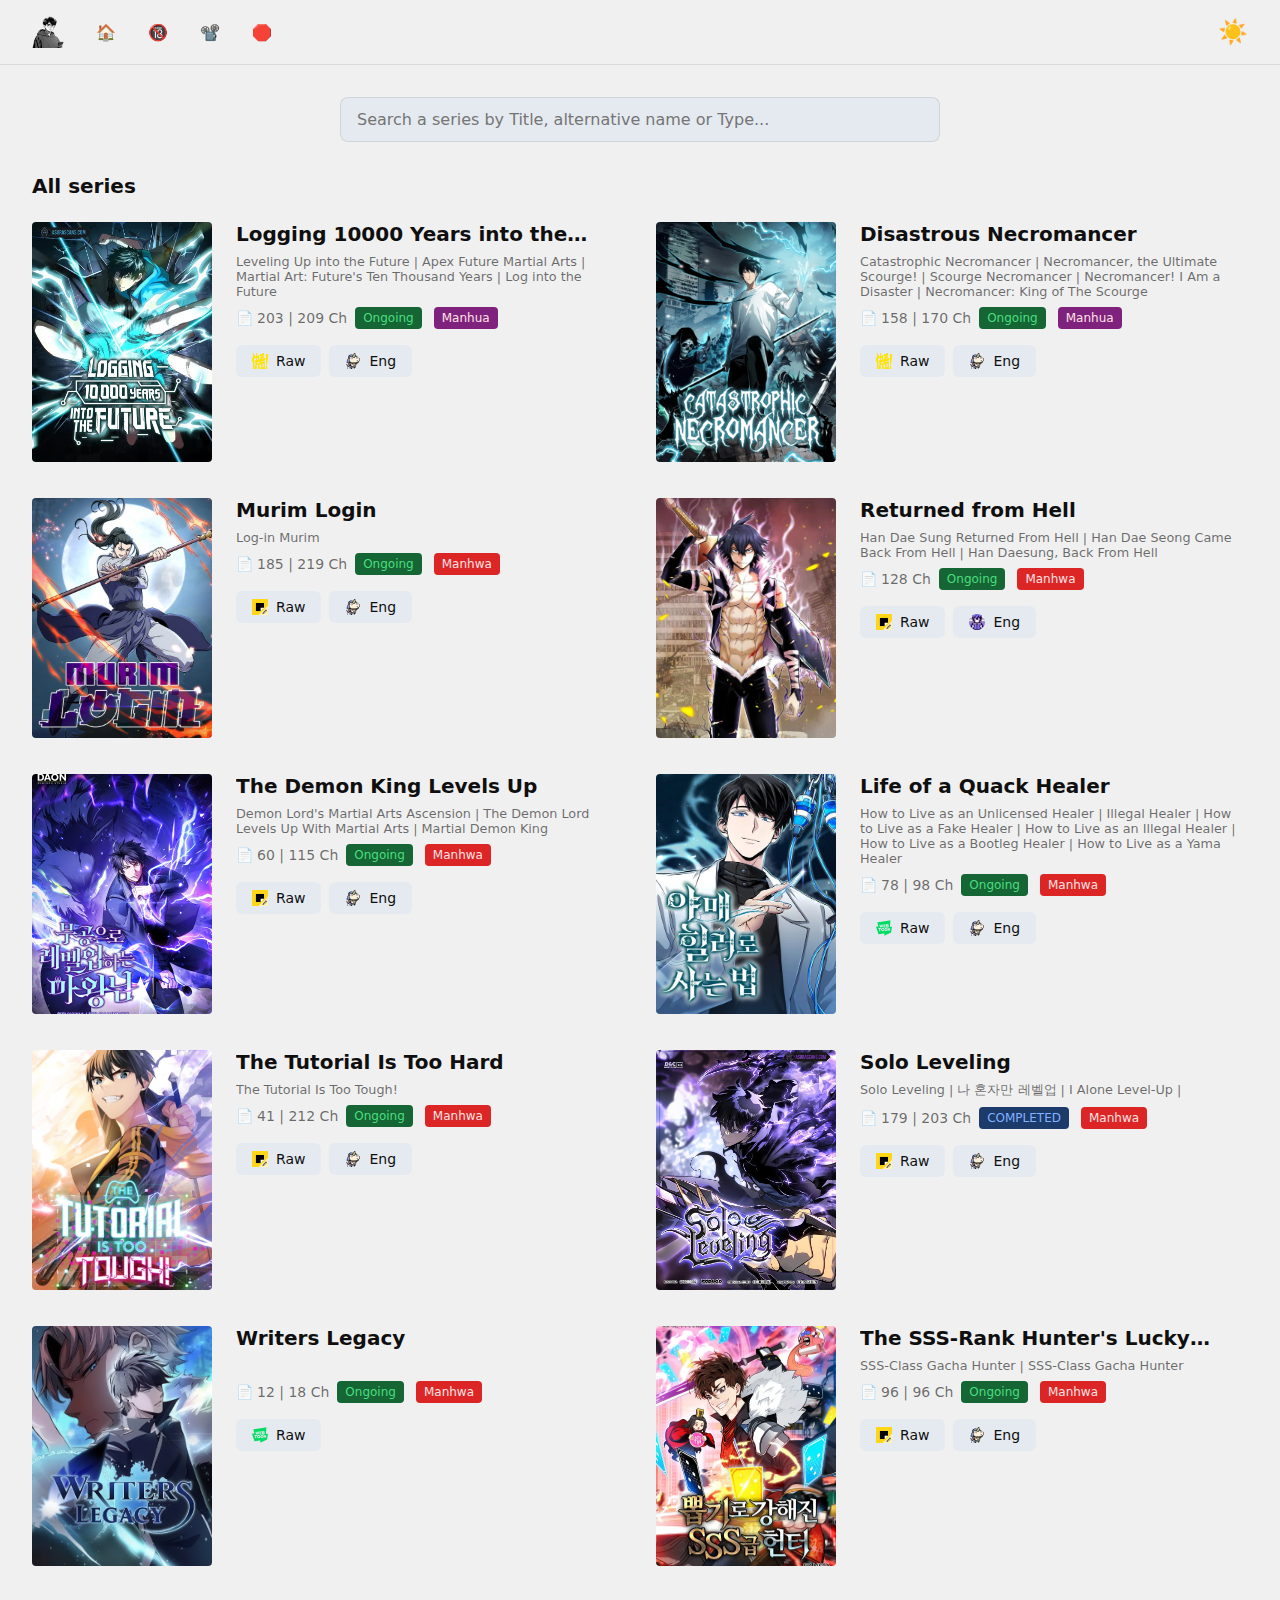
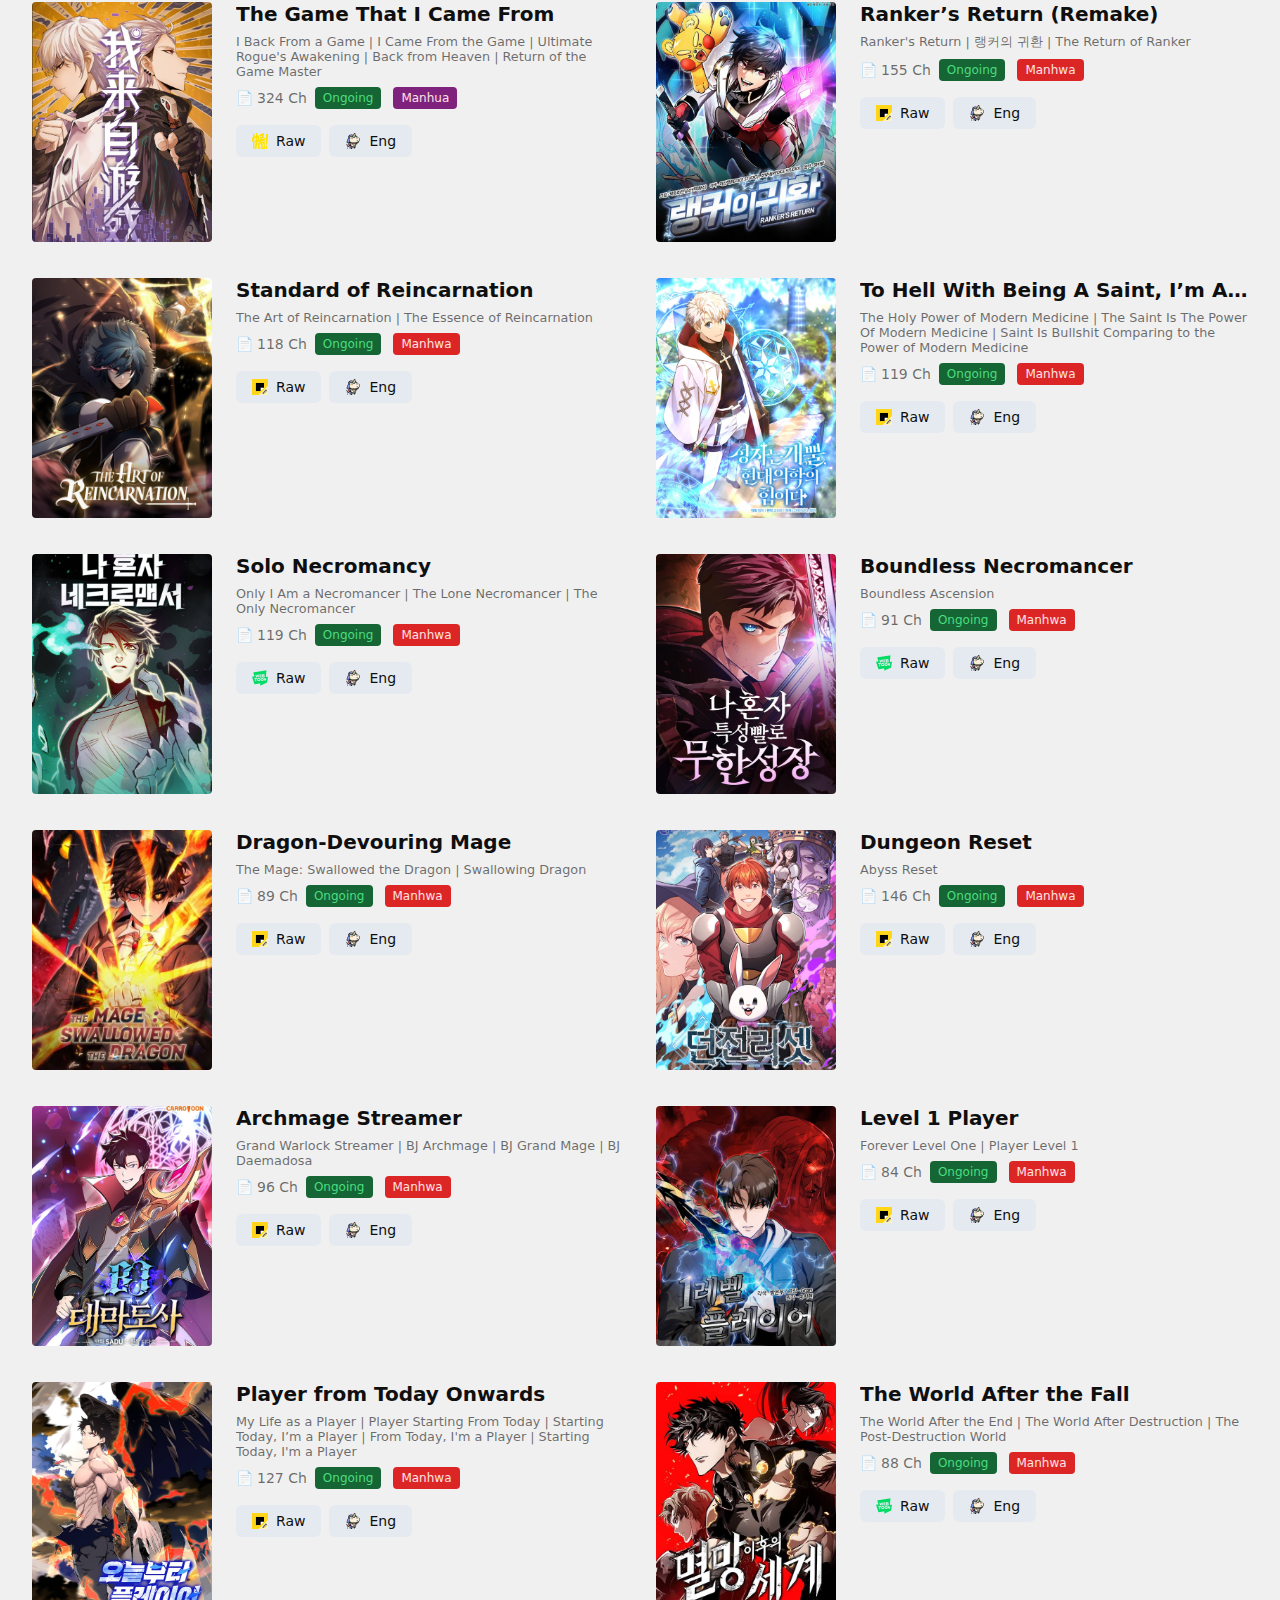
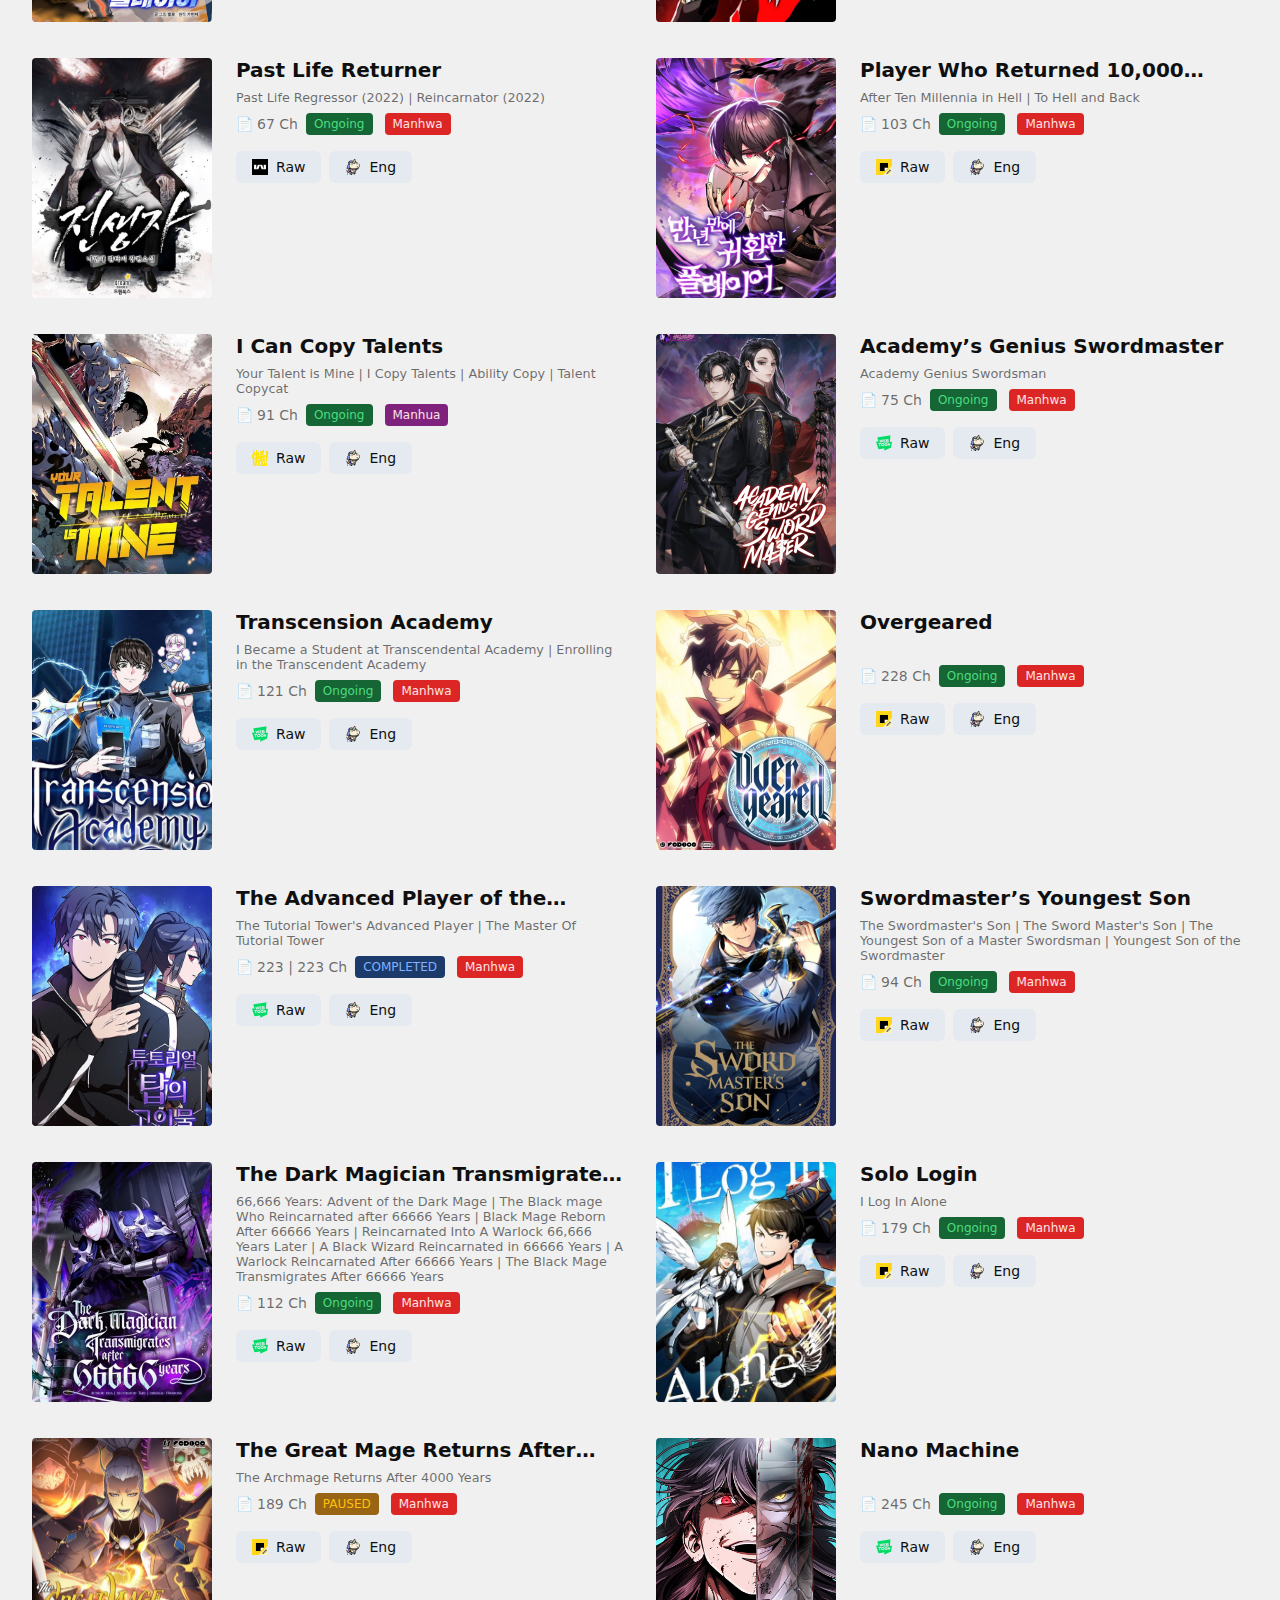
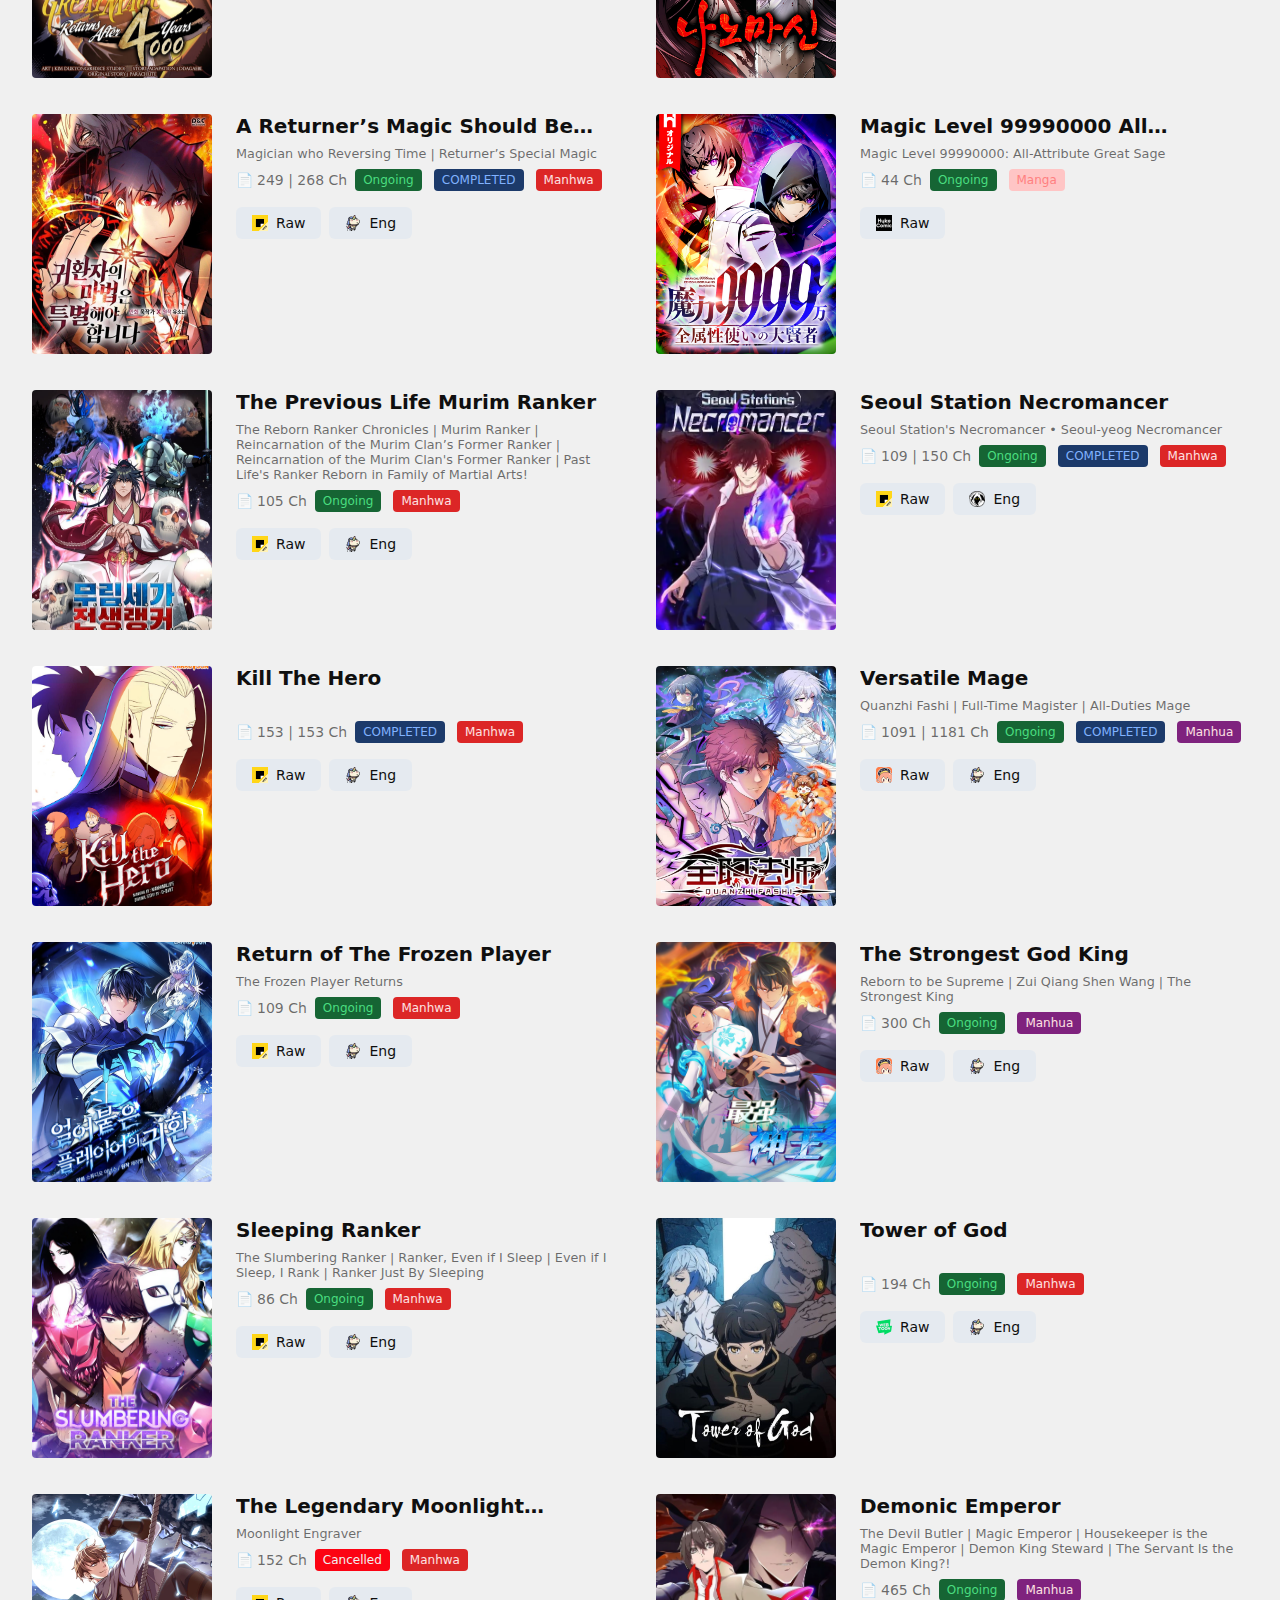
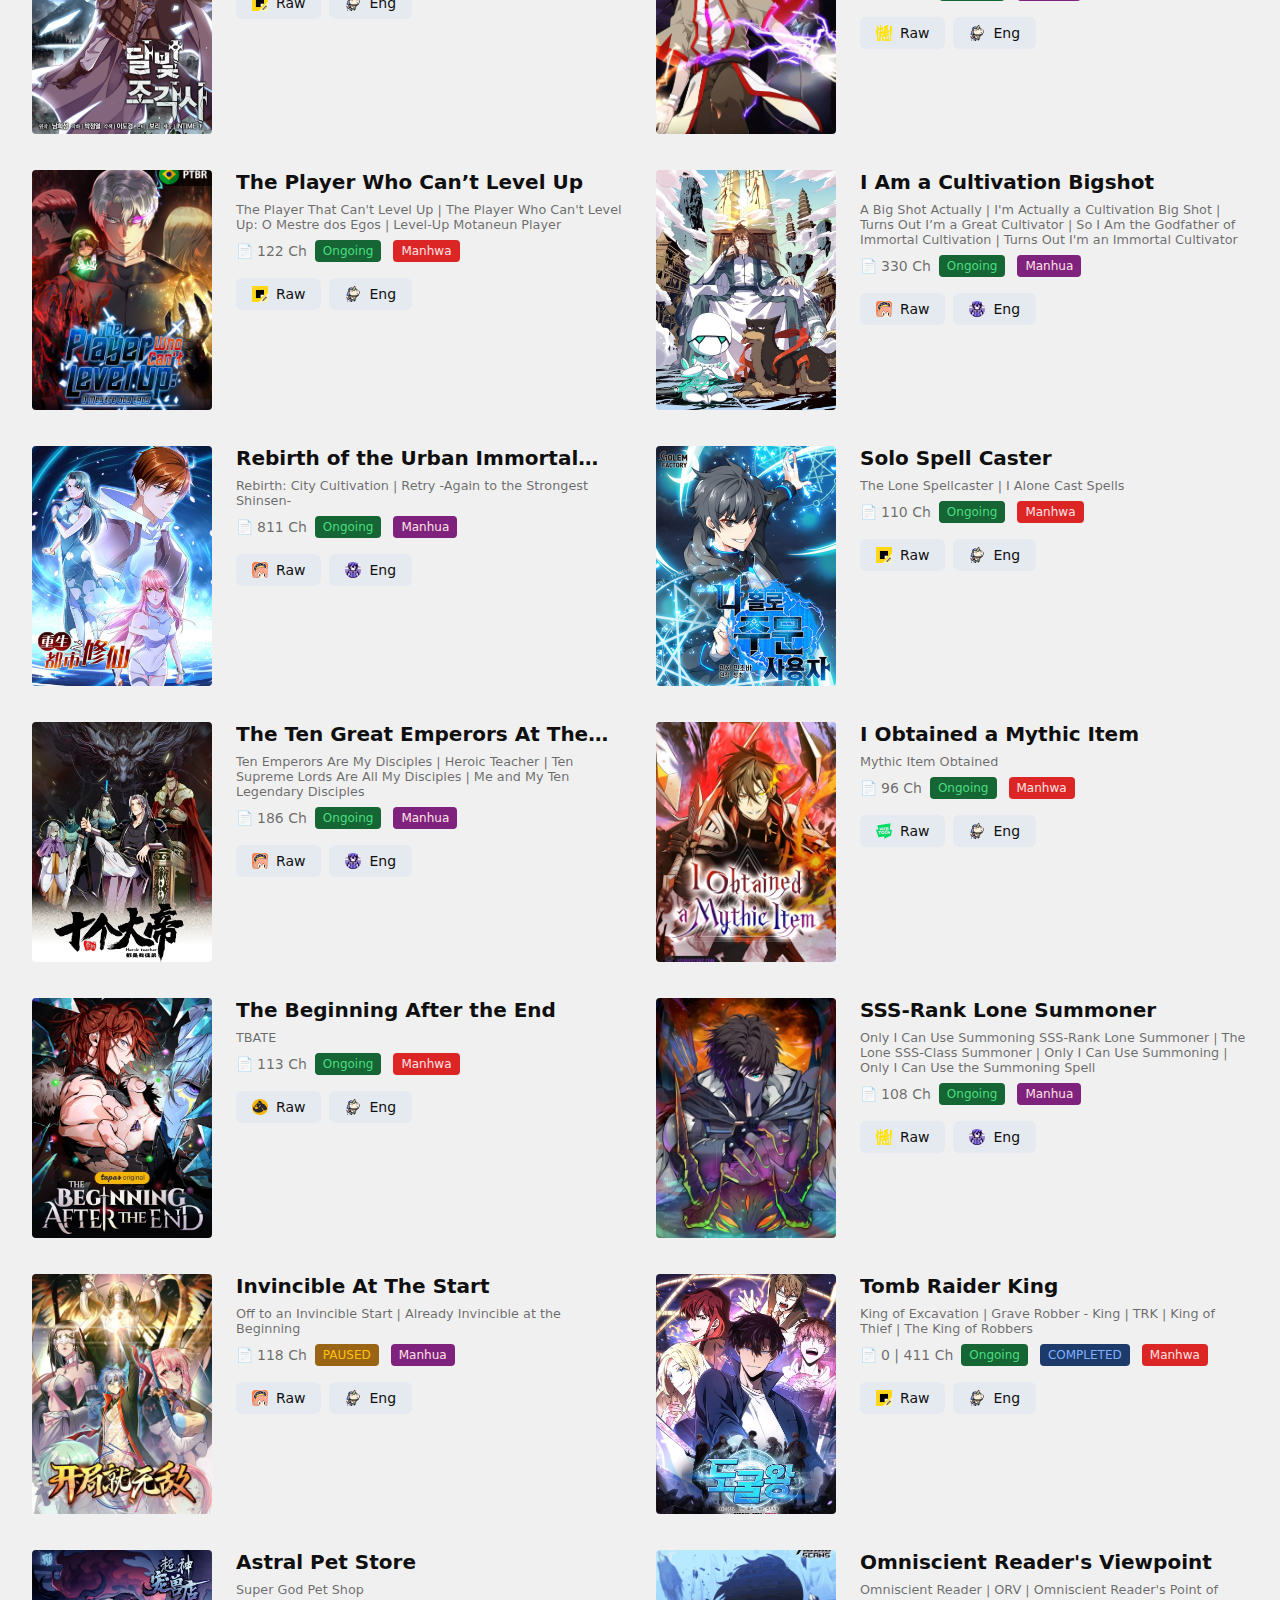
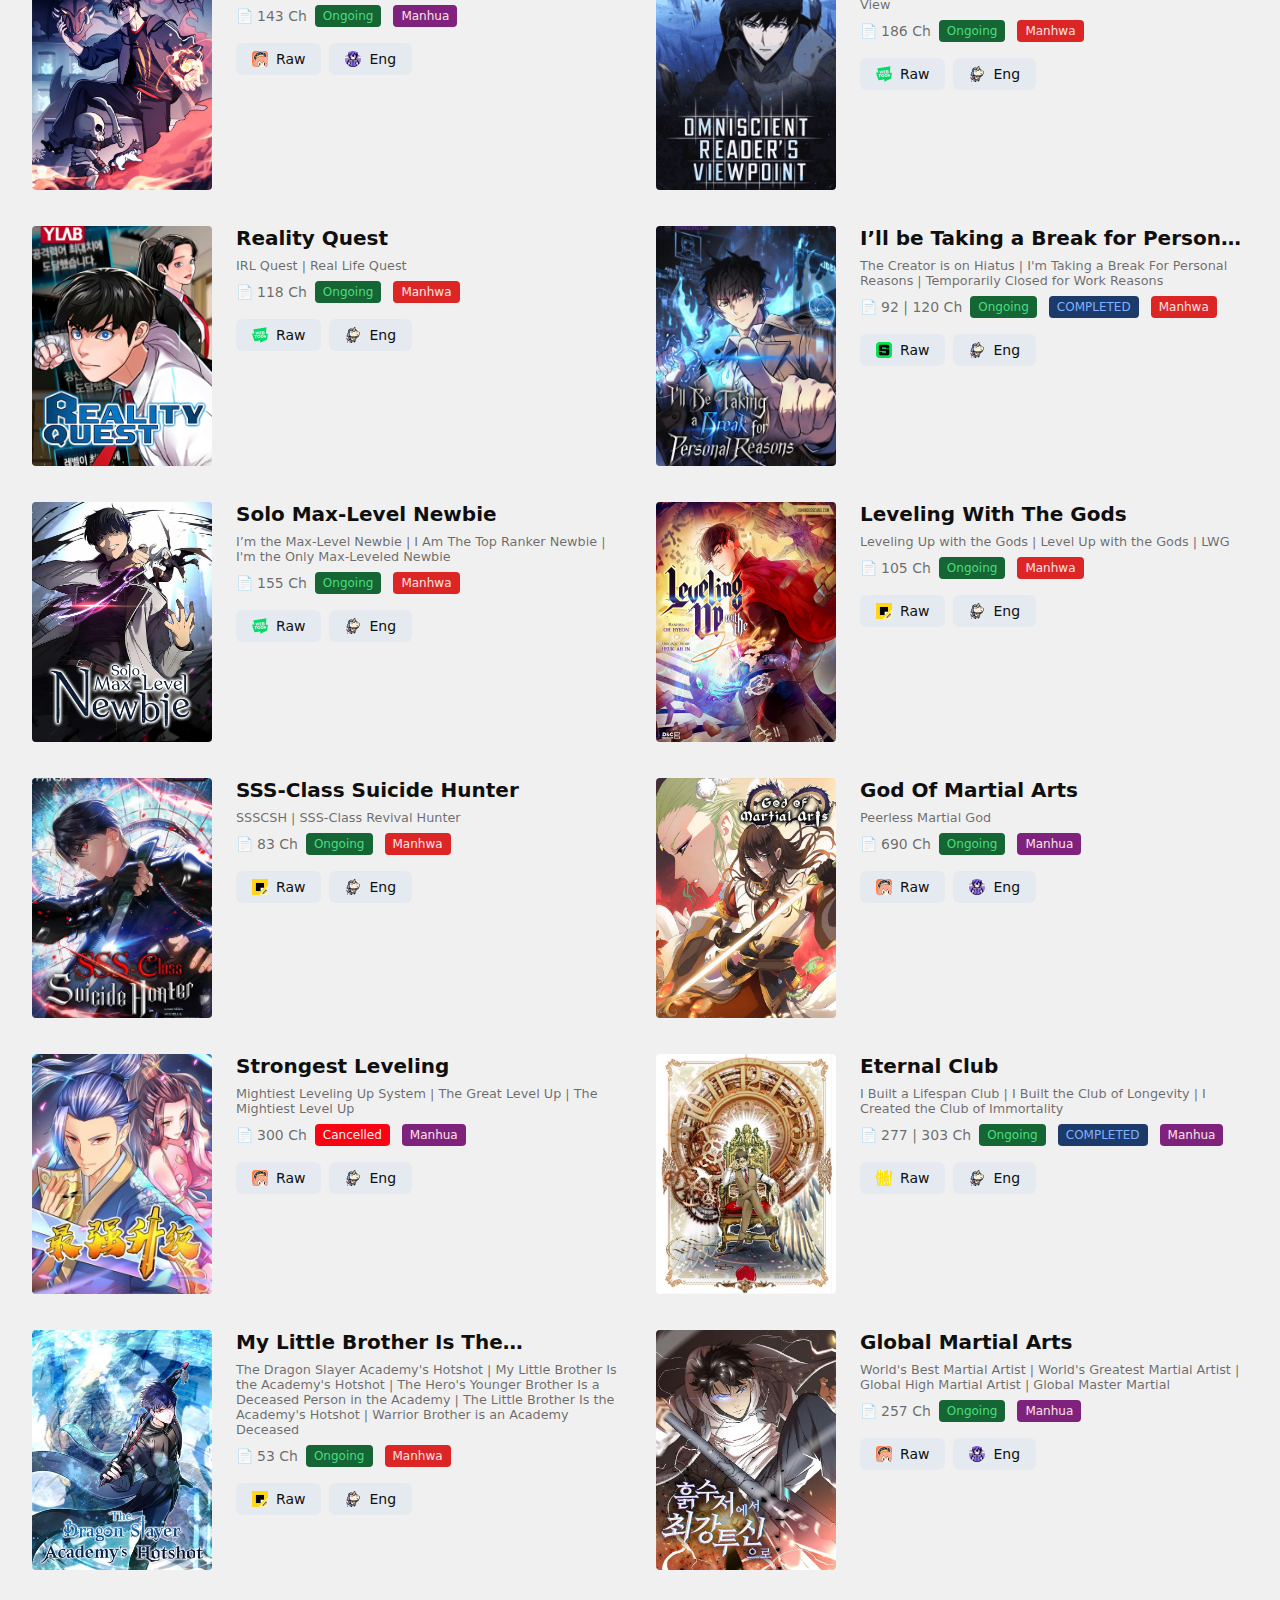
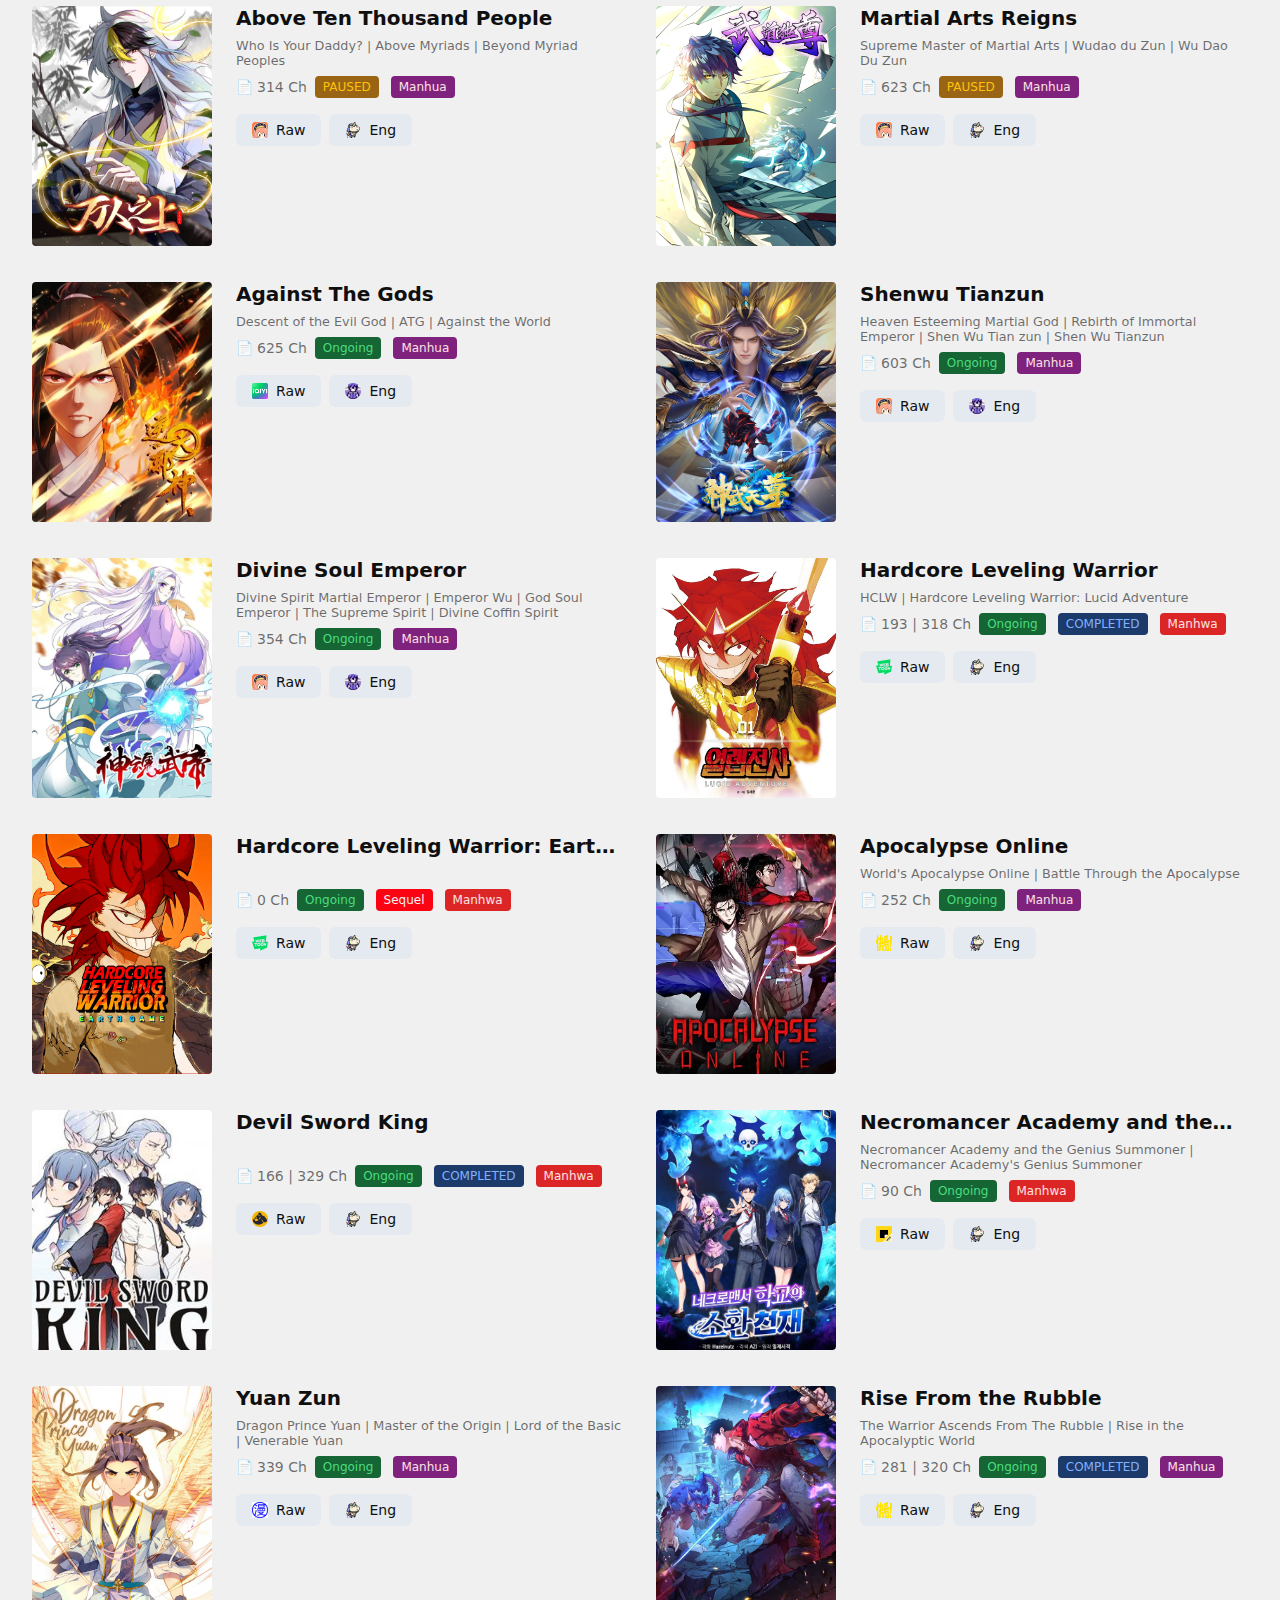
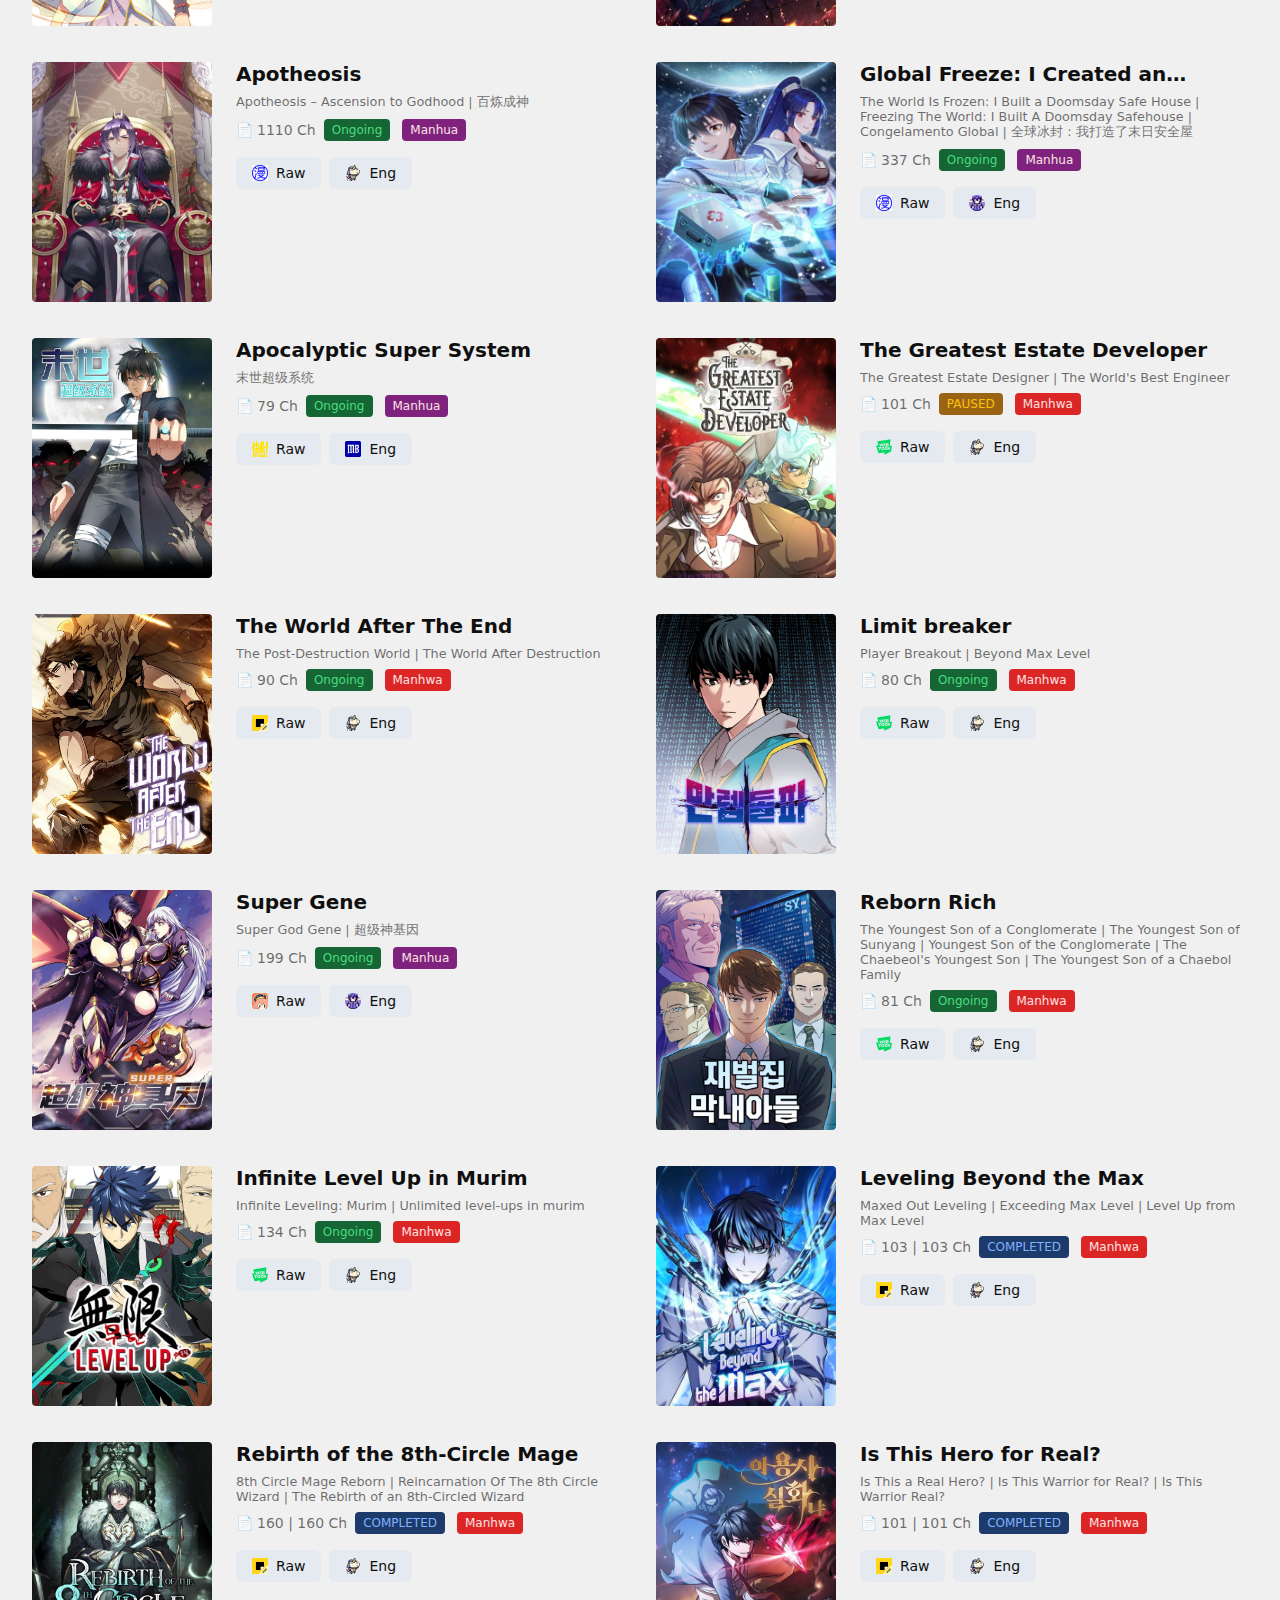
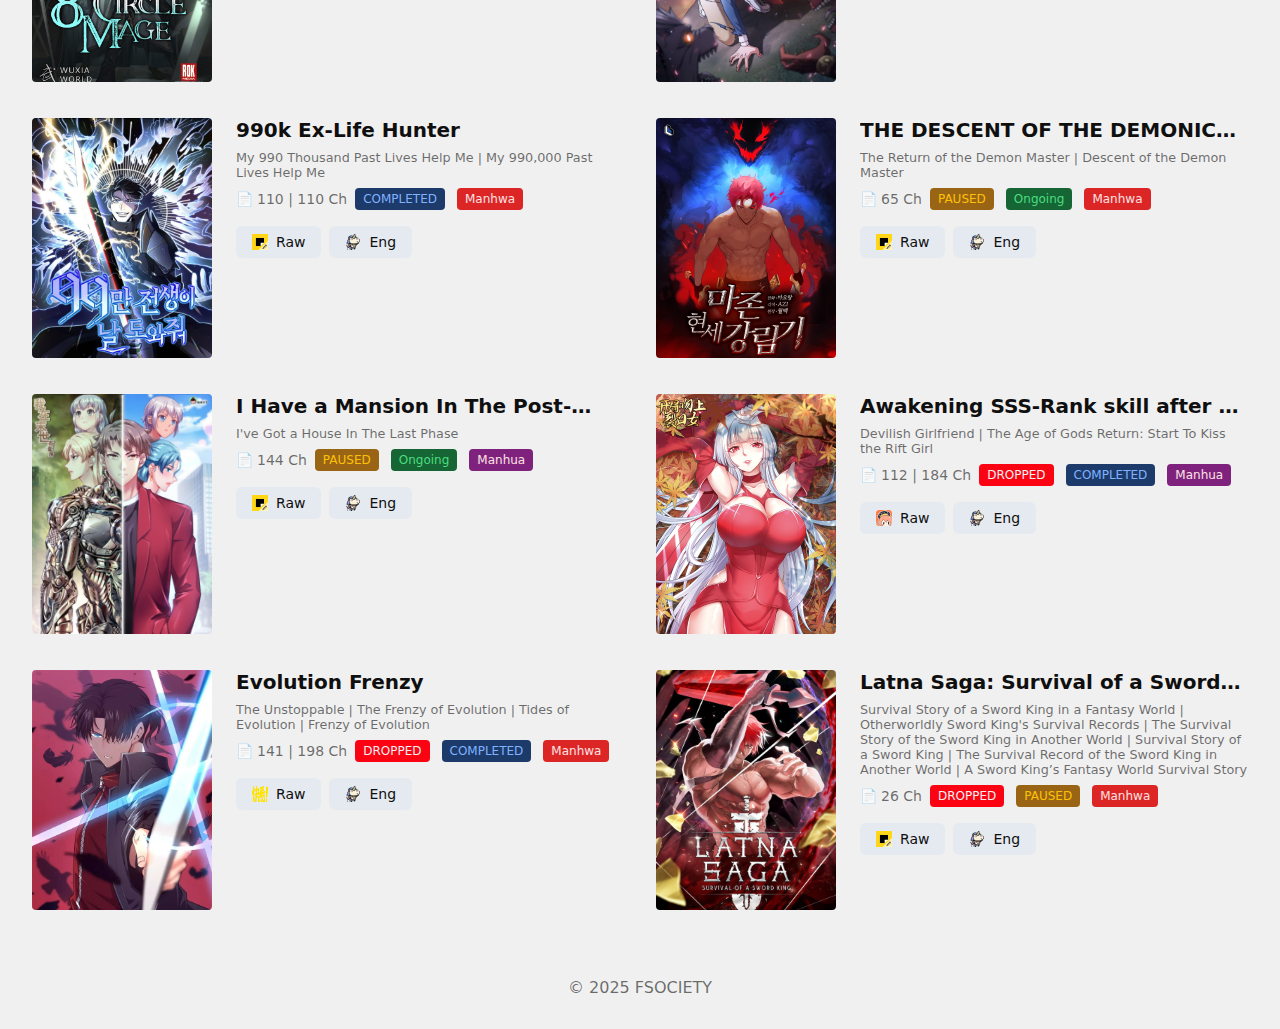
<file: index.html>
<!DOCTYPE html>
<html lang="en" data-theme="dark">
<head>
    <meta charset="UTF-8">
    <meta name="viewport" content="width=device-width, initial-scale=1.0">
    <title>DDoS</title>
    <style>
        * {
            margin: 0;
            padding: 0;
            box-sizing: border-box;
            font-family: system-ui, -apple-system, sans-serif;
        }

        :root {
            --bg-primary: rgb(13, 13, 13);
            --bg-secondary: rgba(30, 41, 59, 0.5);
            --bg-hover: rgba(51, 65, 85, 0.5);
            --text-primary: white;
            --text-secondary: rgba(255, 255, 255, 0.6);
            --border-color: rgba(255, 255, 255, 0.1);
        }

        html[data-theme="light"] {
            --bg-primary: rgb(240, 240, 240);
            --bg-secondary: rgba(226, 232, 240, 0.8);
            --bg-hover: rgba(203, 213, 225, 0.8);
            --text-primary: rgb(15, 15, 15);
            --text-secondary: rgba(15, 15, 15, 0.6);
            --border-color: rgba(15, 15, 15, 0.1);
        }

        body {
            background-color: var(--bg-primary);
            color: var(--text-primary);
            min-height: 100vh;
            transition: all 0.3s ease;
        }

        header {
            background-color: var(--bg-primary);
            padding: 0.75rem 1rem;
            border-bottom: 1px solid var(--border-color);
        }

        nav {
            max-width: 1400px;
            margin: 0 auto;
            display: flex;
            justify-content: space-between;
            align-items: center;
        }

        .nav-left {
            display: flex;
            align-items: center;
            gap: 2rem;
        }

        .nav-right {
            display: flex;
            align-items: center;
            gap: 1rem;
        }

        nav a {
            color: var(--text-primary);
            text-decoration: none;
            font-size: 0.9rem;
        }

        main {
            max-width: 1400px;
            margin: 0 auto;
            padding: 1.5rem 1rem;
        }

        h1 {
            font-size: 1.25rem;
            margin-bottom: 1.5rem;
            font-weight: 600;
        }

        .comics-container {
            display: flex;
            flex-direction: column;
            gap: 1.5rem;
        }

        .comic-card {
            display: flex;
            gap: 1rem;
        }

        .comic-cover {
            width: 120px;
            height: 160px;
            object-fit: cover;
            border-radius: 4px;
        }

        .comic-info {
            flex: 1;
            display: flex;
            flex-direction: column;
            gap: 0.5rem;
        }

        .comic-title {
            font-size: 1rem;
            font-weight: 600;
            color: var(--text-primary);
            display: -webkit-box;
            -webkit-line-clamp: 1;
            -webkit-box-orient: vertical;
            overflow: hidden;
        }

        .comic-original-title {
            color: var(--text-secondary);
            font-size: 0.8rem;
        }

        .comic-meta {
            display: flex;
            align-items: center;
            flex-wrap: wrap;
            gap: 0.5rem;
        }

        .chapters {
            color: var(--text-secondary);
            font-size: 0.875rem;
            display: flex;
            align-items: center;
            gap: 0.25rem;
        }

        .chapters::before {
            content: "📄";
            font-size: 0.875rem;
        }

        .status {
            padding: 0.25rem 0.5rem;
            border-radius: 4px;
            font-size: 0.75rem;
            font-weight: 500;
            margin-right: 0.25rem;
        }

        /* Status Colors - These remain the same in both light/dark mode */
        .status-Ongoing {
            background-color: rgb(22, 101, 52);
            color: rgb(74, 222, 128);
        }

        .status-paused {
            background-color: rgb(153, 101, 21);
            color: rgb(255, 193, 7);
        }

        .status-completed {
            background-color: rgb(28, 58, 106);
            color: rgb(129, 178, 255);
        }
        .status-Cancelled {
            background-color: rgb(252, 3, 19);
            color: rgb(242, 240, 240);
        }
        .status-dropped {
            background-color: rgb(252, 3, 19);
            color: rgb(242, 240, 240);
        }
        .status-Prequel {
            background-color: rgb(252, 3, 19);
            color: rgb(242, 240, 240);
        }
        .status-Sequel {
            background-color: rgb(252, 3, 19);
            color: rgb(242, 240, 240);
        }
        /* Tag button color */
        .status-Manhwa {
            background-color: rgb(220, 38, 38);
            color: rgb(254, 226, 226);
        }
        .status-manhua {
            background-color: rgb(127, 34, 126);
            color: rgb(254, 226, 226);
        }
        .status-Manga {
            background-color: rgb(255, 197, 197);
            color: rgb(255, 128, 128);
        }
        .comic-actions {
            display: flex;
            gap: 0.5rem;
            margin-top: 0.5rem;
        }

        /* Button Styles */
        .action-button {
            background-color: var(--bg-secondary);
            border: none;
            padding: 0.5rem 1rem;
            border-radius: 6px;
            cursor: pointer;
            display: flex;
            align-items: center;
            gap: 0.5rem;
            text-decoration: none;
            transition: background-color 0.2s;
        }

        .action-button:hover {
            background-color: var(--bg-hover);
        }

        .button-logo {
            width: 16px;
            height: 16px;
        }

        .button-text {
            color: var(--text-primary);
            font-size: 0.875rem;
            font-weight: 500;
        }

        footer {
            text-align: center;
            padding: 2rem;
            color: var(--text-secondary);
        }

        /* Search Bar Styles */
        .search-container {
            margin-bottom: 1.5rem;
            width: 100%;
        }

        .search-bar {
            width: 100%;
            padding: 0.75rem 1rem;
            border-radius: 8px;
            border: 1px solid var(--border-color);
            background-color: var(--bg-secondary);
            color: var(--text-primary);
            font-size: 1rem;
            transition: all 0.2s;
        }

        .search-bar:focus {
            outline: none;
            border-color: var(--text-secondary);
            box-shadow: 0 0 0 2px rgba(255, 255, 255, 0.1);
        }

        .no-results {
            text-align: center;
            padding: 2rem;
            color: var(--text-secondary);
            font-size: 1.1rem;
        }

        .logo {
            width: 32px;
            height: 32px;
        }

        /* Theme Toggle Button */
        .theme-toggle {
            background: none;
            border: none;
            cursor: pointer;
            font-size: 1.5rem;
            color: var(--text-primary);
            display: flex;
            align-items: center;
            justify-content: center;
        }

        /* Hamburger Menu Styles */
        .hamburger-menu {
            display: none;
            flex-direction: column;
            justify-content: space-between;
            width: 24px;
            height: 18px;
            cursor: pointer;
            background: none;
            border: none;
        }

        .hamburger-menu span {
            display: block;
            height: 2px;
            width: 100%;
            background-color: var(--text-primary);
            transition: all 0.3s ease;
        }
        
        /* Mobile nav styles */
        .mobile-nav {
            position: fixed;
            top: 0;
            left: 0;
            width: 100%;
            height: 100%;
            background-color: var(--bg-primary);
            z-index: 1000;
            transform: translateX(-100%);
            transition: transform 0.3s ease;
            display: flex;
            flex-direction: column;
            padding: 2rem;
        }

        .mobile-nav.active {
            transform: translateX(0);
        }

        .mobile-nav-header {
            display: flex;
            justify-content: space-between;
            align-items: center;
            margin-bottom: 2rem;
        }

        .close-menu {
            background: none;
            border: none;
            font-size: 1.5rem;
            color: var(--text-primary);
            cursor: pointer;
        }

        .mobile-nav-links {
            display: flex;
            flex-direction: column;
            gap: 1.5rem;
        }

        .mobile-nav-links a {
            font-size: 1.2rem;
            display: flex;
            align-items: center;
            gap: 1rem;
            color: var(--text-primary); /* This adds the text color */
            text-decoration: none; /* This removes the underline */
        }

        /* Responsive Styles */
        @media (max-width: 767px) {
            .nav-left a {
                display: none;
            }
            
            .hamburger-menu {
                display: flex;
                margin-right: 1rem;
            }
        }

        @media (min-width: 768px) {
            .comics-container {
                display: grid;
                grid-template-columns: repeat(2, 1fr);
                gap: 2rem;
            }

            .comic-card {
                gap: 1.5rem;
            }

            .comic-cover {
                width: 180px;
                height: 240px;
            }

            .comic-title {
                font-size: 1.25rem;
            }

            header {
                padding: 1rem 2rem;
            }

            main {
                padding: 2rem;
            }

            nav a {
                font-size: 1rem;
            }

            .search-container {
                max-width: 600px;
                margin: 0 auto 2rem auto;
            }
            
            .mobile-nav {
                display: none;
            }
        }
    </style>
</head>
<body>
    <header>
        <nav>
            <div class="nav-left">
                <button class="hamburger-menu" id="hamburgerMenu" aria-label="Open navigation menu">
                    <span></span>
                    <span></span>
                    <span></span>
                </button>
                <img src="img/icons/logo.png" alt="Logo" class="logo">
                <a href="#">🏠</a>
                <a href="#">🔞</a>
                <a href="#">📽️</a>
                <a href="#">🛑</a>
            </div>
            <div class="nav-right">
                <button id="themeToggle" class="theme-toggle" aria-label="Toggle theme">
                    <span id="themeIcon">🌙</span>
                </button>
            </div>
        </nav>
    </header>

    <!-- Mobile Navigation Menu -->
    <div class="mobile-nav" id="mobileNav">
        <div class="mobile-nav-header">
            <img src="img/icons/logo.png" alt="Logo" class="logo">
            <button class="close-menu" id="closeMenu" aria-label="Close navigation menu">✖</button>
        </div>
        <div class="mobile-nav-links">
            <a href="#">🏠 Home</a>
            <a href="#">🔞 NSFW</a>
            <a href="#">📽️ Movies</a>
            <a href="#">🛑 Blocked</a>
        </div>
    </div>

    <main>
        <div class="search-container">
            <input type="text" id="searchBar" class="search-bar" placeholder="Search a series by Title, alternative name or Type..." aria-label="Search comics">
        </div>
        <h1>All series</h1>
        <div class="comics-container" id="comicsContainer">
            <!-- Comics will be inserted here by JavaScript -->
        </div>
    </main>

    <footer>
        <p>© 2025 FSOCIETY</p>
    </footer>

    <script>
        // Theme toggle functionality
        const htmlElement = document.documentElement;
        const themeToggle = document.getElementById('themeToggle');
        const themeIcon = document.getElementById('themeIcon');

        // Check for saved theme preference or use device preference
        const savedTheme = localStorage.getItem('theme');
        if (savedTheme) {
            htmlElement.setAttribute('data-theme', savedTheme);
            updateThemeIcon(savedTheme);
        } else {
            // Use device preference if available
            const prefersDarkMode = window.matchMedia('(prefers-color-scheme: dark)').matches;
            const initialTheme = prefersDarkMode ? 'dark' : 'light';
            htmlElement.setAttribute('data-theme', initialTheme);
            updateThemeIcon(initialTheme);
        }

        // Toggle theme function
        function toggleTheme() {
            const currentTheme = htmlElement.getAttribute('data-theme');
            const newTheme = currentTheme === 'dark' ? 'light' : 'dark';
            
            htmlElement.setAttribute('data-theme', newTheme);
            localStorage.setItem('theme', newTheme);
            updateThemeIcon(newTheme);
        }

        // Update theme icon based on current theme
        function updateThemeIcon(theme) {
            themeIcon.textContent = theme === 'dark' ? '🌙' : '☀️';
        }

        themeToggle.addEventListener('click', toggleTheme);

        // Mobile menu functionality
        const hamburgerMenu = document.getElementById('hamburgerMenu');
        const mobileNav = document.getElementById('mobileNav');
        const closeMenu = document.getElementById('closeMenu');

        hamburgerMenu.addEventListener('click', () => {
            mobileNav.classList.add('active');
            document.body.style.overflow = 'hidden'; // Prevent scrolling when menu is open
        });

        closeMenu.addEventListener('click', () => {
            mobileNav.classList.remove('active');
            document.body.style.overflow = 'auto'; // Restore scrolling
        });

    // Comics data
    const comics = [
      {
        title: "Logging 10000 Years into the Future",
        originalTitle: "Leveling Up into the Future | Apex Future Martial Arts | Martial Art: Future's Ten Thousand Years | Log into the Future",
        chapters: 203,
        origChapter: 209, // Orginal chapter Available
        statuses: ["Ongoing", "Manhua"],// Replace with [ Ongoing, PAUSED, COMPLETED, Cancelled, DROPPED | Manhwa, Manhua, Manga ]
        image: "img/cover/Logging-10000-Years-into-the-Future.webp", // Replace with your image URL
        RawLink: "https://www.kuaikanmanhua.com/web/topic/17161/", // Replace with your RAW URL
        EngLink: "https://comick.io/comic/apex-future-martial-arts", // Replace with your ENG URL
        rawIcon: "img/icons/kuaikan.png", // Replace with your RAW icon image
        engIcon: "img/icons/comick.webp" // Replace with your ENG icon image
      },
      {
        title: "Disastrous Necromancer",
        originalTitle: "Catastrophic Necromancer | Necromancer, the Ultimate Scourge! | Scourge Necromancer | Necromancer! I Am a Disaster | Necromancer: King of The Scourge",
        chapters: 158,
        origChapter: 170,
        statuses: ["Ongoing", "Manhua"],
        image: "img/cover/Disastrous_Necromancer.png",
        RawLink: "https://www.kuaikanmanhua.com/web/topic/18819/",
        EngLink: "https://comick.io/comic/catastrophic-necromancer",
        rawIcon: "img/icons/kuaikan.png",
        engIcon: "img/icons/comick.webp"
      },
      {
        title: "Murim Login",
        originalTitle: "Log-in Murim",
        chapters: 185,
        origChapter: 219,
        statuses: ["Ongoing", "Manhwa"],
        image: "img/cover/Murim_Login.webp",
        RawLink: "https://page.kakao.com/content/54872059",
        EngLink: "https://comick.io/comic/01-murim-login",
        rawIcon: "img/icons/kakao.png",
        engIcon: "img/icons/comick.webp"
      },
      {
        title: "Returned from Hell",
        originalTitle: "Han Dae Sung Returned From Hell | Han Dae Seong Came Back From Hell | Han Daesung, Back From Hell",
        chapters: 128,
        statuses: ["Ongoing", "Manhwa"],
        image: "img/cover/Returned_from_Hell.jpg",
        RawLink: "https://page.kakao.com/content/61269335",
        EngLink: "https://snowmtl.ru/comics/returned-from-hell",
        rawIcon: "img/icons/kakao.png",
        engIcon: "img/icons/snowmachine.png"
      },
      {
        title: "The Demon King Levels Up",
        originalTitle: "Demon Lord's Martial Arts Ascension | The Demon Lord Levels Up With Martial Arts | Martial Demon King",
        chapters: 60,
        origChapter: 115,
        statuses: ["Ongoing", "Manhwa"],
        image: "img/cover/The_Demon_King_Levels_Up.jpg",
        RawLink: "https://page.kakao.com/content/60477730",
        EngLink: "https://comick.io/comic/01-demon-lord-s-martial-arts-ascension",
        rawIcon: "img/icons/kakao.png",
        engIcon: "img/icons/comick.webp"
      },
      {
        title: "Life of a Quack Healer",
        originalTitle: "How to Live as an Unlicensed Healer | Illegal Healer | How to Live as a Fake Healer | How to Live as an Illegal Healer | How to Live as a Bootleg Healer | How to Live as a Yama Healer",
        chapters: 78,
        origChapter: 98, // Orginal chapter Available
        statuses: ["Ongoing", "Manhwa"],
        image: "img/cover/Life_of_a_Quack_Healer.jpg",
        RawLink: "https://comic.naver.com/webtoon/list?titleId=808757&utm_source=comick",
        EngLink: "https://comick.io/comic/02-how-to-live-as-an-unlicensed-healer",
        rawIcon: "img/icons/webtoon.png",
        engIcon: "img/icons/comick.webp"
      },
      {
        title: "The Tutorial Is Too Hard ",
        originalTitle: "The Tutorial Is Too Tough!",
        chapters: 41,
        origChapter: 212,
        statuses: ["Ongoing", "Manhwa"],
        image: "img/cover/The_Tutorial_Is_Too_Tough.webp",
        RawLink: "https://page.kakao.com/content/56443245",
        EngLink: "https://comick.io/comic/01-the-tutorial-is-too-hard",
        rawIcon: "img/icons/kakao.png",
        engIcon: "img/icons/comick.webp"
      },
      {
        title: "Solo Leveling",
        originalTitle: "Solo Leveling | 나 혼자만 레벨업 | I Alone Level-Up | ",
        chapters: 179,
        origChapter: 203,
        statuses: ["COMPLETED", "Manhwa"],
        image: "img/cover/Solo_Leveling.jpg",
        RawLink: "https://page.kakao.com/content/50866481?utm_source=comick",
        EngLink: "https://example.com/favorites",
        rawIcon: "img/icons/kakao.png",
        engIcon: "img/icons/comick.webp"
      },
      {
        title: "Writers Legacy",
        originalTitle: "‎ ",
        chapters: 12,
        origChapter: 18,
        statuses: ["Ongoing", "Manhwa"],
        image: "img/cover/Writers_Legacy.jpg",
        RawLink: "https://www.webtoons.com/en/action/writers-legacy/list?title_no=7255",
        EngLink: "",
        rawIcon: "img/icons/webtoon.png",
        engIcon: "img/icons/comick.webp"
      },
      {
        title: "The SSS-Rank Hunter's Lucky Draw",
        originalTitle: "SSS-Class Gacha Hunter | SSS-Class Gacha Hunter",
        chapters: 96,
        origChapter: 96,
        statuses: ["Ongoing", "Manhwa"],
        image: "img/cover/sss-class-gacha-hunter.webp",
        RawLink: "https://page.kakao.com/content/57925268",
        EngLink: "https://comick.io/comic/00-sss-class-gacha-hunter",
        rawIcon: "img/icons/kakao.png",
        engIcon: "img/icons/comick.webp"
      },
      {
        title: "The Game That I Came From",
        originalTitle: "I Back From a Game | I Came From the Game | Ultimate Rogue's Awakening | Back from Heaven | Return of the Game Master ",
        chapters: 324,
        statuses: ["Ongoing", "Manhua"],
        image: "img/cover/The_Game_That_I_Came_From.jpg",
        RawLink: "https://www.kuaikanmanhua.com/web/topic/10235/",
        EngLink: "https://comick.io/comic/00-the-game-that-i-came-from",
        rawIcon: "img/icons/kuaikan.png",
        engIcon: "img/icons/comick.webp"
      },
      {
        title: "Ranker’s Return (Remake)",
        originalTitle: "Ranker's Return | 랭커의 귀환 | The Return of Ranker",
        chapters: 155,
        statuses: ["Ongoing", "Manhwa"],
        image: "img/cover/Ranker_Return.jpg",
        RawLink: "https://page.kakao.com/content/57552517",
        EngLink: "https://comick.io/comic/01-ranker-s-return-2021",
        rawIcon: "img/icons/kakao.png",
        engIcon: "img/icons/comick.webp"
      },
      {
        title: "Standard of Reincarnation",
        originalTitle: "The Art of Reincarnation | The Essence of Reincarnation",
        chapters: 118,
        statuses: ["Ongoing", "Manhwa"],
        image: "img/cover/Standard_of_Reincarnation.jpg",
        RawLink: "https://page.kakao.com/content/59770428",
        EngLink: "https://comick.io/comic/01-standard-of-reincarnation",
        rawIcon: "img/icons/kakao.png",
        engIcon: "img/icons/comick.webp"
      },
      {
        title: "To Hell With Being A Saint, I’m A Doctor",
        originalTitle: "The Holy Power of Modern Medicine | The Saint Is The Power Of Modern Medicine | Saint Is Bullshit Comparing to the Power of Modern Medicine",
        chapters: 119,
        statuses: ["Ongoing", "Manhwa"],
        image: "img/cover/The_Holy_Power_of_Modern_Medicine.jpg",
        RawLink: "https://page.kakao.com/content/59422125",
        EngLink: "https://comick.io/comic/00-to-hell-with-being-a-saint-i-m-a-doctor",
        rawIcon: "img/icons/kakao.png",
        engIcon: "img/icons/comick.webp"
      },
      {
        title: "Solo Necromancy",
        originalTitle: "Only I Am a Necromancer | The Lone Necromancer | The Only Necromancer",
        chapters: 119,
        statuses: ["Ongoing", "Manhwa"],
        image: "img/cover/Solo_Necromancy.jpg",
        RawLink: "https://comic.naver.com/webtoon/list?titleId=780170",
        EngLink: "https://comick.io/comic/00-the-lone-necromancer",
        rawIcon: "img/icons/webtoon.png",
        engIcon: "img/icons/comick.webp"
      },
      {
        title: "Boundless Necromancer",
        originalTitle: "Boundless Ascension",
        chapters: 91,
        statuses: ["Ongoing", "Manhwa"],
        image: "img/cover/Boundless_Necromancer.jpg",
        RawLink: "https://comic.naver.com/webtoon/list?titleId=803909",
        EngLink: "https://comick.io/comic/00-boundless-necromancer",
        rawIcon: "img/icons/webtoon.png",
        engIcon: "img/icons/comick.webp"
      },
      {
        title: "Dragon-Devouring Mage",
        originalTitle: "The Mage: Swallowed the Dragon | Swallowing Dragon",
        chapters: 89,
        statuses: ["Ongoing", "Manhwa"],
        image: "img/cover/Swallowing_Dragon.jpg",
        RawLink: "https://page.kakao.com/content/62396267",
        EngLink: "https://comick.io/comic/00-dragon-devouring-mage",
        rawIcon: "img/icons/kakao.png",
        engIcon: "img/icons/comick.webp"
      },
      {
        title: "Dungeon Reset",
        originalTitle: "Abyss Reset",
        chapters: 146,
        statuses: ["Ongoing", "Manhwa"],
        image: "img/cover/Dungeon_Reset.jpg",
        RawLink: "https://page.kakao.com/content/54471153",
        EngLink: "https://comick.io/comic/00-dungeon-reset",
        rawIcon: "img/icons/kakao.png",
        engIcon: "img/icons/comick.webp"
      },
      {
        title: "Archmage Streamer",
        originalTitle: "Grand Warlock Streamer | BJ Archmage | BJ Grand Mage | BJ Daemadosa",
        chapters: 96,
        statuses: ["Ongoing", "Manhwa"],
        image: "img/cover/Archmage_Streamer.jpg",
        RawLink: "https://page.kakao.com/content/57781183",
        EngLink: "https://comick.io/comic/02-bj-archmage",
        rawIcon: "img/icons/kakao.png",
        engIcon: "img/icons/comick.webp"
      },
      {
        title: "Level 1 Player",
        originalTitle: "Forever Level One | Player Level 1",
        chapters: 84,
        statuses: ["Ongoing", "Manhwa"],
        image: "img/cover/Level_1_Player.jpg",
        RawLink: "https://page.kakao.com/content/58502656",
        EngLink: "https://comick.io/comic/01-level-1-player",
        rawIcon: "img/icons/kakao.png",
        engIcon: "img/icons/comick.webp"
      },
      {
        title: "Player from Today Onwards",
        originalTitle: "My Life as a Player | Player Starting From Today | Starting Today, I’m a Player | From Today, I'm a Player | Starting Today, I'm a Player",
        chapters: 127,
        statuses: ["Ongoing", "Manhwa"],
        image: "img/cover/Player_from_Today_Onwards.jpg",
        RawLink: "https://page.kakao.com/content/57708549",
        EngLink: "https://comick.io/comic/00-player-from-today-onwards",
        rawIcon: "img/icons/kakao.png",
        engIcon: "img/icons/comick.webp"
      },
      {
        title: "The World After the Fall",
        originalTitle: "The World After the End | The World After Destruction | The Post-Destruction World",
        chapters: 88,
        statuses: ["Ongoing", "Manhwa"],
        image: "img/cover/The_World_After_the_Fall.jpg",
        RawLink: "https://comic.naver.com/webtoon/list?titleId=789979",
        EngLink: "https://comick.io/comic/02-the-world-after-the-fall",
        rawIcon: "img/icons/webtoon.png",
        engIcon: "img/icons/comick.webp"
      },
      {
        title: "Past Life Returner",
        originalTitle: "Past Life Regressor (2022) | Reincarnator (2022)",
        chapters: 67,
        statuses: ["Ongoing", "Manhwa"],
        image: "img/cover/Past_Life_Returner.jpg",
        RawLink: "https://webtoon.kakao.com/content/%EC%A0%84%EC%83%9D%EC%9E%90/3130?tab=episode",
        EngLink: "https://comick.io/comic/00-past-life-regressor",
        rawIcon: "img/icons/webtoon_kakao.png",
        engIcon: "img/icons/comick.webp"
      },
      {
        title: "Player Who Returned 10,000 Years Later",
        originalTitle: "After Ten Millennia in Hell | To Hell and Back",
        chapters: 103,
        statuses: ["Ongoing", "Manhwa"],
        image: "img/cover/After_Ten_Millennia_in_Hell.jpg",
        RawLink: "https://page.kakao.com/content/59883324",
        EngLink: "https://comick.io/comic/00-player-who-returned-10-000-years-later",
        rawIcon: "img/icons/kakao.png",
        engIcon: "img/icons/comick.webp"
      },
      {
        title: "I Can Copy Talents",
        originalTitle: " Your Talent is Mine | I Copy Talents | Ability Copy | Talent Copycat",
        chapters: 91,
        statuses: ["Ongoing", "Manhua"],
        image: "img/cover/I_Can_Copy_Talents.jpg",
        RawLink: "https://www.kuaikanmanhua.com/web/topic/11086/",
        EngLink: "https://comick.io/comic/your-talent-is-mine",
        rawIcon: "img/icons/kuaikan.png",
        engIcon: "img/icons/comick.webp"
      },
      {
        title: "Academy’s Genius Swordmaster",
        originalTitle: "Academy Genius Swordsman",
        chapters: 75,
        statuses: ["Ongoing", "Manhwa"],
        image: "img/cover/Academy_Genius_Swordmaster.png",
        RawLink: "https://comic.naver.com/webtoon/list?titleId=813564",
        EngLink: "https://comick.io/comic/00-academy-genius-swordsman",
        rawIcon: "img/icons/webtoon.png",
        engIcon: "img/icons/comick.webp"
      },
      {
        title: "Transcension Academy",
        originalTitle: "I Became a Student at Transcendental Academy | Enrolling in the Transcendent Academy",
        chapters: 121,
        statuses: ["Ongoing", "Manhwa"],
        image: "img/cover/Transcension_Academy.jpg",
        RawLink: "https://comic.naver.com/webtoon/list?titleId=797222",
        EngLink: "https://comick.io/comic/02-transcension-academy",
        rawIcon: "img/icons/webtoon.png",
        engIcon: "img/icons/comick.webp"
      },
      {
        title: "Overgeared",
        originalTitle: "‎ ",
        chapters: 228,
        statuses: ["Ongoing", "Manhwa"],
        image: "img/cover/Overgeared.jpg",
        RawLink: "https://page.kakao.com/content/54727849",
        EngLink: "https://comick.io/comic/00-overgeared-team-argo",
        rawIcon: "img/icons/kakao.png",
        engIcon: "img/icons/comick.webp"
      },
      {
        title: "The Advanced Player of the Tutorial Tower",
        originalTitle: "The Tutorial Tower's Advanced Player | The Master Of Tutorial Tower",
        chapters: 223,
        origChapter: 223,
        statuses: ["COMPLETED", "Manhwa"],
        image: "img/cover/The_Advanced_Player_of_the_Tutorial_Tower.png",
        RawLink: "https://comic.naver.com/webtoon/list?titleId=738694",
        EngLink: "https://comick.io/comic/01-the-tutorial-tower-s-advanced-player",
        rawIcon: "img/icons/webtoon.png",
        engIcon: "img/icons/comick.webp"
      },
      {
        title: "Swordmaster’s Youngest Son",
        originalTitle: "The Swordmaster's Son | The Sword Master's Son | The Youngest Son of a Master Swordsman | Youngest Son of the Swordmaster",
        chapters: 94,
        statuses: ["Ongoing", "Manhwa"],
        image: "img/cover/Swordmaster_Youngest_Son.jpg",
        RawLink: "https://page.kakao.com/content/59264548",
        EngLink: "https://comick.io/comic/02-swordmaster-s-youngest-son",
        rawIcon: "img/icons/kakao.png",
        engIcon: "img/icons/comick.webp"
      },
      {
        title: "The Dark Magician Transmigrates After 66666 Years",
        originalTitle: "66,666 Years: Advent of the Dark Mage | The Black mage Who Reincarnated after 66666 Years | Black Mage Reborn After 66666 Years | Reincarnated Into A Warlock 66,666 Years Later | A Black Wizard Reincarnated in 66666 Years | A Warlock Reincarnated After 66666 Years | The Black Mage Transmigrates After 66666 Years",
        chapters: 112,
        statuses: ["Ongoing", "Manhwa"],
        image: "img/cover/the-dark-magician-transmigrates-after-66666-years.webp",
        RawLink: "https://comic.naver.com/webtoon/list?titleId=775141",
        EngLink: "https://comick.io/comic/04-the-dark-magician-transmigrates-after-66666-years",
        rawIcon: "img/icons/webtoon.png",
        engIcon: "img/icons/comick.webp"
      },
      {
        title: "Solo Login",
        originalTitle: "I Log In Alone",
        chapters: 179,
        statuses: ["Ongoing", "Manhwa"],
        image: "img/cover/I_Log_In_Alone.jpg",
        RawLink: "https://page.kakao.com/content/54269969",
        EngLink: "https://comick.io/comic/00-solo-login",
        rawIcon: "img/icons/kakao.png",
        engIcon: "img/icons/comick.webp"
      },
      {
        title: "The Great Mage Returns After 4000 Years",
        originalTitle: "The Archmage Returns After 4000 Years",
        chapters: 189,
        statuses: ["PAUSED", "Manhwa"],
        image: "img/cover/The_Great_Mage_Returns_After_4000_Years.jpg",
        RawLink: "https://page.kakao.com/content/54884637",
        EngLink: "https://comick.io/comic/02-the-great-mage-returns-after-4000-years",
        rawIcon: "img/icons/kakao.png",
        engIcon: "img/icons/comick.webp"
      },
      {
        title: "Nano Machine",
        originalTitle: "‎ ",
        chapters: 245,
        statuses: ["Ongoing", "Manhwa"],
        image: "img/cover/Nano_Machine.jpg",
        RawLink: "https://comic.naver.com/webtoon/list?titleId=747271",
        EngLink: "https://comick.io/comic/03-nano-machine",
        rawIcon: "img/icons/webtoon.png",
        engIcon: "img/icons/comick.webp"
      },
      {
        title: "A Returner’s Magic Should Be Special",
        originalTitle: "Magician who Reversing Time | Returner’s Special Magic",
        chapters: 249,
        origChapter: 268,
        statuses: ["Ongoing","COMPLETED", "Manhwa"],
        image: "img/cover/A-Returners-Magic-Should-Be-Special.jpg",
        RawLink: "https://page.kakao.com/content/51185123",
        EngLink: "https://comick.io/comic/01-a-returner-s-magic-should-be-special",
        rawIcon: "img/icons/kakao.png",
        engIcon: "img/icons/comick.webp"
      },
      {
        title: "Magic Level 99990000 All Attribute Great Sage",
        originalTitle: "Magic Level 99990000: All-Attribute Great Sage",
        chapters: 44,
        statuses: ["Ongoing", "Manga"],
        image: "img/cover/Magic_Level_99990000_All-Attribute_Great_Sage.jpg",
        RawLink: "https://hykecomic.com/titles/%e9%ad%94%e5%8a%9b9999%e4%b8%87%e3%80%80%e5%85%a8%e5%b1%9e%e6%80%a7%e4%bd%bf%e3%81%84%e3%81%ae%e5%a4%a7%e8%b3%a2%e8%80%85/",
        EngLink: "",
        rawIcon: "img/icons/hukecomic.png",
        engIcon: "img/icons/comick.webp"
      },
      {
        title: "The Previous Life Murim Ranker",
        originalTitle: "The Reborn Ranker Chronicles | Murim Ranker | Reincarnation of the Murim Clan’s Former Ranker | Reincarnation of the Murim Clan's Former Ranker | Past Life's Ranker Reborn in Family of Martial Arts!",
        chapters: 105,
        statuses: ["Ongoing", "Manhwa"],
        image: "img/cover/The_Previous_Life_Murim_Ranker.jpg",
        RawLink: "https://page.kakao.com/content/58108830",
        EngLink: "https://comick.io/comic/00-reincarnation-of-the-murim-clan-s-former-ranker",
        rawIcon: "img/icons/kakao.png",
        engIcon: "img/icons/comick.webp"
      },
      {
        title: "Seoul Station Necromancer",
        originalTitle: "Seoul Station's Necromancer • Seoul-yeog Necromancer ",
        chapters: 109,
        origChapter: 150,
        statuses: ["Ongoing","COMPLETED", "Manhwa"],
        image: "img/cover/Seoul-Station-Necromancer.webp",
        RawLink: "https://page.kakao.com/content/58031028",
        EngLink: "https://reaperscans.com/series/seoul-station-necromancer",
        rawIcon: "img/icons/kakao.png",
        engIcon: "img/icons/reaperscans.png"
      },
      {
        title: "Kill The Hero",
        originalTitle: "‎ ",
        chapters: 153,
        origChapter: 153,
        statuses: ["COMPLETED", "Manhwa"],
        image: "img/cover/Kill_the_Hero.jpg",
        RawLink: "https://page.kakao.com/content/54527564",
        EngLink: "https://comick.io/comic/00-kill-the-hero",
        rawIcon: "img/icons/kakao.png",
        engIcon: "img/icons/comick.webp"
      },
      {
        title: "Versatile Mage",
        originalTitle: "Quanzhi Fashi | Full-Time Magister | All-Duties Mage",
        chapters: 1091,
        origChapter: 1181,
        statuses: ["Ongoing","COMPLETED", "Manhua"],
        image: "img/cover/Versatile_Mage.jpg",
        RawLink: "https://ac.qq.com/Comic/ComicInfo/id/629503",
        EngLink: "https://comick.io/comic/00-versatile-mage",
        rawIcon: "img/icons/acqq.png",
        engIcon: "img/icons/comick.webp"
      },
      {
        title: "Return of The Frozen Player",
        originalTitle: "The Frozen Player Returns",
        chapters: 109,
        statuses: ["Ongoing", "Manhwa"],
        image: "img/cover/Return_of_The_Frozen_Player.jpg",
        RawLink: "https://page.kakao.com/content/56413106",
        EngLink: "https://comick.io/comic/02-return-of-the-frozen-player",
        rawIcon: "img/icons/kakao.png",
        engIcon: "img/icons/comick.webp"
      },
      {
        title: "The Strongest God King",
        originalTitle: "Reborn to be Supreme | Zui Qiang Shen Wang | The Strongest King",
        chapters: 300,
        statuses: ["Ongoing", "Manhua"],
        image: "img/cover/The_Strongest_God_King.jpg",
        RawLink: "https://ac.qq.com/Comic/comicInfo/id/642896",
        EngLink: "https://comick.io/comic/the-strongest-god-king",
        rawIcon: "img/icons/acqq.png",
        engIcon: "img/icons/comick.webp"
      },
      {
        title: "Sleeping Ranker",
        originalTitle: "The Slumbering Ranker | Ranker, Even if I Sleep | Even if I Sleep, I Rank  | Ranker Just By Sleeping",
        chapters: 86,
        statuses: ["Ongoing", "Manhwa"],
        image: "img/cover/Sleeping_Ranker.jpg",
        RawLink: "https://page.kakao.com/content/58909608",
        EngLink: "https://comick.io/comic/00-sleeping-ranker",
        rawIcon: "img/icons/kakao.png",
        engIcon: "img/icons/comick.webp"
      },
      {
        title: "Tower of God",
        originalTitle: "‎ ",
        chapters: 194,
        statuses: ["Ongoing", "Manhwa"],
        image: "img/cover/tower-of-god.jpg",
        RawLink: "https://comic.naver.com/webtoon/list?titleId=183559",
        EngLink: "https://comick.io/comic/02-tower-of-god",
        rawIcon: "img/icons/webtoon.png",
        engIcon: "img/icons/comick.webp"
      },
      {
        title: "The Legendary Moonlight Sculptor",
        originalTitle: "Moonlight Engraver",
        chapters: 152,
        statuses: ["Cancelled", "Manhwa"],
        image: "img/cover/The_Legendary_Moonlight_Sculptor.webp",
        RawLink: "https://page.kakao.com/content/47196143",
        EngLink: "https://comick.io/comic/00-the-legendary-moonlight-sculptor",
        rawIcon: "img/icons/kakao.png",
        engIcon: "img/icons/comick.webp"
      },
      {
        title: "Demonic Emperor",
        originalTitle: "The Devil Butler | Magic Emperor | Housekeeper is the Magic Emperor | Demon King Steward  | The Servant Is the Demon King?!",
        chapters: 465,
        statuses: ["Ongoing", "Manhua"],
        image: "img/cover/Demonic_Emperor.webp",
        RawLink: "https://www.kuaikanmanhua.com/web/topic/3615/",
        EngLink: "https://comick.io/comic/01-demonic-emperor",
        rawIcon: "img/icons/kuaikan.png",
        engIcon: "img/icons/comick.webp"
      },
      {
        title: "The Player Who Can’t Level Up",
        originalTitle: "The Player That Can't Level Up | The Player Who Can't Level Up: O Mestre dos Egos | Level-Up Motaneun Player",
        chapters: 122,
        statuses: ["Ongoing", "Manhwa"],
        image: "img/cover/The_Player_Who_Cant_Level_Up.png",
        RawLink: "https://page.kakao.com/content/56611441",
        EngLink: "https://comick.io/comic/01-the-player-that-can-t-level-up",
        rawIcon: "img/icons/kakao.png",
        engIcon: "img/icons/comick.webp"
      },
      {
        title: "I Am a Cultivation Bigshot",
        originalTitle: "A Big Shot Actually | I'm Actually a Cultivation Big Shot | Turns Out I’m a Great Cultivator | So I Am the Godfather of Immortal Cultivation | Turns Out I'm an Immortal Cultivator",
        chapters: 330,
        statuses: ["Ongoing", "Manhua"],
        image: "img/cover/I_Am_a_Cultivation_Bigshot.jpg",
        RawLink: "https://ac.qq.com/Comic/comicInfo/id/650283",
        EngLink: "https://snowmtl.ru/comics/a-big-shot-actually",
        rawIcon: "img/icons/acqq.png",
        engIcon: "img/icons/snowmachine.png"
      },
      {
        title: "Rebirth of the Urban Immortal Cultivator",
        originalTitle: "Rebirth: City Cultivation | Retry -Again to the Strongest Shinsen-",
        chapters: 811,
        statuses: ["Ongoing", "Manhua"],
        image: "img/cover/Rebirth_of_the_Urban_Immortal_Cultivator.jpg",
        RawLink: "https://ac.qq.com/Comic/comicInfo/id/632719",
        EngLink: "https://snowmtl.ru/comics/rebirth-of-the-urban-immortal-cultivator",
        rawIcon: "img/icons/acqq.png",
        engIcon: "img/icons/snowmachine.png"
      },
      {
        title: "Solo Spell Caster",
        originalTitle: "The Lone Spellcaster | I Alone Cast Spells",
        chapters: 110,
        statuses: ["Ongoing", "Manhwa"],
        image: "img/cover/Solo_Spell_Caster.jpg",
        RawLink: "https://page.kakao.com/content/55950133",
        EngLink: "https://comick.io/comic/01-solo-spell-caster",
        rawIcon: "img/icons/kakao.png",
        engIcon: "img/icons/comick.webp"
      },
      {
        title: "The Ten Great Emperors At The Beginning Are All My Apprentices",
        originalTitle: "Ten Emperors Are My Disciples | Heroic Teacher | Ten Supreme Lords Are All My Disciples | Me and My Ten Legendary Disciples",
        chapters: 186,
        statuses: ["Ongoing", "Manhua"],
        image: "img/cover/The_Ten_Great_Emperors_Are_All_My_Disciples.jpg",
        RawLink: "https://ac.qq.com/Comic/comicInfo/id/653844",
        EngLink: "https://snowmtl.ru/comics/the-ten-great-emperors-are-all-my-disciples",
        rawIcon: "img/icons/acqq.png",
        engIcon: "img/icons/snowmachine.png"
      },
      {
        title: "I Obtained a Mythic Item",
        originalTitle: "Mythic Item Obtained",
        chapters: 96,
        statuses: ["Ongoing", "Manhwa"],
        image: "img/cover/i-obtained-a-mythic-item.jpg",
        RawLink: "https://comic.naver.com/webtoon/list?titleId=795297",
        EngLink: "https://comick.io/comic/00-i-obtained-a-mythic-item",
        rawIcon: "img/icons/webtoon.png",
        engIcon: "img/icons/comick.webp"
      },
      {
        title: "The Beginning After the End",
        originalTitle: "TBATE",
        chapters: 113,
        statuses: ["Ongoing", "Manhwa"],
        image: "img/cover/the-beginning-after-the-end.jpg",
        RawLink: "https://tapas.io/series/tbate-comic/info",
        EngLink: "https://comick.io/comic/00-the-beginning-after-the-end-1",
        rawIcon: "img/icons/tapas.png",
        engIcon: "img/icons/comick.webp"
      },
      {
        title: "SSS-Rank Lone Summoner",
        originalTitle: "Only I Can Use Summoning SSS-Rank Lone Summoner | The Lone SSS-Class Summoner | Only I Can Use Summoning | Only I Can Use the Summoning Spell",
        chapters: 108,
        statuses: ["Ongoing", "Manhua"],
        image: "img/cover/sss-rank-lone-summoner.jpg",
        RawLink: "https://www.kuaikanmanhua.com/web/topic/16521/",
        EngLink: "https://snowmtl.ru/comics/sss-rank-lone-summoner",
        rawIcon: "img/icons/kuaikan.png",
        engIcon: "img/icons/snowmachine.png"
      },
      {
        title: "Invincible At The Start",
        originalTitle: "Off to an Invincible Start | Already Invincible at the Beginning",
        chapters: 118,
        statuses: ["PAUSED", "Manhua"],
        image: "img/cover/Invincible_at_the_Start.jpg",
        RawLink: "https://ac.qq.com/Comic/comicInfo/id/651207",
        EngLink: "https://comick.io/comic/invincible-at-the-start",
        rawIcon: "img/icons/acqq.png",
        engIcon: "img/icons/comick.webp"
      },
      {
        title: "Tomb Raider King",
        originalTitle: "King of Excavation | Grave Robber - King | TRK | King of Thief | The King of Robbers",
        chapters: 0, // Forgot 300+
        origChapter: 411,
        statuses: ["Ongoing", "COMPLETED", "Manhwa"],
        image: "img/cover/king-of-excavation.jpg",
        RawLink: "https://page.kakao.com/content/53190884",
        EngLink: "https://comick.io/comic/01-tomb-raider-king",
        rawIcon: "img/icons/kakao.png",
        engIcon: "img/icons/comick.webp"
      },
      {
        title: "Astral Pet Store",
        originalTitle: "Super God Pet Shop",
        chapters: 143,
        statuses: ["Ongoing", "Manhua"],
        image: "img/cover/Astral_Pet_Store.jpg",
        RawLink: "https://ac.qq.com/Comic/ComicInfo/id/652762",
        EngLink: "https://snowmtl.ru/comics/astral-pet-store",
        rawIcon: "img/icons/acqq.png",
        engIcon: "img/icons/snowmachine.png"
      },
      {
        title: "Omniscient Reader's Viewpoint",
        originalTitle: "Omniscient Reader | ORV | Omniscient Reader's Point of View",
        chapters: 186,
        statuses: ["Ongoing", "Manhwa"],
        image: "img/cover/Omniscient_Readers_Viewpoint.gif",
        RawLink: "https://comic.naver.com/webtoon/list?titleId=747269",
        EngLink: "https://comick.io/comic/03-omniscient-reader-s-viewpoint",
        rawIcon: "img/icons/webtoon.png",
        engIcon: "img/icons/comick.webp"
      },
      {
        title: "Reality Quest",
        originalTitle: "IRL Quest | Real Life Quest",
        chapters: 118,
        statuses: ["Ongoing", "Manhwa"],
        image: "img/cover/Reality_Quest.jpg",
        RawLink: "https://comic.naver.com/webtoon/list?titleId=783888",
        EngLink: "https://comick.io/comic/01-reality-quest",
        rawIcon: "img/icons/webtoon.png",
        engIcon: "img/icons/comick.webp"
      },
      {
        title: "I’ll be Taking a Break for Personal Reasons",
        originalTitle: "The Creator is on Hiatus | I'm Taking a Break For Personal Reasons | Temporarily Closed for Work Reasons",
        chapters: 92,
        origChapter: 120,
        statuses: ["Ongoing", "COMPLETED", "Manhwa"],
        image: "img/cover/ill-be-taking-a-break-for-personal-reasons.jpg",
        RawLink: "https://series.naver.com/comic/detail.series?productNo=8984957",
        EngLink: "https://comick.io/comic/01-the-creator-is-on-hiatus",
        rawIcon: "img/icons/naver.png",
        engIcon: "img/icons/comick.webp"
      },
      {
        title: "Solo Max-Level Newbie",
        originalTitle: "I’m the Max-Level Newbie | I Am The Top Ranker Newbie | I'm the Only Max-Leveled Newbie",
        chapters: 155,
        statuses: ["Ongoing", "Manhwa"],
        image: "img/cover/Solo Max-Level Newbie.jpg",
        RawLink: "https://comic.naver.com/webtoon/list?titleId=773797",
        EngLink: "https://comick.io/comic/00-solo-max-level-newbie",
        rawIcon: "img/icons/webtoon.png",
        engIcon: "img/icons/comick.webp"
      },
      {
        title: "Leveling With The Gods",
        originalTitle: "Leveling Up with the Gods | Level Up with the Gods | LWG",
        chapters: 105,
        statuses: ["Ongoing", "Manhwa"],
        image: "img/cover/level-up-with-all-gods.jpg",
        RawLink: "https://page.kakao.com/content/57311327",
        EngLink: "https://comick.io/comic/00-leveling-up-with-the-gods",
        rawIcon: "img/icons/kakao.png",
        engIcon: "img/icons/comick.webp"
      },
      {
        title: "SSS-Class Suicide Hunter",
        originalTitle: "SSSCSH | SSS-Class Revival Hunter",
        chapters: 83,
        statuses: ["Ongoing", "Manhwa"],
        image: "img/cover/sss-class-suicide-hunter.jpg",
        RawLink: "https://page.kakao.com/content/56243215",
        EngLink: "https://comick.io/comic/02-sss-class-suicide-hunter",
        rawIcon: "img/icons/kakao.png",
        engIcon: "img/icons/comick.webp"
      },
      {
        title: "God Of Martial Arts",
        originalTitle: "Peerless Martial God",
        chapters: 690,
        statuses: ["Ongoing", "Manhua"],
        image: "img/cover/God_of_Martial_Arts.jpeg",
        RawLink: "https://ac.qq.com/Comic/comicInfo/id/548731",
        EngLink: "https://snowmtl.ru/comics/god-of-martial-arts",
        rawIcon: "img/icons/acqq.png",
        engIcon: "img/icons/snowmachine.png"
      },
      {
        title: "Strongest Leveling",
        originalTitle: "Mightiest Leveling Up System | The Great Level Up | The Mightiest Level Up",
        chapters: 300,
        statuses: ["Cancelled", "Manhua"],
        image: "img/cover/Strongest_Leveling.jpg",
        RawLink: "https://ac.qq.com/Comic/comicInfo/id/640946",
        EngLink: "https://comick.io/comic/00-the-great-level-up",
        rawIcon: "img/icons/acqq.png",
        engIcon: "img/icons/comick.webp"
      },
      {
        title: "Eternal Club",
        originalTitle: "I Built a Lifespan Club | I Built the Club of Longevity | I Created the Club of Immortality",
        chapters: 277,
        origChapter: 303,
        statuses: ["Ongoing", "COMPLETED", "Manhua"],
        image: "img/cover/eternal-club.jpg",
        RawLink: "https://www.kuaikanmanhua.com/web/topic/10817/",
        EngLink: "https://comick.io/comic/00-i-built-a-lifespan-club",
        rawIcon: "img/icons/kuaikan.png",
        engIcon: "img/icons/comick.webp"
      },
      {
        title: "My Little Brother Is The Academy’s Hotshot",
        originalTitle: "The Dragon Slayer Academy's Hotshot | My Little Brother Is the Academy's Hotshot | The Hero's Younger Brother Is a Deceased Person in the Academy | The Little Brother Is the Academy's Hotshot | Warrior Brother is an Academy Deceased",
        chapters: 53,
        statuses: ["Ongoing", "Manhwa"],
        image: "img/cover/the-dragon-slayer-academys-hotshot.jpg",
        RawLink: "https://page.kakao.com/content/61293729",
        EngLink: "https://comick.io/comic/the-hero-s-younger-brother-is-a-deceased-person-in-the-academy",
        rawIcon: "img/icons/kakao.png",
        engIcon: "img/icons/comick.webp"
      },
      {
        title: "Global Martial Arts",
        originalTitle: "World's Best Martial Artist |  World's Greatest Martial Artist | Global High Martial Artist | Global Master Martial",
        chapters: 257,
        statuses: ["Ongoing", "Manhua"],
        image: "img/cover/global-martial-arts.jpeg",
        RawLink: "https://ac.qq.com/Comic/comicInfo/id/646782",
        EngLink: "https://snowmtl.ru/comics/global-martial-artist",
        rawIcon: "img/icons/acqq.png",
        engIcon: "img/icons/snowmachine.png"
      },
      {
        title: "Above Ten Thousand People",
        originalTitle: "Who Is Your Daddy? | Above Myriads | Beyond Myriad Peoples",
        chapters: 314,
        statuses: ["PAUSED", "Manhua"],
        image: "img/cover/Above_Ten_Thousand_People.jpg",
        RawLink: "https://ac.qq.com/Comic/comicInfo/id/650239",
        EngLink: "https://comick.io/comic/00-beyond-myriad-peoples",
        rawIcon: "img/icons/acqq.png",
        engIcon: "img/icons/comick.webp"
      },
      {
        title: "Martial Arts Reigns",
        originalTitle: "Supreme Master of Martial Arts | Wudao du Zun | Wu Dao Du Zun",
        chapters: 623,
        statuses: ["PAUSED", "Manhua"],
        image: "img/cover/Martial_Arts_Reigns.jpg",
        RawLink: "https://ac.qq.com/Comic/comicInfo/id/639586",
        EngLink: "https://comick.io/comic/00-martial-arts-reigns",
        rawIcon: "img/icons/acqq.png",
        engIcon: "img/icons/comick.webp"
      },
      {
        title: "Against The Gods",
        originalTitle: "Descent of the Evil God | ATG | Against the World",
        chapters: 625,
        statuses: ["Ongoing", "Manhua"],
        image: "img/cover/Against_the_Gods.jpg",
        RawLink: "https://www.iqiyi.com/manhua/detail_18yzrmcpad.html",
        EngLink: "https://snowmtl.ru/comics/against-the-gods",
        rawIcon: "img/icons/iqiyi.png",
        engIcon: "img/icons/snowmachine.png"
      },
      {
        title: "Shenwu Tianzun",
        originalTitle: "Heaven Esteeming Martial God | Rebirth of Immortal Emperor | Shen Wu Tian zun | Shen Wu Tianzun",
        chapters: 603,
        statuses: ["Ongoing", "Manhua"],
        image: "img/cover/Shenwu_Tianzun.png",
        RawLink: "https://ac.qq.com/Comic/comicInfo/id/643952",
        EngLink: "https://snowmtl.ru/comics/shenwu-tianzun",
        rawIcon: "img/icons/acqq.png",
        engIcon: "img/icons/snowmachine.png"
      },
      {
        title: "Divine Soul Emperor",
        originalTitle: "Divine Spirit Martial Emperor | Emperor Wu | God Soul Emperor | The Supreme Spirit | Divine Coffin Spirit",
        chapters: 354,
        statuses: ["Ongoing", "Manhua"],
        image: "img/cover/Divine_Soul_Emperor.jpg",
        RawLink: "https://ac.qq.com/Comic/comicInfo/id/648063",
        EngLink: "https://snowmtl.ru/comics/divine-spirit-martial-emperor",
        rawIcon: "img/icons/acqq.png",
        engIcon: "img/icons/snowmachine.png"
      },
      {
        title: "Hardcore Leveling Warrior",
        originalTitle: "HCLW | Hardcore Leveling Warrior: Lucid Adventure",
        chapters: 193,
        origChapter: 318,
        statuses: ["Ongoing", "COMPLETED", "Manhwa"],
        image: "img/cover/hardcore-levelling-warrior.jpg",
        RawLink: "https://comic.naver.com/webtoon/list?titleId=670152",
        EngLink: "https://comick.io/comic/00-hardcore-leveling-warrior",
        rawIcon: "img/icons/webtoon.png",
        engIcon: "img/icons/comick.webp"
      },
      {
        title: "Hardcore Leveling Warrior: Earth Game",
        originalTitle: "‎ ",
        chapters: 0,
        statuses: ["Ongoing", "Sequel", "Manhwa"],
        image: "img/cover/hardcore-levelling-warrior.png",
        RawLink: "https://comic.naver.com/webtoon/list?titleId=817032",
        EngLink: "https://comick.io/comic/hardcore-leveling-warrior-earth-game",
        rawIcon: "img/icons/webtoon.png",
        engIcon: "img/icons/comick.webp"
      },
      {
        title: "Apocalypse Online",
        originalTitle: "World's Apocalypse Online | Battle Through the Apocalypse",
        chapters: 252,
        statuses: ["Ongoing", "Manhua"],
        image: "img/cover/apocalypse-online.webp",
        RawLink: "https://www.kuaikanmanhua.com/web/topic/8583/",
        EngLink: "https://comick.io/comic/00-world-s-apocalypse-online",
        rawIcon: "img/icons/kuaikan.png",
        engIcon: "img/icons/comick.webp"
      },
      {
        title: "Devil Sword King",
        originalTitle: "‎ ",
        chapters: 166,
        origChapter: 329,
        statuses: ["Ongoing", "COMPLETED", "Manhwa"],
        image: "img/cover/Devil-Sword-King.jpg",
        RawLink: "https://page.kakao.com/content/48206197",
        EngLink: "https://comick.io/comic/00-devil-sword-king-jyl2mxo1",
        rawIcon: "img/icons/tapas.png",
        engIcon: "img/icons/comick.webp"
      },
      {
        title: "Necromancer Academy and the Genius Summoner",
        originalTitle: "Necromancer Academy and the Genius Summoner | Necromancer Academy's Genius Summoner",
        chapters: 90,
        statuses: ["Ongoing", "Manhwa"],
        image: "img/cover/necromancer-academy-and-the-genius-summoner.jpg",
        RawLink: "https://page.kakao.com/content/62727430",
        EngLink: "https://comick.io/comic/necromancer-academy-and-the-genius-summoner",
        rawIcon: "img/icons/kakao.png",
        engIcon: "img/icons/comick.webp"
      },
      {
        title: "Yuan Zun",
        originalTitle: "Dragon Prince Yuan | Master of the Origin | Lord of the Basic | Venerable Yuan",
        chapters: 339,
        statuses: ["Ongoing", "Manhua"],
        image: "img/cover/Yuan_Zun.jpg",
        RawLink: "https://www.colamanga.com/manga-kp086237/",
        EngLink: "https://comick.io/comic/00-dragon-prince-yuan",
        rawIcon: "img/icons/colamanga.png",
        engIcon: "img/icons/comick.webp"
      },
      {
        title: "Rise From the Rubble",
        originalTitle: "The Warrior Ascends From The Rubble | Rise in the Apocalyptic World",
        chapters: 281,
        origChapter: 320,
        statuses: ["Ongoing", "COMPLETED", "Manhua"],
        image: "img/cover/Rise_From_the_Rubble.jpg",
        RawLink: "https://www.kuaikanmanhua.com/web/topic/10385/",
        EngLink: "https://comick.io/comic/rise-from-the-rubble",
        rawIcon: "img/icons/kuaikan.png",
        engIcon: "img/icons/comick.webp"
      },
      {
        title: "Apotheosis",
        originalTitle: "Apotheosis – Ascension to Godhood | 百炼成神",
        chapters: 1110,
        statuses: ["Ongoing", "Manhua"],
        image: "img/cover/Apotheosis.jpg",
        RawLink: "https://www.colamanga.com/manga-zf645571/1/1124.html",
        EngLink: "https://comick.io/comic/00-apotheosis---ascension-to-godhood/XVXyWFsC-chapter-1118-en",
        rawIcon: "img/icons/colamanga.png",
        engIcon: "img/icons/comick.webp"
      },
      {
        title: "Global Freeze: I Created an Apocalypse Shelter",
        originalTitle: "The World Is Frozen: I Built a Doomsday Safe House | Freezing The World: I Built A Doomsday Safehouse | Congelamento Global | 全球冰封：我打造了末日安全屋",
        chapters: 337,
        statuses: ["Ongoing", "Manhua"],
        image: "img/cover/global-freeze-i-created-an-apocalypse-shelter.webp",
        RawLink: "https://www.colamanga.com/manga-hy703661/",
        EngLink: "https://snowmtl.ru/comics/global-freeze-i-created-an-apocalypse-shelter",
        rawIcon: "img/icons/colamanga.png",
        engIcon: "img/icons/snowmachine.png"
      },
      {
        title: "Apocalyptic Super System",
        originalTitle: "末世超级系统",
        chapters: 79,
        statuses: ["Ongoing", "Manhua"],
        image: "img/cover/Apocalyptic_Super_System.png",
        RawLink: "https://www.kuaikanmanhua.com/web/topic/4401/", //https://www.colamanga.com/manga-fa35421/ 
        EngLink: "https://mangabuddy.com/apocalyptic-super-system", //https://snowmtl.ru/comics/apocalyptic-super-system //
        rawIcon: "img/icons/kuaikan.png", //https://comick.io/comic/00-apocalyptic-super-system
        engIcon: "img/icons/mangabuddy.png"
      },
      {
        title: "The Greatest Estate Developer",
        originalTitle: "The Greatest Estate Designer | The World's Best Engineer",
        chapters: 101,
        statuses: ["PAUSED", "Manhwa"],
        image: "img/cover/the-greatest-estate-developer.jpg",
        RawLink: "https://comic.naver.com/webtoon/list?titleId=777767",
        EngLink: "https://comick.io/comic/04-the-greatest-estate-developer",
        rawIcon: "img/icons/webtoon.png",
        engIcon: "img/icons/comick.webp"
      },
      {
        title: "The World After The End",
        originalTitle: "The Post-Destruction World | The World After Destruction",
        chapters: 90,
        statuses: ["Ongoing", "Manhwa"],
        image: "img/cover/The_World_After_The_End.jpg",
        RawLink: "https://comic.naver.com/webtoon/list?titleId=789979",
        EngLink: "https://comick.io/comic/02-the-world-after-the-fall",
        rawIcon: "img/icons/kakao.png",
        engIcon: "img/icons/comick.webp"
      },
      {
        title: "Limit breaker",
        originalTitle: "Player Breakout | Beyond Max Level",
        chapters: 80,
        statuses: ["Ongoing", "Manhwa"],
        image: "img/cover/Limit_Breaker.jpg",
        RawLink: "https://comic.naver.com/webtoon/list?titleId=759940",
        EngLink: "https://comick.io/comic/01-limit-breaker",
        rawIcon: "img/icons/webtoon.png",
        engIcon: "img/icons/comick.webp"
      },
      {
        title: "Super Gene",
        originalTitle: "Super God Gene | 超级神基因",
        chapters: 199,
        statuses: ["Ongoing", "Manhua"],
        image: "img/cover/Super_Gene.jpg",
        RawLink: "https://ac.qq.com/Comic/comicInfo/id/651640", // https://www.colamanga.com/manga-ak671466/
        EngLink: "https://snowmtl.ru/comics/super-gene", // https://comick.io/comic/super-gene
        rawIcon: "img/icons/acqq.png",
        engIcon: "img/icons/snowmachine.png"
      },
      {
        title: "Reborn Rich",
        originalTitle: " The Youngest Son of a Conglomerate | The Youngest Son of Sunyang | Youngest Son of the Conglomerate | The Chaebeol's Youngest Son | The Youngest Son of a Chaebol Family",
        chapters: 81,
        statuses: ["Ongoing", "Manhwa"],
        image: "img/cover/Reborn_Rich.jpg",
        RawLink: "https://comic.naver.com/webtoon/list?titleId=800770",
        EngLink: "https://comick.io/comic/02-the-chaebeol-s-youngest-son",
        rawIcon: "img/icons/webtoon.png",
        engIcon: "img/icons/comick.webp"
      },
      {
        title: "Infinite Level Up in Murim",
        originalTitle: "Infinite Leveling: Murim | Unlimited level-ups in murim",
        chapters: 134,
        statuses: ["Ongoing", "Manhwa"],
        image: "img/cover/infinite_level_up_in_murim.jpg",
        RawLink: "https://comic.naver.com/webtoon/list?titleId=816676",
        EngLink: "https://comick.io/comic/01-infinite-level-up-in-murim",
        rawIcon: "img/icons/webtoon.png",
        engIcon: "img/icons/comick.webp"
      },
      {
        title: "Leveling Beyond the Max",
        originalTitle: "Maxed Out Leveling | Exceeding Max Level | Level Up from Max Level",
        chapters: 103,
        origChapter: 103,
        statuses: ["COMPLETED", "Manhwa"],
        image: "img/cover/Leveling_Beyond_the_Max.jpg",
        RawLink: "https://page.kakao.com/content/58239966",
        EngLink: "https://comick.io/comic/00-maxed-out-leveling", // https://snowmtl.ru/comics/leveling-beyond-the-max
        rawIcon: "img/icons/kakao.png",
        engIcon: "img/icons/comick.webp"
      },
      {
        title: "Rebirth of the 8th-Circle Mage",
        originalTitle: "8th Circle Mage Reborn | Reincarnation Of The 8th Circle Wizard | The Rebirth of an 8th-Circled Wizard",
        chapters: 160,
        origChapter: 160,
        statuses: ["COMPLETED", "Manhwa"],
        image: "img/cover/Rebirth-of-the-thCircle-Mage.jpg",
        RawLink: "https://page.kakao.com/content/54957639",
        EngLink: "https://comick.io/comic/00-the-rebirth-of-an-8th-circled-wizard",
        rawIcon: "img/icons/kakao.png",
        engIcon: "img/icons/comick.webp"
      },
      {
        title: "Is This Hero for Real?",
        originalTitle: "Is This a Real Hero? | Is This Warrior for Real? | Is This Warrior Real?",
        chapters: 101,
        origChapter: 101,
        statuses: ["COMPLETED", "Manhwa"],
        image: "img/cover/Is_This_Hero_for_Real.jpg",
        RawLink: "https://page.kakao.com/content/58800646",
        EngLink: "https://comick.io/comic/03-is-this-hero-for-real",
        rawIcon: "img/icons/kakao.png",
        engIcon: "img/icons/comick.webp"
      },
      {
        title: "990k Ex-Life Hunter",
        originalTitle: "My 990 Thousand Past Lives Help Me | My 990,000 Past Lives Help Me",
        chapters: 110,
        origChapter: 110,
        statuses: ["COMPLETED", "Manhwa"],
        image: "img/cover/990k_Ex-Life_Hunter.jpg",
        RawLink: "https://page.kakao.com/content/57066277",
        EngLink: "https://comick.io/comic/00-990k-ex-life-hunter",
        rawIcon: "img/icons/kakao.png",
        engIcon: "img/icons/comick.webp"
      },
      {
        title: "THE DESCENT OF THE DEMONIC MASTER",
        originalTitle: "The Return of the Demon Master | Descent of the Demon Master",
        chapters: 65,
        statuses: ["PAUSED", "Ongoing", "Manhwa"],
        image: "img/cover/Descent_of_the_Demon_Master.png",
        RawLink: "https://page.kakao.com/content/53874927",
        EngLink: "https://comick.io/comic/01-descent-of-the-demon-master",
        rawIcon: "img/icons/kakao.png",
        engIcon: "img/icons/comick.webp"
      },
      {
        title: "I Have a Mansion In The Post-Apocalyptic World",
        originalTitle: "I've Got a House In The Last Phase",
        chapters: 144,
        statuses: ["PAUSED","Ongoing", "Manhua"],
        image: "img/cover/I_Have_a_Mansion_In_The_Post-Apocalyptic_World.png",
        RawLink: "https://ac.qq.com/Comic/comicInfo/id/632458",
        EngLink: "https://comick.io/comic/00-i-have-a-mansion-in-the-post-apocalyptic-world",
        rawIcon: "img/icons/kakao.png",
        engIcon: "img/icons/comick.webp"
      },
      {
        title: "Awakening SSS-Rank skill after a Kiss",
        originalTitle: "Devilish Girlfriend | The Age of Gods Return: Start To Kiss the Rift Girl",
        chapters: 112,
        origChapter: 184,
        statuses: ["DROPPED", "COMPLETED", "Manhua"],
        image: "img/cover/Devilish_Girlfriend.png",
        RawLink: "https://ac.qq.com/Comic/comicInfo/id/651598",
        EngLink: "https://comick.io/comic/devilish-girlfriend",
        rawIcon: "img/icons/acqq.png",
        engIcon: "img/icons/comick.webp"
      },
      {
        title: "Evolution Frenzy",
        originalTitle: "The Unstoppable | The Frenzy of Evolution | Tides of Evolution | Frenzy of Evolution",
        chapters: 141,
        origChapter: 198,
        statuses: ["DROPPED","COMPLETED", "Manhwa"],
        image: "img/cover/Evolution_Frenzy.jpg",
        RawLink: "https://www.kuaikanmanhua.com/web/topic/12951/",
        EngLink: "https://comick.io/comic/frenzy-of-evolution",
        rawIcon: "img/icons/kuaikan.png",
        engIcon: "img/icons/comick.webp"
      },
      {
        title: "Latna Saga: Survival of a Sword King",
        originalTitle: "Survival Story of a Sword King in a Fantasy World | Otherworldly Sword King's Survival Records | The Survival Story of the Sword King in Another World | Survival Story of a Sword King | The Survival Record of the Sword King in Another World | A Sword King’s Fantasy World Survival Story",
        chapters: 26,
        statuses: ["DROPPED","PAUSED", "Manhwa"],
        image: "img/cover/Latna_Saga.jpg",
        RawLink: "https://page.kakao.com/content/54204320",
        EngLink: "https://comick.io/comic/01-survival-story-of-a-sword-king-in-a-fantasy-world",
        rawIcon: "img/icons/kakao.png",
        engIcon: "img/icons/comick.webp"
      }
    ];

        function createComicCard(comic) {
            // Create status elements for each status in the array
            let statusElements = '';
            
            if (Array.isArray(comic.statuses)) {
                statusElements = comic.statuses.map(status => {
                    let statusClass = '';
                    switch (status) {
                        case "Ongoing": statusClass = "status-Ongoing"; break;
                        case "PAUSED": statusClass = "status-paused"; break;
                        case "COMPLETED": statusClass = "status-completed"; break;
                        case "Cancelled": statusClass = "status-Cancelled"; break;
                        case "DROPPED": statusClass = "status-dropped"; break;
                        case "Sequel": statusClass = "status-Sequel"; break;
                        case "Prequel": statusClass = "status-Prequel"; break;
                        case "Manhwa": statusClass = "status-Manhwa"; break;
                        case "Manhua": statusClass = "status-manhua"; break;
                        case "Manga": statusClass = "status-Manga"; break;
                        default: statusClass = "";
                    }
                    
                    return `<span class="status ${statusClass}">${status}</span>`;
                }).join('');
            } else if (comic.status) {
                // For backward compatibility with existing data
                let statusClass = '';
                switch (comic.status) {
                    case "Ongoing": statusClass = "status-Ongoing"; break;
                    case "PAUSED": statusClass = "status-paused"; break;
                    case "COMPLETED": statusClass = "status-completed"; break;
                    case "Cancelled": statusClass = "status-Cancelled"; break;
                    case "DROPPED": statusClass = "status-dropped"; break;
                    case "Sequel": statusClass = "status-Sequel"; break;
                    case "Prequel": statusClass = "status-Prequel"; break;
                    default: statusClass = "";
                }
                
                statusElements = `<span class="status ${statusClass}">${comic.status}</span>`;
            }

            // Check if links exist before creating action buttons
            let actionButtons = '';
            if (comic.RawLink && comic.rawIcon) {
                actionButtons += `
                    <a href="${comic.RawLink}" class="action-button" target="_blank">
                        <img src="${comic.rawIcon}" alt="Raw" class="button-logo">
                        <span class="button-text">Raw</span>
                    </a>
                `;
            }
            
            if (comic.EngLink && comic.engIcon) {
                actionButtons += `
                    <a href="${comic.EngLink}" class="action-button" target="_blank">
                        <img src="${comic.engIcon}" alt="Eng" class="button-logo">
                        <span class="button-text">Eng</span>
                    </a>
                `;
            }

            return `
                <div class="comic-card">
                    <picture>
                        <source media="(min-width: 768px)" srcset="${comic.image}">
                        <img src="${comic.image}" alt="${comic.title}" class="comic-cover">
                    </picture>
                    <div class="comic-info">
                        <h2 class="comic-title">${comic.title}</h2>
                        <p class="comic-original-title">${comic.originalTitle}</p>
                        <div class="comic-meta">
                            <span class="chapters">${comic.chapters}${comic.origChapter ? ` | ${comic.origChapter}` : ''} Ch</span>
                            ${statusElements}
                        </div>
                        <div class="comic-actions">
                            ${actionButtons}
                        </div>
                    </div>
                </div>
            `;
        }

        // Search functionality
        const searchBar = document.getElementById('searchBar');
        const comicsContainer = document.getElementById('comicsContainer');

        function filterComics(searchTerm) {
            searchTerm = searchTerm.toLowerCase().trim();
            
            const filteredComics = comics.filter(comic => {
                const titleMatch = comic.title.toLowerCase().includes(searchTerm);
                const originalTitleMatch = comic.originalTitle.toLowerCase().includes(searchTerm);
                
                // Check statuses array if it exists
                let statusMatch = false;
                if (Array.isArray(comic.statuses)) {
                    statusMatch = comic.statuses.some(status => 
                        status.toLowerCase().includes(searchTerm)
                    );
                } else if (comic.status) {
                    // For backward compatibility
                    statusMatch = comic.status.toLowerCase().includes(searchTerm);
                }
                
                return titleMatch || originalTitleMatch || statusMatch;
            });
            
            if (filteredComics.length === 0) {
                comicsContainer.innerHTML = '<div class="no-results">No comics found matching your search.</div>';
            } else {
                comicsContainer.innerHTML = filteredComics.map(createComicCard).join('');
            }
        }

        // Event listener for search input
        searchBar.addEventListener('input', (e) => {
            const searchTerm = e.target.value;
            if (searchTerm === '') {
                displayAllComics();
            } else {
                filterComics(searchTerm);
            }
        });

        // Display all comics when page loads
        function displayAllComics() {
            comicsContainer.innerHTML = comics.map(createComicCard).join('');
        }

        // Display all comics when page loads
        displayAllComics();
    </script>
</body>
</html>
</file>
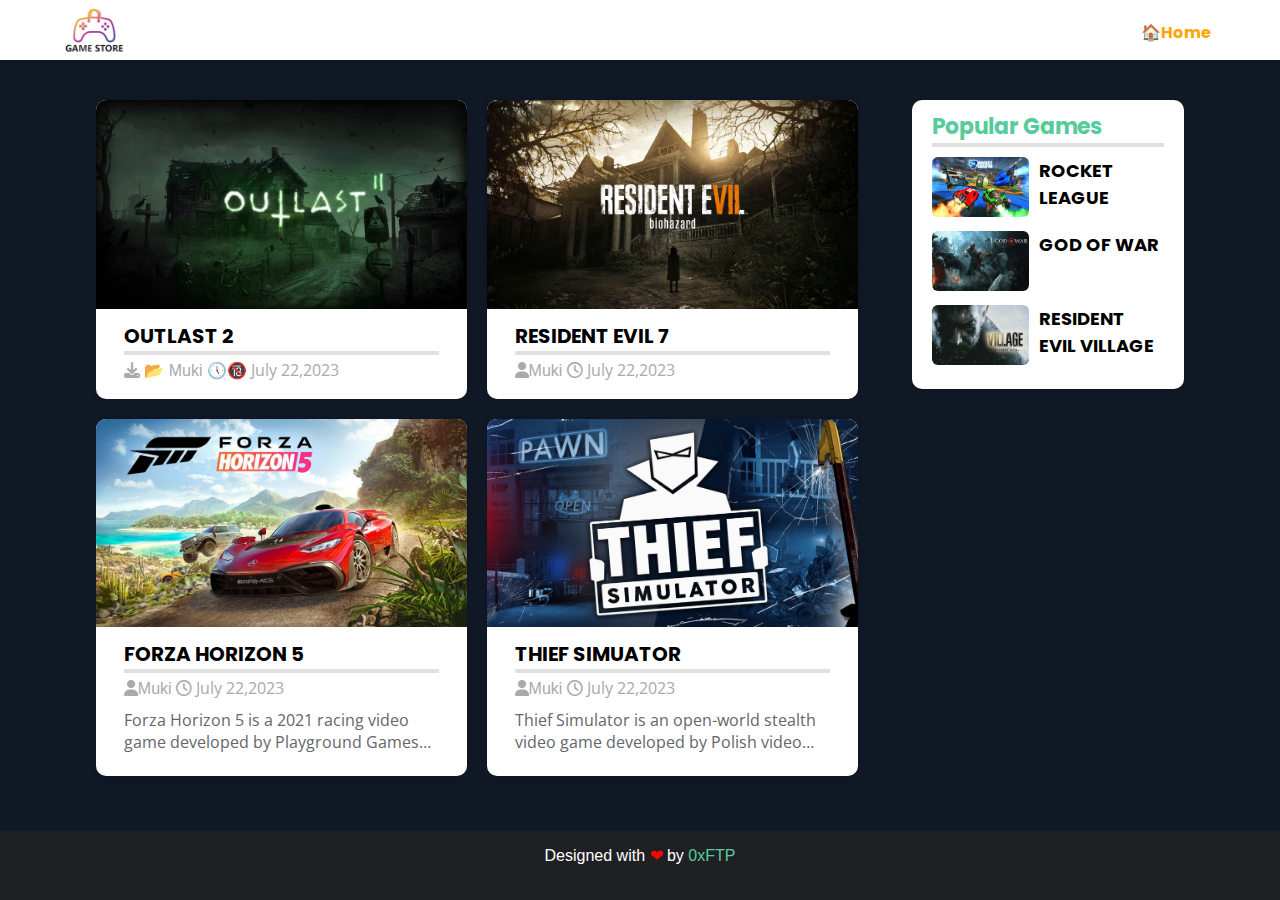
<file: RENPYS/index.html>
<!doctype html>
<html lang="en">

<head>
    <meta charset="utf-8">
    <title>(●'◡'●)</title>
    <meta name="viewport" content="width=device-width, initial-scale=1">
    <link rel="icon" type="image/x-icon" href="img/logo.ico">
    <!-- GOOGLE FONTS CSS -->
    <link rel="stylesheet" href="https://fonts.googleapis.com/css?family=Open+Sans&display=swap">
    <link rel="stylesheet" href="https://fonts.googleapis.com/css?family=Poppins&display=swap">

    <!-- FONT AWESOME CSS -->
    <link rel="stylesheet" href="https://cdnjs.cloudflare.com/ajax/libs/font-awesome/6.5.1/css/all.min.css">

    <style>
        * {
            scroll-behavior: smooth;
            margin: 0;
            padding: 0;
            font: 16px sans-serif;
            list-style: none;
            text-decoration: none;
            transition: 0.2s ease;
            -webkit-tap-highlight-color: transparent;
        }

        body {
            min-height: 100vh;
            background-color: #111927;
            display: flex;
            flex-direction: column;
        }

        body::-webkit-scrollbar {
            display: none;
        }

        /* HEADER STYLES */
        header {
            position: relative;
            width: 100%;
            height: 60px;
            background-color: #fff;
            box-shadow: 0 1px 10px 0 rgba(0, 0, 0, 0.3);
            z-index: 1;
        }

        header .container {
            width: 90%;
            margin: auto;
            display: flex;
            flex-wrap: wrap;
            align-items: center;
            justify-content: space-between;
        }

        header .logoArea img {
            width: 60px;
        }

        header .logoArea img:hover {
            opacity: 80%;
        }

        header .logoArea .siteName {
            display: none;
        }

        header .logoArea .siteName h1 {
            font-size: 28px;
            color: black;
            font-weight: bold;
            line-height: 60px;
        }

        header .logoArea .siteName h1 .highlight {
            color: #ffa500;
            font-size: 28px;
            font-weight: bold;
        }

        header .navBar ul li {
            display: inline-block;
            margin: 0 5px;
        }

        header .navBar ul li a {
            color: black;
            font-size: 16px;
            font-family: "Poppins", sans-serif;
            font-weight: bold;
            cursor: pointer;
        }

        header .navBar ul li a.active {
            color: #ffa500;
        }

        header .navBar ul li a:hover {
            color: #57cb9b;
        }

        header .menuArea {
            display: none;
        }

        header .menuArea .menuBtn {
            position: relative;
            width: 35px;
            height: 35px;
            cursor: pointer;
        }

        header .menuArea .menuBtn span {
            background-color: black;
            width: 100%;
            height: 5px;
            border-radius: 5px;
            display: block;
            position: absolute;
            top: 50%;
            left: 50%;
            transform: translate(-50%, -50%);
        }

        header .menuArea .menuBtn .line-1 {
            transform: translate(-50%, -13px);
        }

        header .menuArea .menuBtn .line-3 {
            transform: translate(-50%, 8px);
        }

        header .menuArea .menuBtn.openmenu .line-1 {
            transform: translate(-50%, -50%) rotate(-45deg);
        }

        header .menuArea .menuBtn.openmenu .line-3 {
            transform: translate(-50%, -50%) rotate(45deg);
        }

        header .menuArea .menuBtn.openmenu .line-2 {
            width: 0;
        }

        /* MAIN CONTENT STYLES */
        main {
            width: 100%;
            max-width: 1920px;
            height: auto;
            margin: auto;
            margin-top: 40px;
        }

        main .main-container {
            width: 85%;
            margin: auto;
            display: grid;
            grid-template-columns: 70% 25%;
            column-gap: 5%;
        }

        /* SECTION STYLES */
        section .article-area {
            display: grid;
            grid-template-columns: repeat(2, 1fr);
            column-gap: 20px;
            row-gap: 20px;
        }

        section .buttonArea {
            width: 100%;
            display: flex;
            justify-content: center;
            margin: 20px 0;
        }

        /* ARTICLE STYLES */
        article {
            background-color: #fff;
            box-shadow: 0 0 8px rgba(0, 0, 0, 0.2);
            border-radius: 10px;
        }

        article .article-container {
            width: 85%;
            margin: auto;
            padding: 8px 0;
        }

        article img {
            width: 100%;
            border-radius: 10px 10px 0 0;
        }

        article img:hover {
            opacity: 85%;
        }

        article h1 {
            color: black;
        }

        article hr {
            border: 2px solid #e0e0e0;
            margin-bottom: 4px;
        }

        article h1 a {
            color: #000;
            font-size: 20px;
            font-family: "Poppins", sans-serif;
            font-weight: bold;
        }

        article h1 a:hover {
            color: #57cb9b;
        }

        article h2 {
            margin-bottom: 10px;
            color: #aaaaaa;
            font-size: 16px;
            font-family: "Open Sans", sans-serif;
        }

        article h2 a {
            color: #aaaaaa;
        }

        article h2 a:hover {
            color: #57cb9b;
        }

        article p {
            font-size: 16px;
            color: #65656a;
            margin-bottom: 15px;
            font-family: "Open Sans", sans-serif;
            display: -webkit-box;
            overflow: hidden;
            -webkit-line-clamp: 2;
            -webkit-box-orient: vertical;
        }

        /* ASIDE STYLES */
        aside .box {
            margin-bottom: 20px;
            background-color: #fff;
            box-shadow: 0px 0px 8px rgba(0, 0, 0, 0.2);
            border-radius: 10px;
        }

        aside .box .container {
            width: 85%;
            margin: auto;
            padding: 10px 0;
        }

        aside .box h1 {
            color: #57cb9b;
            font-size: 22px;
            font-weight: bold;
            font-family: "Poppins", sans-serif;
        }

        aside hr {
            border: 2px solid #e0e0e0;
            margin-bottom: 10px;
        }

        aside .popularPost .post {
            display: grid;
            grid-template-columns: 1fr 1.3fr;
            column-gap: 10px;
            margin-bottom: 10px;
        }

        aside .popularPost .post img {
            width: 100%;
            height: 60px;
            border-radius: 6px;
        }

        aside .popularPost .post img:hover {
            opacity: 80%;
        }

        aside .popularPost .post h2 {
            color: black;
            font-size: 18px;
            font-family: "Poppins", sans-serif;
            font-weight: bold;
        }

        aside .popularPost .post h2:hover {
            color: #57cb9b;
        }

        /* FOOTER STYLES */
        footer {
            width: 100%;
            height: auto;
            background-color: #1f2024;
            margin-top: auto;
        }

        footer .textArea {
            display: flex;
            justify-content: center;
            text-align: center;
            padding: 10px 0 30px;
        }

        footer .textArea h1 {
            color: #fff;
            margin: 5px 15px;
        }

        footer .textArea .red {
            color: #ff0000;
        }

        footer .textArea .colored {
            color: #57cb9b;
        }

        /* RESPONSIVE STYLES */
        @media screen and (max-width: 1120px) {
            main .main-container {
                width: 95%;
            }

            header .menuArea {
                display: block;
            }

            header .logoArea .image {
                display: none;
            }

            header .logoArea .siteName {
                display: block;
                width: 220px;
            }

            header .navBar {
                width: 100%;
                background-color: #1f2024;
                max-height: 0px;
                overflow: hidden;
                visibility: hidden;
                transition: all 0.5s ease;
            }

            header .navBar.open {
                visibility: visible;
            }

            header .navBar ul {
                padding: 0 30px;
            }

            header .navBar ul li {
                display: block;
                margin: 15px 0;
            }

            header .navBar ul li a {
                color: #fff;
            }
        }

        @media screen and (max-width: 768px) {
            main .main-container {
                grid-template-columns: 100%;
            }

            aside .popularPost .post {
                grid-template-columns: 1fr 3.5fr;
            }

            aside .popularPost .post h2 {
                font-size: 18px;
            }
        }

        @media screen and (max-width: 620px) {
            section .article-area {
                grid-template-columns: 1fr;
            }
        }
    </style>
</head>

<body>
    <header>
        <div class="container">
            <div class="logoArea">
                <a class="image"><img src="./img/logo2.png"></a>
                <a class="siteName">
                    <h1><span class="highlight">^_^</span> ^_~</h1>
                </a>
            </div>
            <div class="menuArea">
                <div class="menuBtn">
                    <span class="line-1"></span>
                    <span class="line-2"></span>
                    <span class="line-3"></span>
                </div>
            </div>
            <div class="navBar">
                <ul>
                    <li><a href="index.html" class="active">🏠Home</a></li>
                </ul>
            </div>
        </div>
    </header>

    <main id="main">
        <div class="main-container">
            <section>
                <div class="article-area">
                    <article>
                        <a href="#"><img src="./img/p9.jpg" alt=""></a>
                        <div class="article-container">
                            <h1><a href="https://google.com" target="_blank">OUTLAST 2 </a></h1>
                            <hr>
                            <h2><i class="fas fa-download"></i><a href="https://google.com" target="_blank"> 📂 Muki </a>🕔🔞 July 22,2023</h2>
                        </div>
                    </article>
                    <article>
                        <a href="#"><img src="./img/p10.jpg" alt=""></a>
                        <div class="article-container">
                            <h1><a href="#">RESIDENT EVIL 7</a></h1>
                            <hr>
                            <h2><i class="fas fa-user"></i><a href="">Muki </a><i class="far fa-clock"></i> July 22,2023</h2>
                        </div>
                    </article>
                    <article>
                        <a href="#"><img src="./img/p11.jpg" alt=""></a>
                        <div class="article-container">
                            <h1><a href="#">FORZA HORIZON 5</a></h1>
                            <hr>
                            <h2><i class="fas fa-user"></i><a href="">Muki </a><i class="far fa-clock"></i> July
                                22,2023</h2>
                            <p>Forza Horizon 5 is a 2021 racing video game developed by Playground Games and published
                                by Xbox Game Studios.</p>
                        </div>
                    </article>
                    <article>
                        <a href="#"><img src="./img/p12.jpg" alt=""></a>
                        <div class="article-container">
                            <h1><a href="#">THIEF SIMUATOR</a></h1>
                            <hr>
                            <h2><i class="fas fa-user"></i><a href="">Muki </a><i class="far fa-clock"></i> July
                                22,2023</h2>
                            <p>Thief Simulator is an open-world stealth video game developed by Polish video game
                                development [1][2][3]</p>
                        </div>
                    </article>
                </div>
                <div class="buttonArea">
                </div>
            </section>

            <aside>
                <div class="box popularPost">
                    <div class="container">
                        <h1>Popular Games</h1>
                        <hr>
                        <div class="post">
                            <a href="#"><img src="./img/p6.jpg"></a>
                            <a href="#">
                                <h2>ROCKET LEAGUE</h2>
                            </a>
                        </div>
                        <div class="post">
                            <a href="#"><img src="./img/p7.jpg"></a>
                            <a href="#">
                                <h2>GOD OF WAR</h2>
                            </a>
                        </div>
                        <div class="post">
                            <a href="#"><img src="./img/p8.jpg"></a>
                            <a href="#">
                                <h2>RESIDENT EVIL VILLAGE</h2>
                            </a>
                        </div>
                    </div>
                </div>
            </aside>
        </div>
    </main>

    <footer>
        <div class="container">
            <div class="textArea">
                <h1>Designed with<span class="red"> ❤</span> by
                    <a><span class="colored">0xFTP</span></a>
                </h1>
            </div>
        </div>
    </footer>

    <script>
        const menuBtn = document.querySelector(".menuBtn");
        const navBar = document.querySelector(".navBar");
        menuBtn.addEventListener("click", navToggle);
        function navToggle() {
            menuBtn.classList.toggle("openmenu");
            navBar.classList.toggle("open");
            if (navBar.classList.contains("open")) {
                navBar.style.maxHeight = navBar.scrollHeight + "px";
            } else {
                navBar.removeAttribute("style");
            }
        }
    </script>
</body>

</html>
</file>
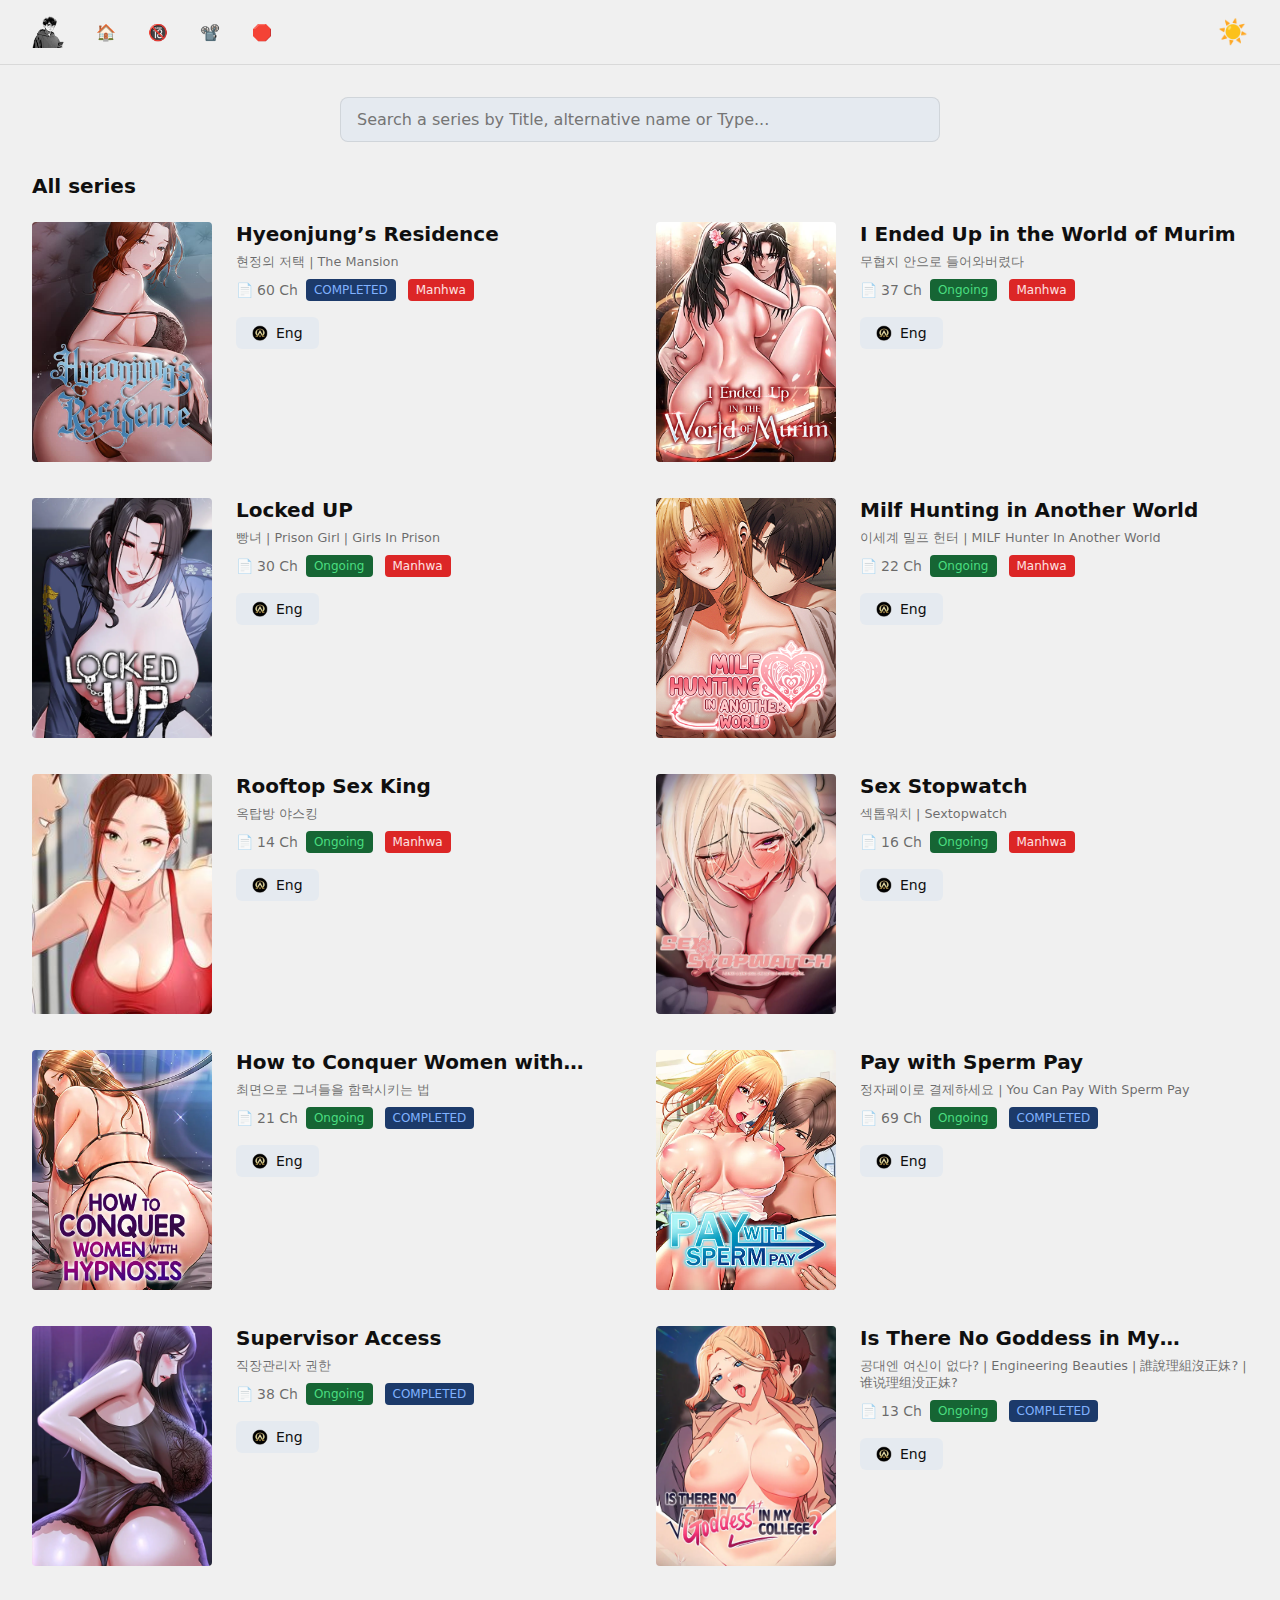
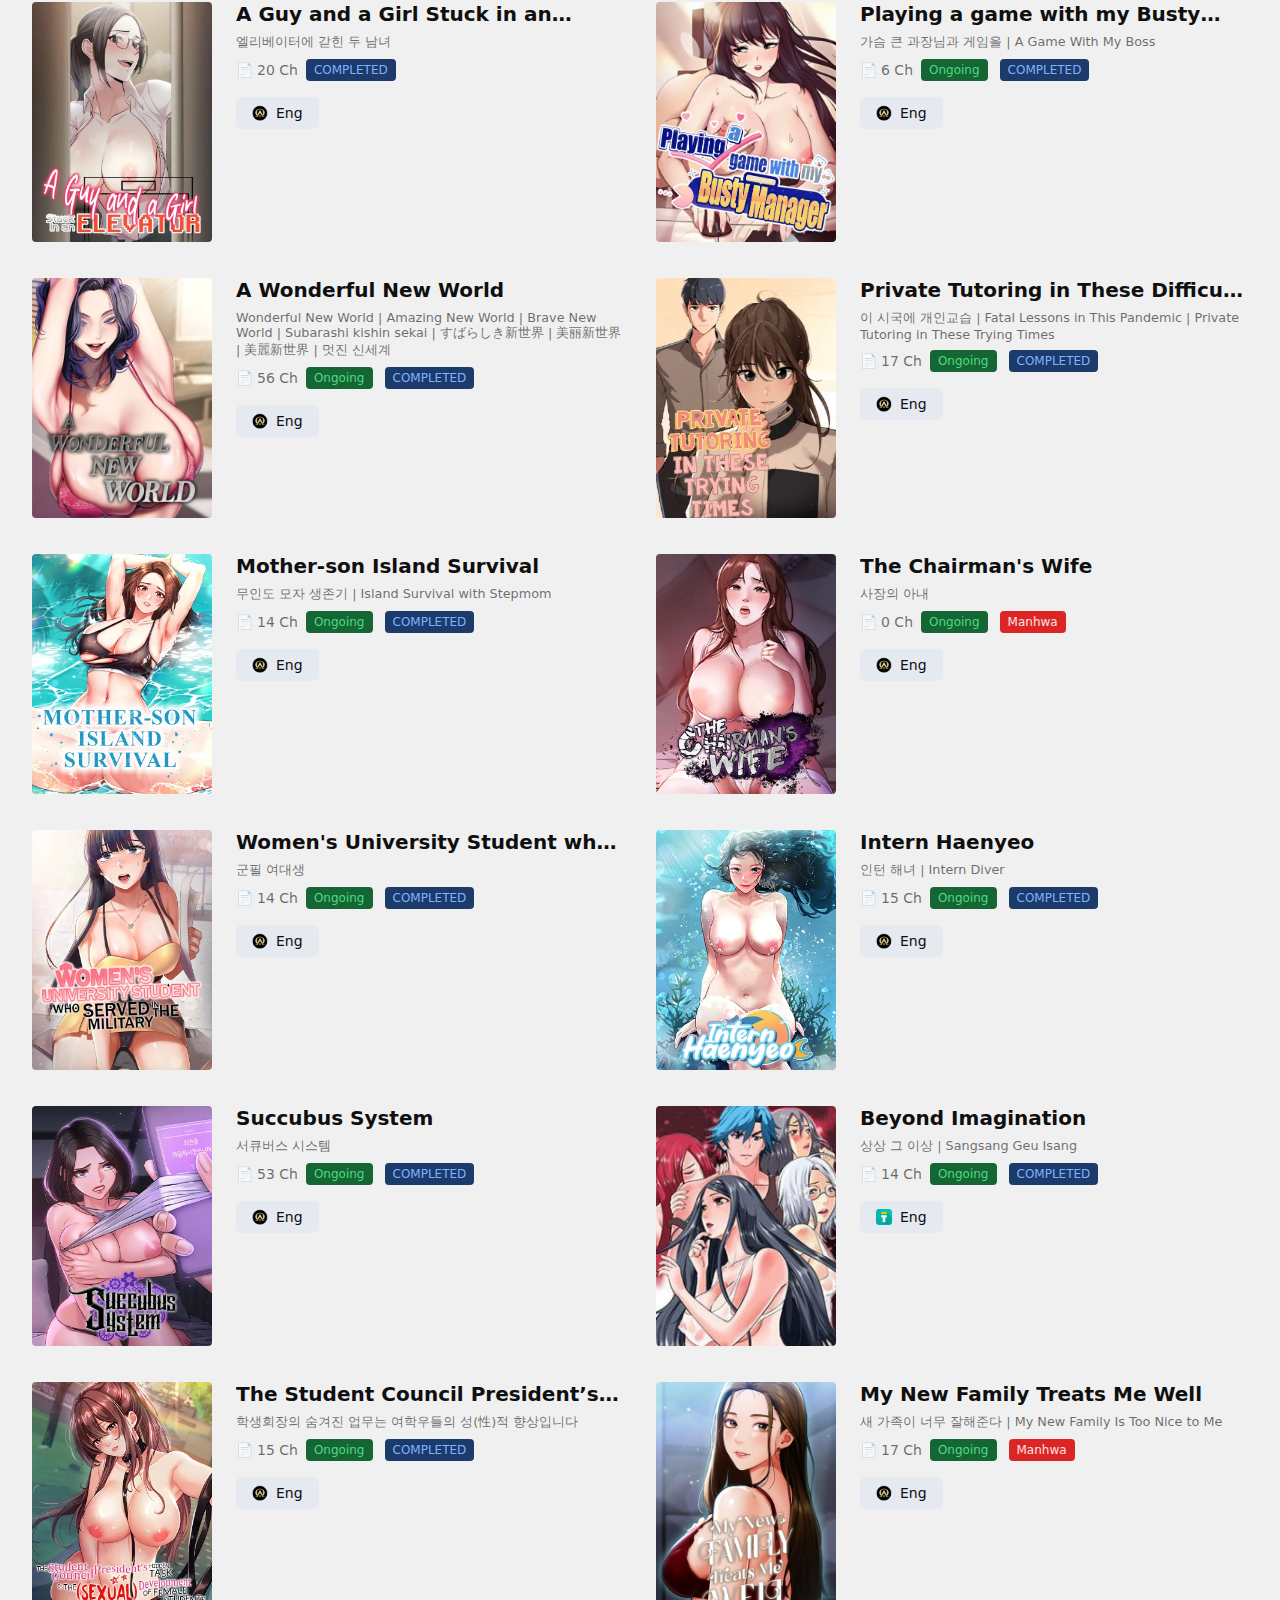
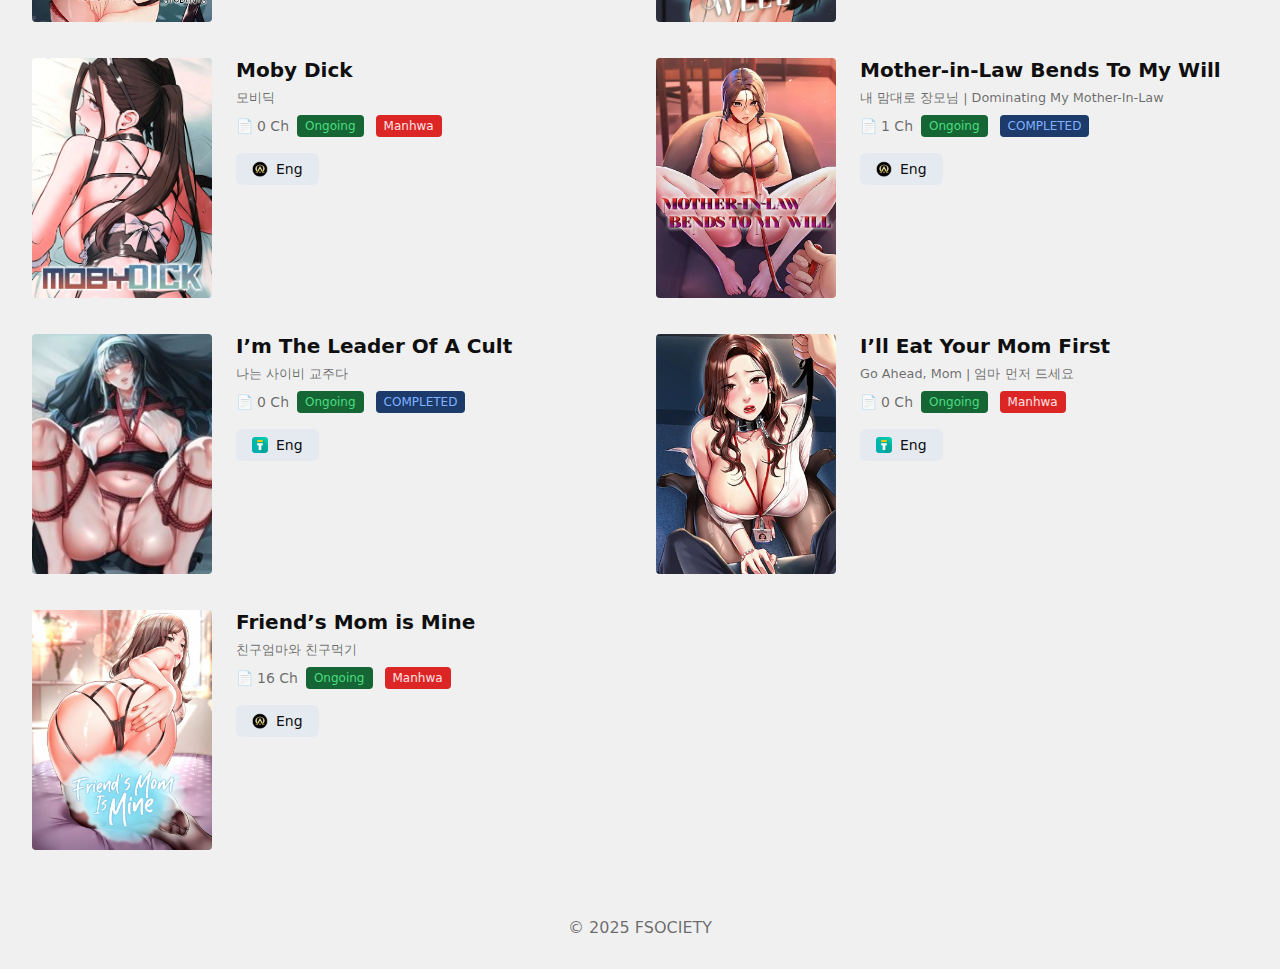
<file: pages/0xddos.html>
<!DOCTYPE html>
<html lang="en" data-theme="dark">
<head>
    <meta charset="UTF-8">
    <meta name="viewport" content="width=device-width, initial-scale=1.0">
    <title>0xDDoS</title>
    <style>
        * {
            margin: 0;
            padding: 0;
            box-sizing: border-box;
            font-family: system-ui, -apple-system, sans-serif;
        }

        :root {
            --bg-primary: rgb(13, 13, 13);
            --bg-secondary: rgba(30, 41, 59, 0.5);
            --bg-hover: rgba(51, 65, 85, 0.5);
            --text-primary: white;
            --text-secondary: rgba(255, 255, 255, 0.6);
            --border-color: rgba(255, 255, 255, 0.1);
        }

        html[data-theme="light"] {
            --bg-primary: rgb(240, 240, 240);
            --bg-secondary: rgba(226, 232, 240, 0.8);
            --bg-hover: rgba(203, 213, 225, 0.8);
            --text-primary: rgb(15, 15, 15);
            --text-secondary: rgba(15, 15, 15, 0.6);
            --border-color: rgba(15, 15, 15, 0.1);
        }

        body {
            background-color: var(--bg-primary);
            color: var(--text-primary);
            min-height: 100vh;
            transition: all 0.3s ease;
        }

        header {
            background-color: var(--bg-primary);
            padding: 0.75rem 1rem;
            border-bottom: 1px solid var(--border-color);
        }

        nav {
            max-width: 1400px;
            margin: 0 auto;
            display: flex;
            justify-content: space-between;
            align-items: center;
        }

        .nav-left {
            display: flex;
            align-items: center;
            gap: 2rem;
        }

        .nav-right {
            display: flex;
            align-items: center;
            gap: 1rem;
        }

        nav a {
            color: var(--text-primary);
            text-decoration: none;
            font-size: 0.9rem;
        }

        main {
            max-width: 1400px;
            margin: 0 auto;
            padding: 1.5rem 1rem;
        }

        h1 {
            font-size: 1.25rem;
            margin-bottom: 1.5rem;
            font-weight: 600;
        }

        .comics-container {
            display: flex;
            flex-direction: column;
            gap: 1.5rem;
        }

        .comic-card {
            display: flex;
            gap: 1rem;
        }

        .comic-cover {
            width: 120px;
            height: 160px;
            object-fit: cover;
            border-radius: 4px;
        }

        .comic-info {
            flex: 1;
            display: flex;
            flex-direction: column;
            gap: 0.5rem;
        }

        .comic-title {
            font-size: 1rem;
            font-weight: 600;
            color: var(--text-primary);
            display: -webkit-box;
            -webkit-line-clamp: 1;
            -webkit-box-orient: vertical;
            overflow: hidden;
        }

        .comic-original-title {
            color: var(--text-secondary);
            font-size: 0.8rem;
        }

        .comic-meta {
            display: flex;
            align-items: center;
            flex-wrap: wrap;
            gap: 0.5rem;
        }

        .chapters {
            color: var(--text-secondary);
            font-size: 0.875rem;
            display: flex;
            align-items: center;
            gap: 0.25rem;
        }

        .chapters::before {
            content: "📄";
            font-size: 0.875rem;
        }

        .status {
            padding: 0.25rem 0.5rem;
            border-radius: 4px;
            font-size: 0.75rem;
            font-weight: 500;
            margin-right: 0.25rem;
        }

        /* Status Colors - These remain the same in both light/dark mode */
        .status-Ongoing {
            background-color: rgb(22, 101, 52);
            color: rgb(74, 222, 128);
        }

        .status-paused {
            background-color: rgb(153, 101, 21);
            color: rgb(255, 193, 7);
        }

        .status-completed {
            background-color: rgb(28, 58, 106);
            color: rgb(129, 178, 255);
        }
        .status-Planning {
            background-color: rgb(28, 58, 106);
            color: rgb(129, 178, 255);
        }
        .status-Cancelled {
            background-color: rgb(252, 3, 19);
            color: rgb(242, 240, 240);
        }
        .status-dropped {
            background-color: rgb(252, 3, 19);
            color: rgb(242, 240, 240);
        }
        .status-Prequel {
            background-color: rgb(252, 3, 19);
            color: rgb(242, 240, 240);
        }
        .status-Sequel {
            background-color: rgb(252, 3, 19);
            color: rgb(242, 240, 240);
        }
        /* Tag button color */
        .status-Manhwa {
            background-color: rgb(220, 38, 38);
            color: rgb(254, 226, 226);
        }
        .status-manhua {
            background-color: rgb(127, 34, 126);
            color: rgb(254, 226, 226);
        }
        .status-Manga {
            background-color: rgb(255, 197, 197);
            color: rgb(255, 128, 128);
        }
        .comic-actions {
            display: flex;
            gap: 0.5rem;
            margin-top: 0.5rem;
        }

        /* Button Styles */
        .action-button {
            background-color: var(--bg-secondary);
            border: none;
            padding: 0.5rem 1rem;
            border-radius: 6px;
            cursor: pointer;
            display: flex;
            align-items: center;
            gap: 0.5rem;
            text-decoration: none;
            transition: background-color 0.2s;
        }

        .action-button:hover {
            background-color: var(--bg-hover);
        }

        .button-logo {
            width: 16px;
            height: 16px;
        }

        .button-text {
            color: var(--text-primary);
            font-size: 0.875rem;
            font-weight: 500;
        }

        footer {
            text-align: center;
            padding: 2rem;
            color: var(--text-secondary);
        }

        /* Search Bar Styles */
        .search-container {
            margin-bottom: 1.5rem;
            width: 100%;
        }

        .search-bar {
            width: 100%;
            padding: 0.75rem 1rem;
            border-radius: 8px;
            border: 1px solid var(--border-color);
            background-color: var(--bg-secondary);
            color: var(--text-primary);
            font-size: 1rem;
            transition: all 0.2s;
        }

        .search-bar:focus {
            outline: none;
            border-color: var(--text-secondary);
            box-shadow: 0 0 0 2px rgba(255, 255, 255, 0.1);
        }

        .no-results {
            text-align: center;
            padding: 2rem;
            color: var(--text-secondary);
            font-size: 1.1rem;
        }

        .logo {
            width: 32px;
            height: 32px;
        }

        /* Theme Toggle Button */
        .theme-toggle {
            background: none;
            border: none;
            cursor: pointer;
            font-size: 1.5rem;
            color: var(--text-primary);
            display: flex;
            align-items: center;
            justify-content: center;
        }

        /* Hamburger Menu Styles */
        .hamburger-menu {
            display: none;
            flex-direction: column;
            justify-content: space-between;
            width: 24px;
            height: 18px;
            cursor: pointer;
            background: none;
            border: none;
        }

        .hamburger-menu span {
            display: block;
            height: 2px;
            width: 100%;
            background-color: var(--text-primary);
            transition: all 0.3s ease;
        }
        
        /* Mobile nav styles */
        .mobile-nav {
            position: fixed;
            top: 0;
            left: 0;
            width: 100%;
            height: 100%;
            background-color: var(--bg-primary);
            z-index: 1000;
            transform: translateX(-100%);
            transition: transform 0.3s ease;
            display: flex;
            flex-direction: column;
            padding: 2rem;
        }

        .mobile-nav.active {
            transform: translateX(0);
        }

        .mobile-nav-header {
            display: flex;
            justify-content: space-between;
            align-items: center;
            margin-bottom: 2rem;
        }

        .close-menu {
            background: none;
            border: none;
            font-size: 1.5rem;
            color: var(--text-primary);
            cursor: pointer;
        }

        .mobile-nav-links {
            display: flex;
            flex-direction: column;
            gap: 1.5rem;
        }

        .mobile-nav-links a {
            font-size: 1.2rem;
            display: flex;
            align-items: center;
            gap: 1rem;
            color: var(--text-primary); /* This adds the text color */
            text-decoration: none; /* This removes the underline */
        }

        /* Responsive Styles */
        @media (max-width: 767px) {
            .nav-left a {
                display: none;
            }
            
            .hamburger-menu {
                display: flex;
                margin-right: 1rem;
            }
        }

        @media (min-width: 768px) {
            .comics-container {
                display: grid;
                grid-template-columns: repeat(2, 1fr);
                gap: 2rem;
            }

            .comic-card {
                gap: 1.5rem;
            }

            .comic-cover {
                width: 180px;
                height: 240px;
            }

            .comic-title {
                font-size: 1.25rem;
            }

            header {
                padding: 1rem 2rem;
            }

            main {
                padding: 2rem;
            }

            nav a {
                font-size: 1rem;
            }

            .search-container {
                max-width: 600px;
                margin: 0 auto 2rem auto;
            }
            
            .mobile-nav {
                display: none;
            }
        }
    </style>
</head>
<body>
    <header>
        <nav>
            <div class="nav-left">
                <button class="hamburger-menu" id="hamburgerMenu" aria-label="Open navigation menu">
                    <span></span>
                    <span></span>
                    <span></span>
                </button>
                <img src="../../img/icons/logo.png" alt="Logo" class="logo">
                <a href="../../index.html">🏠</a>
                <a href="#">🔞</a>
                <a href="#">📽️</a>
                <a href="#">🛑</a>
            </div>
            <div class="nav-right">
                <button id="themeToggle" class="theme-toggle" aria-label="Toggle theme">
                    <span id="themeIcon">🌙</span>
                </button>
            </div>
        </nav>
    </header>

    <!-- Mobile Navigation Menu -->
    <div class="mobile-nav" id="mobileNav">
        <div class="mobile-nav-header">
            <img src="../../img/icons/logo.png" alt="Logo" class="logo">
            <button class="close-menu" id="closeMenu" aria-label="Close navigation menu">✖</button>
        </div>
        <div class="mobile-nav-links">
            <a href="#">🏠 Home</a>
            <a href="#">🔞 NSFW</a>
            <a href="#">📽️ Movies</a>
            <a href="#">🛑 Blocked</a>
        </div>
    </div>

    <main>
        <div class="search-container">
            <input type="text" id="searchBar" class="search-bar" placeholder="Search a series by Title, alternative name or Type..." aria-label="Search comics">
        </div>
        <h1>All series</h1>
        <div class="comics-container" id="comicsContainer">
            <!-- Comics will be inserted here by JavaScript -->
        </div>
    </main>

    <footer>
        <p>© 2025 FSOCIETY</p>
    </footer>

    <script>
        // Theme toggle functionality
        const htmlElement = document.documentElement;
        const themeToggle = document.getElementById('themeToggle');
        const themeIcon = document.getElementById('themeIcon');

        // Check for saved theme preference or use device preference
        const savedTheme = localStorage.getItem('theme');
        if (savedTheme) {
            htmlElement.setAttribute('data-theme', savedTheme);
            updateThemeIcon(savedTheme);
        } else {
            // Use device preference if available
            const prefersDarkMode = window.matchMedia('(prefers-color-scheme: dark)').matches;
            const initialTheme = prefersDarkMode ? 'dark' : 'light';
            htmlElement.setAttribute('data-theme', initialTheme);
            updateThemeIcon(initialTheme);
        }

        // Toggle theme function
        function toggleTheme() {
            const currentTheme = htmlElement.getAttribute('data-theme');
            const newTheme = currentTheme === 'dark' ? 'light' : 'dark';
            
            htmlElement.setAttribute('data-theme', newTheme);
            localStorage.setItem('theme', newTheme);
            updateThemeIcon(newTheme);
        }

        // Update theme icon based on current theme
        function updateThemeIcon(theme) {
            themeIcon.textContent = theme === 'dark' ? '🌙' : '☀️';
        }

        themeToggle.addEventListener('click', toggleTheme);

        // Mobile menu functionality
        const hamburgerMenu = document.getElementById('hamburgerMenu');
        const mobileNav = document.getElementById('mobileNav');
        const closeMenu = document.getElementById('closeMenu');

        hamburgerMenu.addEventListener('click', () => {
            mobileNav.classList.add('active');
            document.body.style.overflow = 'hidden'; // Prevent scrolling when menu is open
        });

        closeMenu.addEventListener('click', () => {
            mobileNav.classList.remove('active');
            document.body.style.overflow = 'auto'; // Restore scrolling
        });

    // Comics data
    const comics = [
      {
        title: "Hyeonjung’s Residence",
        originalTitle: "현정의 저택 | The Mansion",
        chapters: 60,
        statuses: ["COMPLETED", "Manhwa"],// Replace with [ Ongoing, PAUSED, COMPLETED, Cancelled, DROPPED,Planned | Manhwa, Manhua, Manga ]
        image: "../../img/cover/18plus/Hyeonjung_Residence.jpeg", // Replace with your image URL
        RawLink: "", // Replace with your RAW URL
        EngLink: "https://omegascans.org/series/hyeonjungs-residence", // Replace with your ENG URL
        rawIcon: "../../img/icons/omega.webp", // Replace with your RAW icon image
        engIcon: "../../img/icons/omega.webp" // Replace with your ENG icon image
      },
      {
        title: "I Ended Up in the World of Murim",
        originalTitle: "무협지 안으로 들어와버렸다",
        chapters: 37,
        statuses: ["Ongoing", "Manhwa"],
        image: "../../img/cover/18plus/I_Ended_Up_in_the_World_of_Murim.jpeg",
        RawLink: "",
        EngLink: "https://omegascans.org/series/i-ended-up-in-the-world-of-murim",
        rawIcon: "../../img/icons/omega.webp",
        engIcon: "../../img/icons/omega.webp"
      },
      {
        title: "Locked UP",
        originalTitle: "빵녀 | Prison Girl | Girls In Prison",
        chapters: 30,
        statuses: ["Ongoing", "Manhwa"],
        image: "../../img/cover/18plus/Locked_Up.webp",
        RawLink: "",
        EngLink: "https://omegascans.org/series/locked-up",
        rawIcon: "../../img/icons/omega.webp",
        engIcon: "../../img/icons/omega.webp"
      },
      {
        title: "Milf Hunting in Another World",
        originalTitle: "이세계 밀프 헌터 | MILF Hunter In Another World",
        chapters: 22,
        statuses: ["Ongoing", "Manhwa"],
        image: "../../img/cover/18plus/Milf_Hunting_in_Another_World.png",
        RawLink: "",
        EngLink: "https://omegascans.org/series/milf-hunting-in-another-world",
        rawIcon: "../../img/icons/omega.webp",
        engIcon: "../../img/icons/omega.webp"
      },
      {
        title: "Rooftop Sex King",
        originalTitle: "옥탑방 야스킹",
        chapters: 14,
        statuses: ["Ongoing", "Manhwa"],
        image: "../../img/cover/18plus/Rooftop_Sex_king.jpg",
        RawLink: "",
        EngLink: "https://omegascans.org/series/rooftop-sex-king",
        rawIcon: "../../img/icons/omega.webp",
        engIcon: "../../img/icons/omega.webp"
      },
      {
        title: "Sex Stopwatch",
        originalTitle: "섹톱워치 | Sextopwatch",
        chapters: 16,
        statuses: ["Ongoing", "Manhwa"],
        image: "../../img/cover/18plus/Sex_Stopwatch.jpeg",
        RawLink: "",
        EngLink: "https://omegascans.org/series/sex-stopwatch",
        rawIcon: "../../img/icons/omega.webp",
        engIcon: "../../img/icons/omega.webp"
      },
      {
        title: "How to Conquer Women with Hypnosis",
        originalTitle: "최면으로 그녀들을 함락시키는 법",
        chapters: 21,
        statuses: ["Ongoing", "COMPLETED"],
        image: "../../img/cover/18plus/how-to-conquer-women-with-hypnosis.webp",
        RawLink: "",
        EngLink: "https://omegascans.org/series/how-to-conquer-women-with-hypnosis",
        rawIcon: "../../img/icons/omega.webp",
        engIcon: "../../img/icons/omega.webp"
      },
      {
        title: "Pay with Sperm Pay",
        originalTitle: "정자페이로 결제하세요 | You Can Pay With Sperm Pay",
        chapters: 69,
        statuses: ["Ongoing", "COMPLETED"],
        image: "../../img/cover/18plus/pay-with-sperm-pay.webp",
        RawLink: "",
        EngLink: "https://omegascans.org/series/pay-with-sperm-pay",
        rawIcon: "../../img/icons/omega.webp",
        engIcon: "../../img/icons/omega.webp"
      },
      {
        title: "Supervisor Access",
        originalTitle: "직장관리자 권한",
        chapters: 38,
        statuses: ["Ongoing", "COMPLETED"],
        image: "../../img/cover/18plus/Supervisor_Access.webp",
        RawLink: "",
        EngLink: "https://omegascans.org/series/supervisor-access",
        rawIcon: "../../img/icons/omega.webp",
        engIcon: "../../img/icons/omega.webp"
      },
      {
        title: "Is There No Goddess in My College?",
        originalTitle: "공대엔 여신이 없다? | Engineering Beauties | 誰說理組沒正妹? | 谁说理组没正妹?",
        chapters: 13,
        statuses: ["Ongoing", "COMPLETED"],
        image: "../../img/cover/18plus/is-there-no-goddess-in-my-college.webp",
        RawLink: "",
        EngLink: "https://omegascans.org/series/is-there-no-goddess-in-my-college",
        rawIcon: "../../img/icons/omega.webp",
        engIcon: "../../img/icons/omega.webp"
      },
      {
        title: "A Guy and a Girl Stuck in an Elevator",
        originalTitle: "엘리베이터에 갇힌 두 남녀",
        chapters: 20,
        statuses: ["COMPLETED"],
        image: "../../img/cover/18plus/a-guy-and-a-girl-stuck-in-an-elevator.webp",
        RawLink: "",
        EngLink: "https://omegascans.org/series/a-guy-and-a-girl-stuck-in-an-elevator",
        rawIcon: "../../img/icons/omega.webp",
        engIcon: "../../img/icons/omega.webp"
      },
      {
        title: "Playing a game with my Busty Manager",
        originalTitle: "가슴 큰 과장님과 게임을 | A Game With My Boss",
        chapters: 6,
        statuses: ["Ongoing", "COMPLETED"],
        image: "../../img/cover/18plus/playing-a-game-with-my-busty-manager.webp",
        RawLink: "",
        EngLink: "https://omegascans.org/series/playing-a-game-with-my-busty-manager",
        rawIcon: "../../img/icons/omega.webp",
        engIcon: "../../img/icons/omega.webp"
      },
      {
        title: "A Wonderful New World",
        originalTitle: "Wonderful New World | Amazing New World | Brave New World | Subarashi kishin sekai | すばらしき新世界 | 美丽新世界 | 美麗新世界 | 멋진 신세계",
        chapters: 56,
        statuses: ["Ongoing", "COMPLETED"],
        image: "../../img/cover/18plus/a-wonderful-new-world.webp",
        RawLink: "",
        EngLink: "https://omegascans.org/series/a-wonderful-new-world",
        rawIcon: "../../img/icons/omega.webp",
        engIcon: "../../img/icons/omega.webp"
      },
      {
        title: "Private Tutoring in These Difficult Times",
        originalTitle: "이 시국에 개인교습 | Fatal Lessons in This Pandemic | Private Tutoring in These Trying Times",
        chapters: 17,
        statuses: ["Ongoing", "COMPLETED"],
        image: "../../img/cover/18plus/private-tutoring-in-these-difficult-times.webp",
        RawLink: "",
        EngLink: "https://omegascans.org/series/private-tutoring-in-these-difficult-times",
        rawIcon: "../../img/icons/omega.webp",
        engIcon: "../../img/icons/omega.webp"
      },
      {
        title: "Mother-son Island Survival",
        originalTitle: "무인도 모자 생존기 | Island Survival with Stepmom",
        chapters: 14,
        statuses: ["Ongoing", "COMPLETED"],
        image: "../../img/cover/18plus/mother-son-island-survival.webp",
        RawLink: "",
        EngLink: "https://omegascans.org/series/mother-son-island-survival",
        rawIcon: "../../img/icons/omega.webp",
        engIcon: "../../img/icons/omega.webp"
      },
      {
        title: "The Chairman's Wife",
        originalTitle: "사장의 아내",
        chapters: 0,
        statuses: ["Ongoing", "Manhwa"],
        image: "../../img/cover/18plus/the-chairmans-wife.webp",
        RawLink: "",
        EngLink: "https://omegascans.org/series/the-chairmans-wife",
        rawIcon: "../../img/icons/omega.webp",
        engIcon: "../../img/icons/omega.webp"
      },
      {
        title: "Women's University Student who Served in the Military",
        originalTitle: "군필 여대생",
        chapters: 14,
        statuses: ["Ongoing", "COMPLETED"],
        image: "../../img/cover/18plus/womens-university-student-who-served-in-the-military.webp",
        RawLink: "",
        EngLink: "https://omegascans.org/series/womens-university-student-who-served-in-the-military",
        rawIcon: "../../img/icons/omega.webp",
        engIcon: "../../img/icons/omega.webp"
      },
      {
        title: "Intern Haenyeo",
        originalTitle: "인턴 해녀 | Intern Diver",
        chapters: 15,
        statuses: ["Ongoing", "COMPLETED"],
        image: "../../img/cover/18plus/Intern_Haenyeo.webp",
        RawLink: "",
        EngLink: "https://omegascans.org/series/intern-haenyeo",
        rawIcon: "../../img/icons/omega.webp",
        engIcon: "../../img/icons/omega.webp"
      },
      {
        title: "Succubus System",
        originalTitle: "서큐버스 시스템",
        chapters: 53,
        statuses: ["Ongoing", "COMPLETED"],
        image: "../../img/cover/18plus/Succubus_System.webp",
        RawLink: "",
        EngLink: "https://omegascans.org/series/succubus-system",
        rawIcon: "../../img/icons/omega.webp",
        engIcon: "../../img/icons/omega.webp"
      },
      {
        title: "Beyond Imagination",
        originalTitle: "상상 그 이상 | Sangsang Geu Isang",
        chapters: 14,
        statuses: ["Ongoing", "COMPLETED"],
        image: "../../img/cover/18plus/Beyond_Imagination.jpg",
        RawLink: "",
        EngLink: "https://www.toongod.org/webtoon/beyond-imagination/",
        rawIcon: "../../img/icons/omega.webp",
        engIcon: "../../img/icons/ToonGod.png"
      },
      {
        title: "The Student Council President’s Hidden Task Is the (Sexual) Development of Female Students",
        originalTitle: "학생회장의 숨겨진 업무는 여학우들의 성(性)적 향상입니다",
        chapters: 15,
        statuses: ["Ongoing", "COMPLETED"],
        image: "../../img/cover/18plus/the-student-council-presidents-hidden-task-is-the-sexual-development-of-female-students.webp",
        RawLink: "",
        EngLink: "https://omegascans.org/series/the-student-council-presidents-hidden-task-is-the-sexual-development-of-female-students",
        rawIcon: "../../img/icons/omega.webp",
        engIcon: "../../img/icons/omega.webp"
      },
      {
        title: "My New Family Treats Me Well",
        originalTitle: "새 가족이 너무 잘해준다 | My New Family Is Too Nice to Me",
        chapters: 17,
        statuses: ["Ongoing", "Manhwa"],
        image: "../../img/cover/18plus/my-new-family-treats-me-well.webp",
        RawLink: "",
        EngLink: "https://omegascans.org/series/my-new-family-treats-me-well",
        rawIcon: "../../img/icons/omega.webp",
        engIcon: "../../img/icons/omega.webp"
      },
      {
        title: "Moby Dick",
        originalTitle: "모비딕",
        chapters: 0,
        statuses: ["Ongoing", "Manhwa"],
        image: "../../img/cover/18plus/Moby_Dick.webp",
        RawLink: "",
        EngLink: "https://omegascans.org/series/moby-dick",
        rawIcon: "../../img/icons/omega.webp",
        engIcon: "../../img/icons/omega.webp"
      },
      {
        title: "Mother-in-Law Bends To My Will",
        originalTitle: "내 맘대로 장모님 | Dominating My Mother-In-Law",
        chapters: 1,
        statuses: ["Ongoing", "COMPLETED"],
        image: "../../img/cover/18plus/mother-in-law-bends-to-my-will.webp",
        RawLink: "",
        EngLink: "https://omegascans.org/series/mother-in-law-bends-to-my-will",
        rawIcon: "../../img/icons/omega.webp",
        engIcon: "../../img/icons/omega.webp"
      },
      {
        title: "I’m The Leader Of A Cult",
        originalTitle: "나는 사이비 교주다",
        chapters: 0,
        statuses: ["Ongoing", "COMPLETED"],
        image: "../../img/cover/18plus/I-m-The-Leader-Of-A-Cult.jpg",
        RawLink: "",
        EngLink: "https://www.toongod.org/webtoon/im-the-leader-of-a-cult/",
        rawIcon: "../../img/icons/omega.webp",
        engIcon: "../../img/icons/ToonGod.png"
      },
      {
        title: "I’ll Eat Your Mom First",
        originalTitle: "Go Ahead, Mom | 엄마 먼저 드세요",
        chapters: 0,
        statuses: ["Ongoing", "Manhwa"],
        image: "../../img/cover/18plus/Go-Ahead-Mom.webp",
        RawLink: "",
        EngLink: "https://www.toongod.org/webtoon/go-ahead-mom/",
        rawIcon: "../../img/icons/omega.webp",
        engIcon: "../../img/icons/ToonGod.png"
      },
      {
        title: "Friend’s Mom is Mine",
        originalTitle: "친구엄마와 친구먹기",
        chapters: 16,
        statuses: ["Ongoing", "Manhwa"],
        image: "../../img/cover/18plus/Friends_Mom_is_Mine.jpeg",
        RawLink: "",
        EngLink: "https://omegascans.org/series/friends-mom-is-mine",
        rawIcon: "../../img/icons/omega.webp",
        engIcon: "../../img/icons/omega.webp"
      }
    ];

        function createComicCard(comic) {
            // Create status elements for each status in the array
            let statusElements = '';
            
            if (Array.isArray(comic.statuses)) {
                statusElements = comic.statuses.map(status => {
                    let statusClass = '';
                    switch (status) {
                        case "Ongoing": statusClass = "status-Ongoing"; break;
                        case "PAUSED": statusClass = "status-paused"; break;
                        case "COMPLETED": statusClass = "status-completed"; break;
                        case "Cancelled": statusClass = "status-Cancelled"; break;
                        case "DROPPED": statusClass = "status-dropped"; break;
                        case "Sequel": statusClass = "status-Sequel"; break;
                        case "Prequel": statusClass = "status-Prequel"; break;
                        case "Manhwa": statusClass = "status-Manhwa"; break;
                        case "Manhua": statusClass = "status-manhua"; break;
                        case "Manga": statusClass = "status-Manga"; break;
                        case "Planning": statusClass = "status-Planning"; break;
                        default: statusClass = "";
                    }
                    
                    return `<span class="status ${statusClass}">${status}</span>`;
                }).join('');
            } else if (comic.status) {
                // For backward compatibility with existing data
                let statusClass = '';
                switch (comic.status) {
                    case "Ongoing": statusClass = "status-Ongoing"; break;
                    case "PAUSED": statusClass = "status-paused"; break;
                    case "COMPLETED": statusClass = "status-completed"; break;
                    case "Cancelled": statusClass = "status-Cancelled"; break;
                    case "DROPPED": statusClass = "status-dropped"; break;
                    case "Sequel": statusClass = "status-Sequel"; break;
                    case "Prequel": statusClass = "status-Prequel"; break;
                    case "Planning": statusClass = "status-Planning"; break;
                    default: statusClass = "";
                }
                
                statusElements = `<span class="status ${statusClass}">${comic.status}</span>`;
            }

            // Check if links exist before creating action buttons
            let actionButtons = '';
            if (comic.RawLink && comic.rawIcon) {
                actionButtons += `
                    <a href="${comic.RawLink}" class="action-button" target="_blank">
                        <img src="${comic.rawIcon}" alt="Raw" class="button-logo">
                        <span class="button-text">Raw</span>
                    </a>
                `;
            }
            
            if (comic.EngLink && comic.engIcon) {
                actionButtons += `
                    <a href="${comic.EngLink}" class="action-button" target="_blank">
                        <img src="${comic.engIcon}" alt="Eng" class="button-logo">
                        <span class="button-text">Eng</span>
                    </a>
                `;
            }

            return `
                <div class="comic-card">
                    <picture>
                        <source media="(min-width: 768px)" srcset="${comic.image}">
                        <img src="${comic.image}" alt="${comic.title}" class="comic-cover">
                    </picture>
                    <div class="comic-info">
                        <h2 class="comic-title">${comic.title}</h2>
                        <p class="comic-original-title">${comic.originalTitle}</p>
                        <div class="comic-meta">
                            <span class="chapters">${comic.chapters} Ch</span>
                            ${statusElements}
                        </div>
                        <div class="comic-actions">
                            ${actionButtons}
                        </div>
                    </div>
                </div>
            `;
        }

        // Search functionality
        const searchBar = document.getElementById('searchBar');
        const comicsContainer = document.getElementById('comicsContainer');

        function filterComics(searchTerm) {
            searchTerm = searchTerm.toLowerCase().trim();
            
            const filteredComics = comics.filter(comic => {
                const titleMatch = comic.title.toLowerCase().includes(searchTerm);
                const originalTitleMatch = comic.originalTitle.toLowerCase().includes(searchTerm);
                
                // Check statuses array if it exists
                let statusMatch = false;
                if (Array.isArray(comic.statuses)) {
                    statusMatch = comic.statuses.some(status => 
                        status.toLowerCase().includes(searchTerm)
                    );
                } else if (comic.status) {
                    // For backward compatibility
                    statusMatch = comic.status.toLowerCase().includes(searchTerm);
                }
                
                return titleMatch || originalTitleMatch || statusMatch;
            });
            
            if (filteredComics.length === 0) {
                comicsContainer.innerHTML = '<div class="no-results">No comics found matching your search.</div>';
            } else {
                comicsContainer.innerHTML = filteredComics.map(createComicCard).join('');
            }
        }

        // Event listener for search input
        searchBar.addEventListener('input', (e) => {
            const searchTerm = e.target.value;
            if (searchTerm === '') {
                displayAllComics();
            } else {
                filterComics(searchTerm);
            }
        });

        // Display all comics when page loads
        function displayAllComics() {
            comicsContainer.innerHTML = comics.map(createComicCard).join('');
        }

        // Display all comics when page loads
        displayAllComics();
    </script>
</body>
</html>
</file>
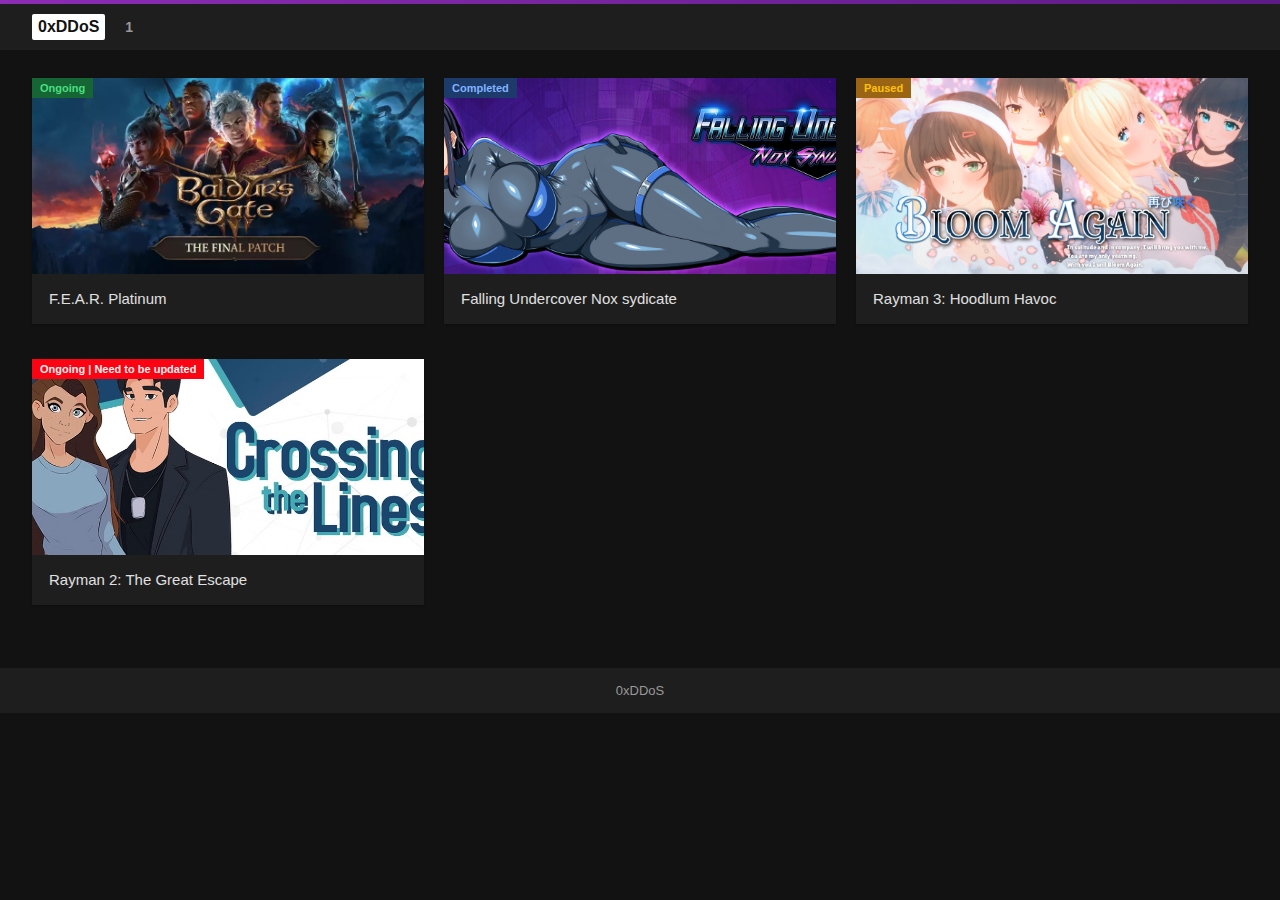
<file: pages/new.html>
<!DOCTYPE html>
<html lang="en">
<head>
    <meta charset="UTF-8">
    <meta name="viewport" content="width=device-width, initial-scale=1.0">
    <title>AVN</title>
    <style>
        * {
            margin: 0;
            padding: 0;
            box-sizing: border-box;
            font-family: 'Segoe UI', Arial, sans-serif;
        }
        
        body {
            background-color: #121212;
            color: #e0e0e0;
        }
        
        /* Purple top stripe */
        .top-stripe {
            height: 4px;
            background: linear-gradient(90deg, #8c2cb4, #5e1b87);
            width: 100%;
        }
        
        /* Header */
        .header {
            background-color: #1e1e1e;
            color: white;
            padding: 10px 0;
            display: flex;
            justify-content: space-between;
            align-items: center;
        }
        
        .container {
            width: 95%;
            max-width: 1400px;
            margin: 0 auto;
        }
        
        .header .container {
            display: flex;
            justify-content: space-between;
            align-items: center;
        }
        
        .logo {
            display: flex;
            align-items: center;
            text-decoration: none;
        }
        
        .logo-box {
            background-color: white;
            color: #121212;
            font-size: 16px;
            font-weight: bold;
            padding: 4px 6px;
            border-radius: 2px;
            margin-right: 20px;
        }
        
        .nav-menu {
            display: flex;
            align-items: center;
            flex-grow: 1;
        }
        
        .nav-item {
            color: #999;
            text-decoration: none;
            font-weight: 600;
            font-size: 14px;
            margin-right: 25px;
            letter-spacing: 0.5px;
        }
        
        .nav-item:hover {
            color: #fff;
        }
        
        /* Main content */
        .main-content {
            padding: .5rem 0;
        }
        
        /* Game grid */
        .game-grid {
            display: grid;
            grid-template-columns: repeat(3, 1fr);
            gap: 20px;
            margin: 20px 0;
        }
        
        .game-card {
            background-color: #1e1e1e;
            border-radius: 3px;
            overflow: visible;
            box-shadow: 0 1px 2px rgba(0, 0, 0, 0.3);
            transition: transform 0.2s ease, box-shadow 0.2s ease;
            position: relative;
            cursor: pointer;
            margin-bottom: 15px;
        }
        
        .game-card:hover {
            transform: translateY(-3px);
            box-shadow: 0 5px 15px rgba(0, 0, 0, 0.4);
            z-index: 10;
        }
        
        .game-image {
            position: relative;
            width: 100%;
            height: 0;
            padding-bottom: 50%; /* 2:1 aspect ratio */
            overflow: hidden;
        }
        
        .game-image img {
            position: absolute;
            top: 0;
            left: 0;
            width: 100%;
            height: 100%;
            object-fit: cover;
        }
        
        .game-label {
            position: absolute;
            top: 0;
            left: 0;
            background-color: #000;
            color: #fff;
            padding: 4px 8px;
            font-weight: 600;
            font-size: 11px;
            border-radius: 0;
        }
        
        .game-info {
            padding: 10px 12px;
            display: flex;
            justify-content: space-between;
            align-items: center;
            min-height: 50px;
            background-color: #1e1e1e;
        }
        
        .game-title {
            font-size: 15px;
            font-weight: 500;
            color: #e0e0e0;
            white-space: nowrap;
            overflow: hidden;
            text-overflow: ellipsis;
            max-width: 100%;
            padding: 0 5px;
            box-sizing: border-box;
            line-height: 1.2;
        }
        
        /* Game details overlay - shown on hover */
        .game-details {
            position: absolute;
            top: 0;
            left: 0;
            width: 100%;
            height: 100%;
            background-color: #1e1e1e;
            border-radius: 3px;
            box-shadow: 0 5px 15px rgba(0, 0, 0, 0.4);
            opacity: 0;
            pointer-events: none;
            transition: opacity 0.2s ease;
            z-index: 15;
            overflow: visible;
            display: flex;
            flex-direction: column;
        }
        
        .game-card:hover .game-details {
            opacity: 1;
            pointer-events: auto;
            height: auto;
            min-height: 100%;
        }
        
        .detail-image {
            width: 100%;
            height: 230px;
            min-height: 230px;
            position: relative;
            overflow: hidden;
            flex-shrink: 0;
            border-bottom: 1px solid #333;
            margin-bottom: 5px;
        }
        
        .detail-image img {
            width: 100%;
            height: 100%;
            object-fit: cover;
        }
        
        .detail-label {
            position: absolute;
            top: 0;
            left: 0;
            background-color: #000;
            color: #fff;
            padding: 4px 8px;
            font-weight: 600;
            font-size: 11px;
            border-radius: 0;
        }
        
        .detail-content {
            padding: 15px 12px;
            position: relative;
            flex: 1;
            display: flex;
            flex-direction: column;
            min-height: 100px;
        }
        
        .detail-info {
            margin-bottom: 0; /* Reduced from 5px to 0 */
            display: flex;
            flex-direction: column;
        }
        
        .detail-title {
            font-size: 18px;
            font-weight: 600;
            margin-bottom: 4px;
            color: #ffffff;
            word-wrap: break-word;
            overflow-wrap: break-word;
            line-height: 1.2;
            max-width: 100%;
            padding: 0 5px;
            box-sizing: border-box;
            display: block;
            -webkit-line-clamp: 2;
            line-clamp: 2;
            -webkit-box-orient: vertical;
            overflow: visible;
            text-shadow: 0 1px 2px rgba(0, 0, 0, 0.5);
            padding-right: 15px;
        }
        
        .bottom-info-row {
            display: flex;
            justify-content: space-between;
            align-items: center;
            width: 100%;
            margin-top: 0; /* Reduced from 3px to 0 */
            flex-wrap: wrap; /* Allow wrapping if needed on small screens */
            gap: 8px; /* Add gap between items if they wrap */
        }
        
        .emoji-info {
            display: flex;
            align-items: center;
            font-size: 13px;
            color: #aaa;
            flex-shrink: 0;
            margin-right: auto;
            min-width: 130px; /* Ensure minimum width for readability */
            margin-bottom: -5px; /* NEW: Negative margin to pull content up */
        }
        
        .emoji-icon {
            margin-right: 8px;
            opacity: 0.7;
        }
        
        .emoji-text {
            font-weight: 300;
        }
        
        /* Additional text elements - FURTHER MODIFIED TO REDUCE GAP */
        .additional-info {
            display: flex;
            flex-direction: column;
            margin-top: -5px; /* Further reduced from 0 to -5px to create negative space */
            color: #aaa;
            font-size: 12px;
            padding-top: 0;
        }
        
        .info-text {
            margin-bottom: 2px; /* Reduced from 3px to 2px */
            line-height: 1.1; /* Reduced line height to tighten text */
        }
        
        .rating {
            display: flex;
            align-items: center;
            margin: 5px 0 15px;
            flex-shrink: 0;
        }
        
        .stars {
            color: #f8b100;
            font-size: 18px;
            margin-right: 5px;
        }
        
        .rating-score {
            background-color: #f8b100;
            color: white;
            font-weight: bold;
            padding: 2px 6px;
            border-radius: 3px;
            font-size: 14px;
        }
        
        .game-tags {
            display: flex;
            flex-wrap: wrap;
            gap: 5px;
            margin-bottom: 10px;
            font-size: 12px;
            color: #aaa;
            max-width: 100%;
            overflow: hidden;
            flex-shrink: 0;
        }
        
        .game-tags span {
            display: inline-block;
            white-space: nowrap;
        }
        
        .game-tags span::after {
            content: ',';
            margin-right: 5px;
        }
        
        .game-tags span:last-child::after {
            content: none;
        }
        
        /* Footer */
        .footer {
            background-color: #1e1e1e;
            color: #999;
            padding: 15px 0;
            margin-top: 20px;
            font-size: 13px;
        }
        
        .footer .container {
            display: flex;
            justify-content: center;
            align-items: center;
        }
        
        .footer-links {
            display: flex;
            gap: 20px;
        }
        
        .footer-links a {
            color: #999;
            text-decoration: none;
        }
        
        .footer-links a:hover {
            color: #fff;
        }
        
        @media (max-width: 992px) {
            .game-grid {
                grid-template-columns: repeat(1, 1fr);
            }
        }
        
        .link-buttons {
            display: flex;
            flex-direction: column;
            z-index: 30;
        }
        
        /* Style for the buttons container to ensure proper layout */
        .top-buttons {
            display: flex;
            justify-content: flex-end;
            margin-bottom: 2px;
        }
        
        .bottom-button {
            display: flex;
            justify-content: flex-end;
        }
        
        .link-button {
            display: inline-flex;
            align-items: center;
            background-color: rgba(37, 37, 37, 0.95);
            color: #fff;
            border-radius: 4px;
            padding: 4px 8px;
            font-size: 12px;
            text-decoration: none;
            border: 1px solid rgba(255, 255, 255, 0.2);
            box-shadow: 0 2px 4px rgba(0, 0, 0, 0.3);
            font-weight: 500;
            line-height: 1.2;
            white-space: nowrap;
            text-align: center;
            margin-left: 4px;
        }
        
        .link-icon {
            width: 14px;
            height: 14px;
            margin-right: 6px;
            display: inline-flex;
            align-items: center;
            justify-content: center;
            vertical-align: middle;
            opacity: 0.9;
            background-image: url("data:image/svg+xml,%3Csvg width='24' height='24' viewBox='0 0 24 24' fill='none' xmlns='http://www.w3.org/2000/svg'%3E%3Cpath d='M13.222 3.322A5.5 5.5 0 0 1 21 11.1l-3.535 3.536a5.5 5.5 0 0 1-8.32-.628c-.242-.328-.174-.778.114-1.066.473-.473 1.307-.286 1.765.201q.037.04.077.079a3.5 3.5 0 0 0 4.95 0l3.535-3.536a3.5 3.5 0 0 0-4.95-4.95l-1.06 1.061a1 1 0 1 1-1.415-1.414z' fill='white'/%3E%3Cpath d='M6.858 9.686c2.044-2.044 5.368-2.085 7.491-.263.383.328.352.906-.005 1.262-.419.42-1.112.355-1.602.022-1.344-.914-3.256-.82-4.47.393l-3.535 3.536a3.5 3.5 0 0 0 4.95 4.95l1.06-1.06a1 1 0 0 1 1.414 1.413L11.101 21a5.5 5.5 0 1 1-7.779-7.778z' fill='white'/%3E%3C/svg%3E");
            background-size: contain;
            background-repeat: no-repeat;
            background-position: center;
            min-width: 14px;
        }
        
        .link-button:hover {
            background-color: rgba(60, 60, 60, 0.9);
        }
        
        /* Special class for cards that should have the hover zoom effect */
        .zoomable-card:hover .game-image {
            overflow: hidden;
            z-index: 100;
        }
        
        .zoomable-card:hover .game-image img {
            object-fit: contain;
            transform: scale(0.85); /* Reduce size to fit within original container */
            height: 100%;
            width: 100%; 
            box-shadow: 0 5px 15px rgba(0, 0, 0, 0.5);
            border: 1px solid #333;
            pointer-events: none; /* Make image ignore mouse events */
        }
        
        /* Remove the hover effect from all cards by default */
        .game-card:hover .game-image {
            overflow: hidden;
        }
        
        .game-card:hover .game-image img {
            transform: none;
            border: none;
            box-shadow: none;
        }
    </style>
    <script>
        // Game data structure - add or modify games here
        const games = [
            {
                id: 1,
                title: "F.E.A.R. Platinum",
                image: "blaud_432x243.webp",
                label: "Ongoing",
                labelBackgroundColor: "#166534",
                labelTextColor: "#4ade80",
                emoji: "🔒",
                Code: "c4ca4238",
                additionalText1: "Last updated: Apr 23, 2025",
                additionalText2: "Developer: Monolith Productions",
                links: {
                    f95zone: "#",
                    patreon: "#",
                    download: "#"
                },
                zoomable: false
            },
            {
                id: 2,
                title: "Falling Undercover Nox sydicate",
                image: "1744739451003.png",
                label: "Completed",
                labelBackgroundColor: "#1c3a6a",
                labelTextColor: "#81b2ff",
                emoji: "🔒",
                Code: "c4ca4238",
                additionalText1: "Last updated: Mar 15, 2025",
                additionalText2: "Developer: Ghost Studios",
                links: {
                    f95zone: "#",
                    patreon: "#",
                    download: "#"
                },
                zoomable: true
            },
            {
                id: 3,
                title: "Rayman 3: Hoodlum Havoc",
                image: "F95_Cover.png",
                label: "Paused",
                labelBackgroundColor: "#996515",
                labelTextColor: "#ffc107",
                emoji: "🔒",
                Code: "c4ca4238",
                additionalText1: "Last updated: Feb 5, 2025",
                additionalText2: "Developer: Ubisoft",
                links: {
                    f95zone: "#",
                    patreon: "#",
                    download: "#"
                },
                zoomable: false
            },
            {
                id: 4,
                title: "Rayman 2: The Great Escape",
                image: "banner.jpg",
                label: "Ongoing | Need to be updated",
                labelBackgroundColor: "#fc0313",
                labelTextColor: "#f2f0f0",
                emoji: "🔒",
                Code: "c4ca4238",
                additionalText1: "Last updated: Jan 20, 2025",
                additionalText2: "Developer: Ubisoft",
                links: {
                    f95zone: "#",
                    patreon: "#",
                    download: "#"
                },
                zoomable: true
            }
        ];

        // Function to generate HTML for a game card
        function generateGameCard(game) {
            return `
                <div class="game-card ${game.zoomable ? 'zoomable-card' : ''}">
                    <div class="game-image">
                        <img src="${game.image}" alt="${game.title}">
                        <div class="game-label" style="background-color: ${game.labelBackgroundColor}; color: ${game.labelTextColor};">${game.label}</div>
                    </div>
                    <div class="game-info">
                        <div class="game-title">${game.title}</div>
                    </div>
                    
                    <!-- Detailed view that appears on hover -->
                    <div class="game-details">
                        <div class="detail-image">
                            <img src="${game.image}" alt="${game.title} gameplay">
                            <div class="detail-label" style="background-color: ${game.labelBackgroundColor}; color: ${game.labelTextColor};">${game.label}</div>
                        </div>
                        <div class="detail-content">
                            <div class="detail-info">
                                <h3 class="detail-title">${game.title}</h3>
                                <div class="bottom-info-row">
                                    <div class="emoji-info">
                                        <span class="emoji-icon">${game.emoji}</span>
                                        <span class="emoji-text">${game.Code}</span>
                                    </div>
                                    <div class="link-buttons">
                                        <div class="top-buttons">
                                            <a href="${game.links.f95zone}" class="link-button" target="_blank">
                                                <span class="link-icon"></span>
                                                F95ZONE
                                            </a>
                                            <a href="${game.links.patreon}" class="link-button" target="_blank">
                                                <span class="link-icon"></span>
                                                Patreon
                                            </a>
                                        </div>
                                        <div class="bottom-button">
                                            <a href="${game.links.download}" class="link-button" target="_blank">
                                                <span class="link-icon"></span>
                                                Download
                                            </a>
                                        </div>
                                    </div>
                                </div>
                                
                                <!-- Further modified to reduce gap -->
                                <div class="additional-info">
                                    <div class="info-text">${game.additionalText1}</div>
                                    <div class="info-text">${game.additionalText2}</div>
                                </div>
                            </div>
                        </div>
                    </div>
                </div>
            `;
        }

        // Function to render all game cards
        function renderGameCards() {
            document.addEventListener('DOMContentLoaded', function() {
                const gameGrid = document.getElementById('game-grid');
                if (gameGrid) {
                    gameGrid.innerHTML = '';
                    games.forEach(game => {
                        gameGrid.innerHTML += generateGameCard(game);
                    });
                }
            });
        }

        // Initialize the game cards
        renderGameCards();
    </script>
</head>
<body>
    <div class="top-stripe"></div>
    <header class="header">
        <div class="container">
            <a href="#" class="logo">
                <div class="logo-box">0xDDoS</div>
            </a>
            <nav class="nav-menu">
                <a href="#" class="nav-item">1</a>
            </nav>
        </div>
    </header>
    
    <main class="main-content">
        <div class="container">
            <div id="game-grid" class="game-grid">
                <!-- Game cards will be generated by JavaScript -->
            </div>
        </div>
    </main>
    
    <footer class="footer">
        <div class="container">
            <div class="footer-links">
                <a href="#">0xDDoS</a>
            </div>
        </div>
    </footer>
</body>
</html>
</file>
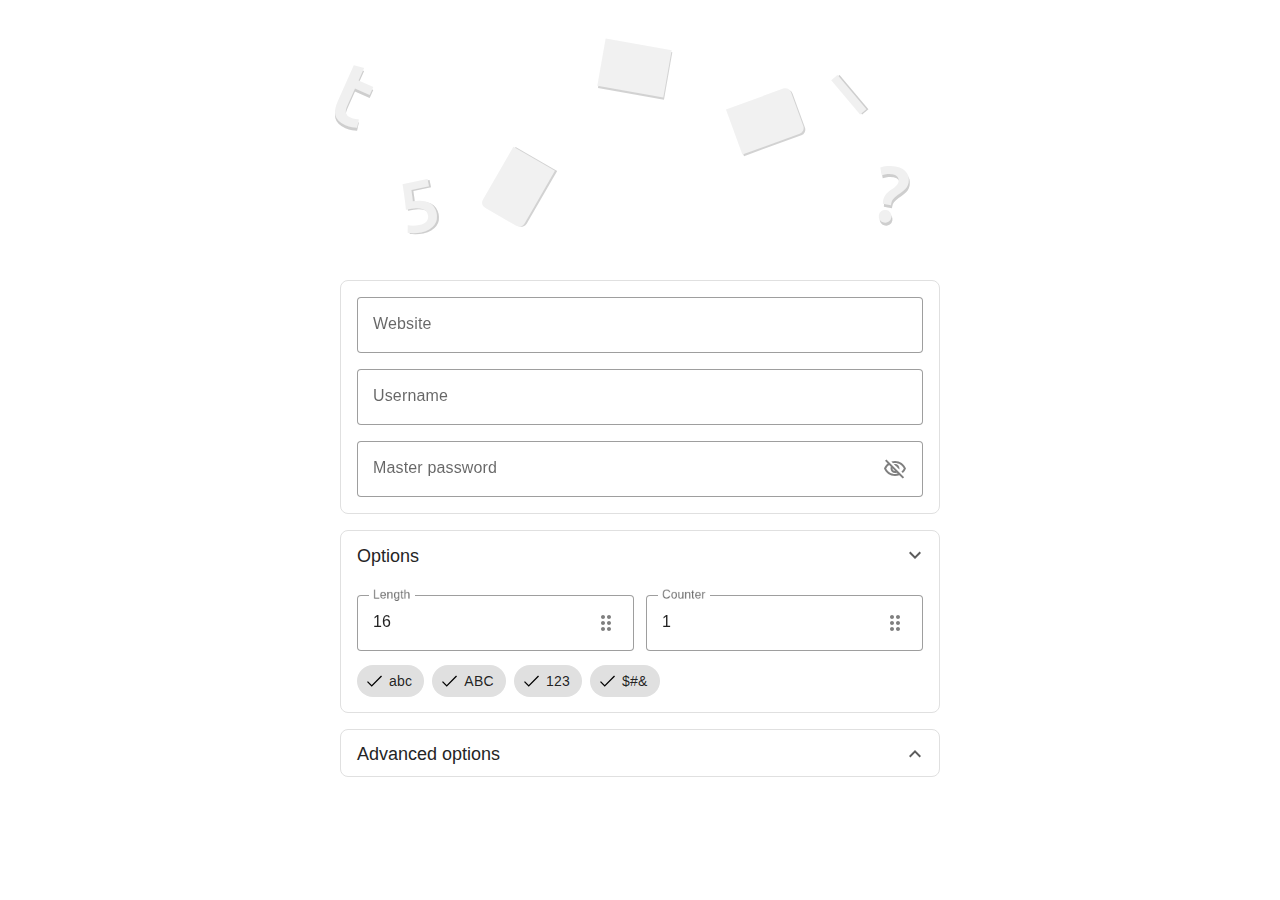
<file: pages/pwd.html>
<!DOCTYPE html>
<html lang="en">

<head>
  <title>LessPass</title>
  <meta charset="utf-8">
  <meta name="viewport" content="width=device-width, initial-scale=1">
  <meta name="theme-color" content="#fff">
  <meta name="description" content="PWA for LessPass.">
  <link rel="stylesheet" href="https://fonts.googleapis.com/css2?family=Ubuntu:wght@500&family=Ubuntu+Mono:wght@700&display=swap">
  <link rel="manifest" href="manifest.webmanifest">
  <link rel="shortcut icon" href="../js/favicon.png">
  <link href="../js/index.38a2be3403ae5cfc7c96.css" rel="stylesheet">
</head>

<body><noscript>
    <style>
      body {
        overflow: hidden;
      }

      h1,
      p {
        font-family: Roboto, sans-serif;
      }

      a {
        text-decoration: underline;
      }
    </style>
    <h1>Sorry, but this application requires Javascript.</h1>
  </noscript>
  <main>
    <section id="result">
      <div class="result-view"><b class="letter" id="letter-1"></b><b class="letter" id="letter-2"></b><b class="letter" id="letter-3"></b><b class="letter" id="letter-4"></b>
        <div class="parts">
          <div class="part out" id="part-1"></div>
          <div class="part out" id="part-2"></div>
          <div class="part out" id="part-3"></div>
        </div>
        <div class="result-container"><span id="generated-password"></span></div>
      </div>
    </section>
    <section id="inputs">
      <form class="paper">
        <div class="mdc-text-field mdc-text-field--outlined"><input class="mdc-text-field__input" type="text" id="website" tabindex="1" inputmode="url" autocomplete="off">
          <div class="mdc-notched-outline">
            <div class="mdc-notched-outline__leading"></div>
            <div class="mdc-notched-outline__notch"><label class="mdc-floating-label" for="website">Website</label></div>
            <div class="mdc-notched-outline__trailing"></div>
          </div>
        </div>
        <div class="mdc-text-field mdc-text-field--outlined"><input class="mdc-text-field__input" type="text" id="username" tabindex="2" inputmode="email" autocomplete="off">
          <div class="mdc-notched-outline">
            <div class="mdc-notched-outline__leading"></div>
            <div class="mdc-notched-outline__notch"><label class="mdc-floating-label" for="username">Username</label></div>
            <div class="mdc-notched-outline__trailing"></div>
          </div>
        </div>
        <div class="mdc-text-field mdc-text-field--outlined mdc-text-field--with-trailing-icon"><i class="toggle-password mdc-text-field__icon"><svg viewBox="0 0 24 24" width="24" height="24" style="vertical-align: middle">
              <path class="show" d="M12 6c3.79 0 7.17 2.13 8.82 5.5-.59 1.22-1.42 2.27-2.41 3.12l1.41 1.41c1.39-1.23 2.49-2.77 3.18-4.53C21.27 7.11 17 4 12 4c-1.27 0-2.49.2-3.64.57l1.65 1.65C10.66 6.09 11.32 6 12 6zm-1.07 1.14L13 9.21c.57.25 1.03.71 1.28 1.28l2.07 2.07c.08-.34.14-.7.14-1.07C16.5 9.01 14.48 7 12 7c-.37 0-.72.05-1.07.14zM2.01 3.87l2.68 2.68C3.06 7.83 1.77 9.53 1 11.5 2.73 15.89 7 19 12 19c1.52 0 2.98-.29 4.32-.82l3.42 3.42 1.41-1.41L3.42 2.45 2.01 3.87zm7.5 7.5l2.61 2.61c-.04.01-.08.02-.12.02-1.38 0-2.5-1.12-2.5-2.5 0-.05.01-.08.01-.13zm-3.4-3.4l1.75 1.75c-.23.55-.36 1.15-.36 1.78 0 2.48 2.02 4.5 4.5 4.5.63 0 1.23-.13 1.77-.36l.98.98c-.88.24-1.8.38-2.75.38-3.79 0-7.17-2.13-8.82-5.5.7-1.43 1.72-2.61 2.93-3.53z"></path>
              <path class="hide" d="M12 6c3.79 0 7.17 2.13 8.82 5.5C19.17 14.87 15.79 17 12 17s-7.17-2.13-8.82-5.5C4.83 8.13 8.21 6 12 6m0-2C7 4 2.73 7.11 1 11.5 2.73 15.89 7 19 12 19s9.27-3.11 11-7.5C21.27 7.11 17 4 12 4zm0 5c1.38 0 2.5 1.12 2.5 2.5S13.38 14 12 14s-2.5-1.12-2.5-2.5S10.62 9 12 9m0-2c-2.48 0-4.5 2.02-4.5 4.5S9.52 16 12 16s4.5-2.02 4.5-4.5S14.48 7 12 7z"></path>
            </svg></i><input class="mdc-text-field__input" type="password" id="password" tabindex="3" autocomplete="current-password">
          <div class="mdc-notched-outline">
            <div class="mdc-notched-outline__leading"></div>
            <div class="mdc-notched-outline__notch"><label class="mdc-floating-label" for="password">Master password</label></div>
            <div class="mdc-notched-outline__trailing"></div>
          </div>
        </div>
      </form>
    </section>
    <section id="options">
      <form class="paper active">
        <div class="opener mdc-ripple-surface">
          <h3>Options</h3><svg viewBox="0 0 24 24" role="presentation">
            <path d="M16.59 8.59L12 13.17 7.41 8.59 6 10l6 6 6-6z"></path>
          </svg>
        </div>
        <div class="both-inputs">
          <div class="mdc-text-field mdc-text-field--outlined mdc-text-field--with-trailing-icon"><i class="drag-number mdc-text-field__icon"><svg viewBox="0 0 24 24" width="24" height="24" style="vertical-align: middle">
                <path d="M11 18c0 1.1-.9 2-2 2s-2-.9-2-2 .9-2 2-2 2 .9 2 2zm-2-8c-1.1 0-2 .9-2 2s.9 2 2 2 2-.9 2-2-.9-2-2-2zm0-6c-1.1 0-2 .9-2 2s.9 2 2 2 2-.9 2-2-.9-2-2-2zm6 4c1.1 0 2-.9 2-2s-.9-2-2-2-2 .9-2 2 .9 2 2 2zm0 2c-1.1 0-2 .9-2 2s.9 2 2 2 2-.9 2-2-.9-2-2-2zm0 6c-1.1 0-2 .9-2 2s.9 2 2 2 2-.9 2-2-.9-2-2-2z"></path>
              </svg></i><input class="mdc-text-field__input" type="number" id="length" tabindex="4" pattern="[0-9]+" min="6" max="35">
            <div class="mdc-notched-outline">
              <div class="mdc-notched-outline__leading"></div>
              <div class="mdc-notched-outline__notch"><label class="mdc-floating-label" for="length">Length</label></div>
              <div class="mdc-notched-outline__trailing"></div>
            </div>
          </div>
          <div class="mdc-text-field mdc-text-field--outlined mdc-text-field--with-trailing-icon"><i class="drag-number mdc-text-field__icon"><svg viewBox="0 0 24 24" width="24" height="24" style="vertical-align: middle">
                <path d="M11 18c0 1.1-.9 2-2 2s-2-.9-2-2 .9-2 2-2 2 .9 2 2zm-2-8c-1.1 0-2 .9-2 2s.9 2 2 2 2-.9 2-2-.9-2-2-2zm0-6c-1.1 0-2 .9-2 2s.9 2 2 2 2-.9 2-2-.9-2-2-2zm6 4c1.1 0 2-.9 2-2s-.9-2-2-2-2 .9-2 2 .9 2 2 2zm0 2c-1.1 0-2 .9-2 2s.9 2 2 2 2-.9 2-2-.9-2-2-2zm0 6c-1.1 0-2 .9-2 2s.9 2 2 2 2-.9 2-2-.9-2-2-2z"></path>
              </svg></i><input class="mdc-text-field__input" type="number" id="counter" tabindex="5" pattern="[0-9]+" min="1" max="100">
            <div class="mdc-notched-outline">
              <div class="mdc-notched-outline__leading"></div>
              <div class="mdc-notched-outline__notch"><label class="mdc-floating-label" for="counter">Counter</label></div>
              <div class="mdc-notched-outline__trailing"></div>
            </div>
          </div>
        </div>
        <div class="mdc-chip-set mdc-chip-set--filter" id="charsets"><button class="mdc-chip" type="button" tabindex="6"><span class="mdc-chip__checkmark"><svg class="mdc-chip__checkmark-svg" viewBox="-2 -3 30 30">
                <path class="mdc-chip__checkmark-path" fill="none" stroke="black" d="M1.73,12.91 8.1,19.28 22.79,4.59"></path>
              </svg></span><span class="mdc-chip__text">abc</span></button><button class="mdc-chip" type="button" tabindex="7"><span class="mdc-chip__checkmark"><svg class="mdc-chip__checkmark-svg" viewBox="-2 -3 30 30">
                <path class="mdc-chip__checkmark-path" fill="none" stroke="black" d="M1.73,12.91 8.1,19.28 22.79,4.59"></path>
              </svg></span><span class="mdc-chip__text">ABC</span></button><button class="mdc-chip" type="button" tabindex="8"><span class="mdc-chip__checkmark"><svg class="mdc-chip__checkmark-svg" viewBox="-2 -3 30 30">
                <path class="mdc-chip__checkmark-path" fill="none" stroke="black" d="M1.73,12.91 8.1,19.28 22.79,4.59"></path>
              </svg></span><span class="mdc-chip__text">123</span></button><button class="mdc-chip" type="button" tabindex="9"><span class="mdc-chip__checkmark"><svg class="mdc-chip__checkmark-svg" viewBox="-2 -3 30 30">
                <path class="mdc-chip__checkmark-path" fill="none" stroke="black" d="M1.73,12.91 8.1,19.28 22.79,4.59"></path>
              </svg></span><span class="mdc-chip__text">$#&</span></button></div>
      </form>
    </section>
    <section id="adv-options">
      <form class="paper">
        <div class="opener mdc-ripple-surface">
          <h3>Advanced options</h3><svg viewBox="0 0 24 24" role="presentation">
            <path d="M16.59 8.59L12 13.17 7.41 8.59 6 10l6 6 6-6z"></path>
          </svg>
        </div>
        <div class="mdc-text-field mdc-text-field--outlined mdc-text-field--with-trailing-icon"><i class="drag-number mdc-text-field__icon"><svg viewBox="0 0 24 24" width="24" height="24" style="vertical-align: middle">
              <path d="M11 18c0 1.1-.9 2-2 2s-2-.9-2-2 .9-2 2-2 2 .9 2 2zm-2-8c-1.1 0-2 .9-2 2s.9 2 2 2 2-.9 2-2-.9-2-2-2zm0-6c-1.1 0-2 .9-2 2s.9 2 2 2 2-.9 2-2-.9-2-2-2zm6 4c1.1 0 2-.9 2-2s-.9-2-2-2-2 .9-2 2 .9 2 2 2zm0 2c-1.1 0-2 .9-2 2s.9 2 2 2 2-.9 2-2-.9-2-2-2zm0 6c-1.1 0-2 .9-2 2s.9 2 2 2 2-.9 2-2-.9-2-2-2z"></path>
            </svg></i><input class="mdc-text-field__input" type="number" id="iterations" tabindex="10" pattern="[0-9]+" min="1000" max="1000000">
          <div class="mdc-notched-outline">
            <div class="mdc-notched-outline__leading"></div>
            <div class="mdc-notched-outline__notch"><label class="mdc-floating-label" for="iterations">Iterations</label></div>
            <div class="mdc-notched-outline__trailing"></div>
          </div>
        </div>
        <div class="mdc-chip-set mdc-chip-set--choice" id="algorithm"><button class="mdc-chip" type="button" tabindex="11"><span class="mdc-chip__text">AES256</span></button><button class="mdc-chip" type="button" tabindex="12"><span class="mdc-chip__text">AES512</span></button></div>
      </form>
    </section>
  </main>
  <div class="mdc-snackbar" id="copy-snackbar">
    <div class="mdc-snackbar__surface">
      <div class="mdc-snackbar__label" role="status" aria-live="polite">Password copied.</div>
    </div>
  </div>
  <script type="text/javascript" src="../js/index.bundle.js"></script>
</body>

</html>
</file>
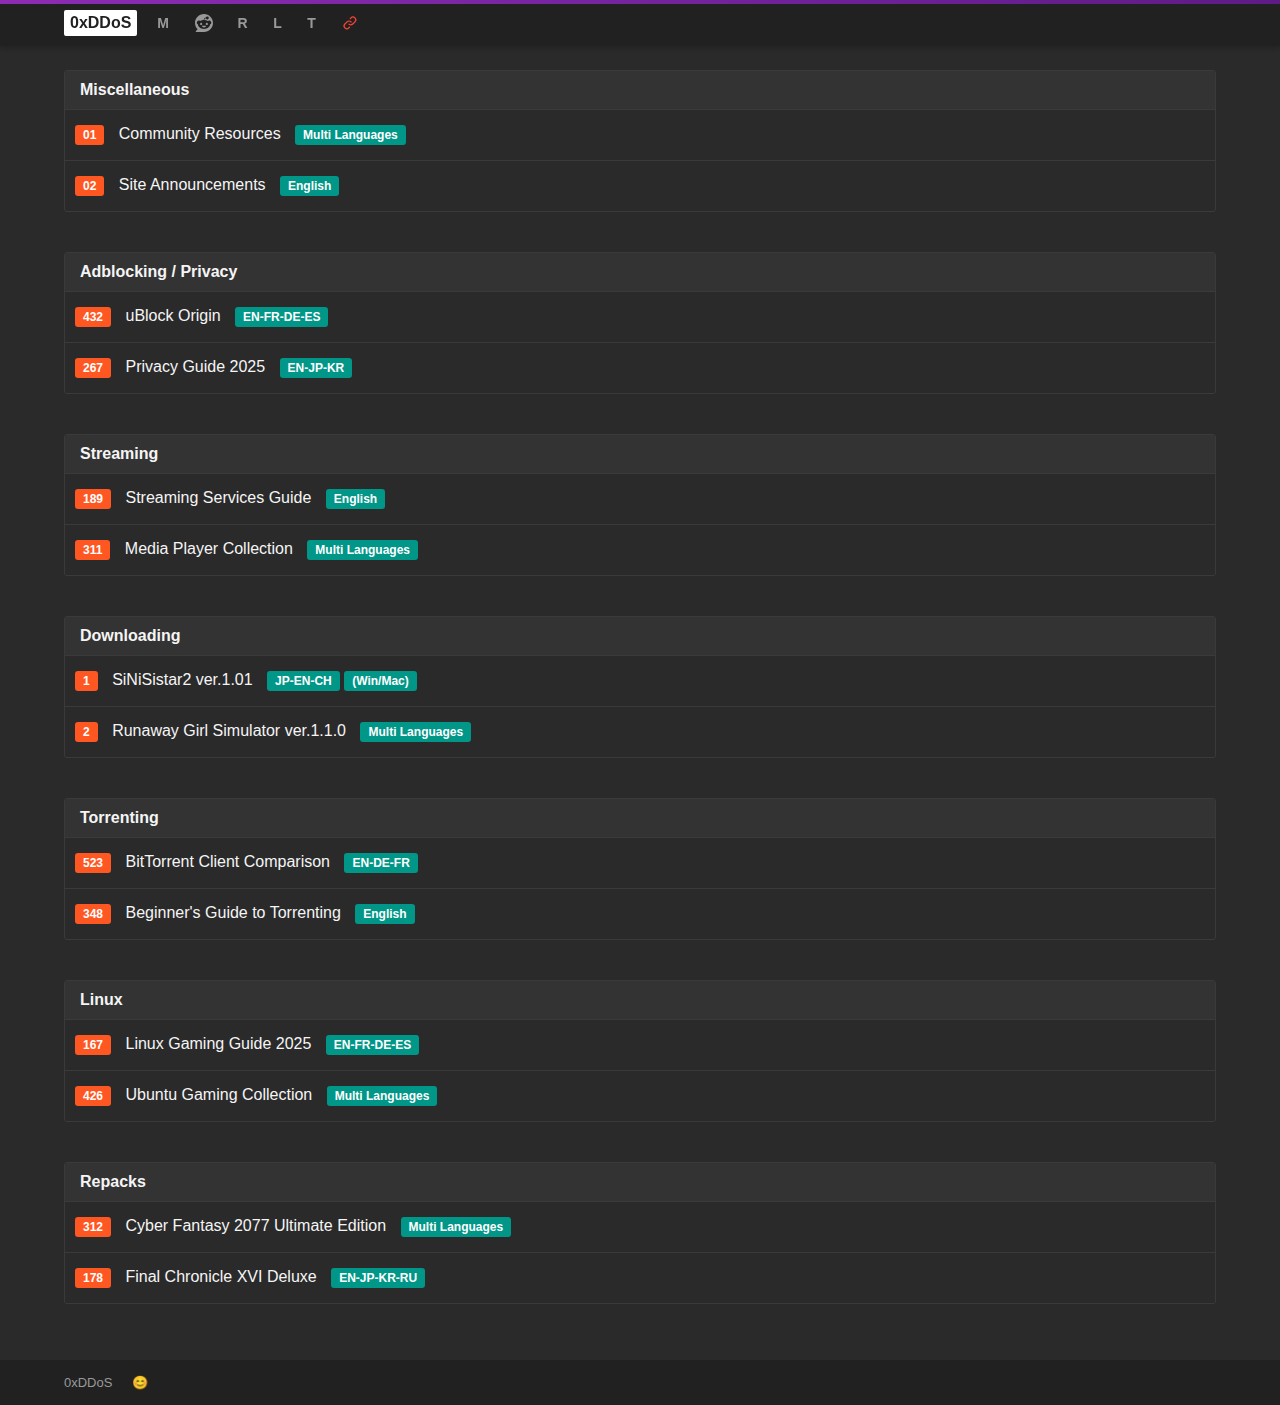
<file: pages/tableindex.html>
<!DOCTYPE html>
<html lang="en">
<head>
    <meta charset="UTF-8">
    <meta name="viewport" content="width=device-width, initial-scale=1.0">
    <title>Wiki</title>
    <style>
        * {
            margin: 0;
            padding: 0;
            box-sizing: border-box;
            font-family: 'Segoe UI', Arial, sans-serif;
        }
        
        body {
            background-color: #2a2a2a;
            color: #f5f5f5;
        }
        
        /* Purple top stripe */
        .top-stripe {
            height: 4px;
            background: linear-gradient(90deg, #8c2cb4, #5e1b87);
            width: 100%;
            position: fixed;
            top: 0;
            left: 0;
            right: 0;
            z-index: 1001;
        }
        
        /* Header */
        .header {
            background-color: #212121;
            color: white;
            padding: 10px 0;
            display: flex;
            justify-content: space-between;
            align-items: center;
            position: fixed;
            top: 0;
            left: 0;
            right: 0;
            z-index: 1000;
            box-shadow: 0 2px 5px rgba(0, 0, 0, 0.2);
        }
        
        .container {
            width: 90%;
            max-width: 1200px;
            margin: 0 auto;
        }
        
        .header .container {
            display: flex;
            justify-content: space-between;
            align-items: center;
        }
        
        .logo {
            display: flex;
            align-items: center;
            text-decoration: none;
        }
        
        .logo-box {
            background-color: white;
            color: #212121;
            font-size: 16px;
            font-weight: bold;
            padding: 4px 6px;
            border-radius: 2px;
            margin-right: 20px;
        }
        
        .nav-menu {
            display: flex;
            align-items: center;
            flex-grow: 1;
        }
        
        .nav-item {
            color: #999;
            text-decoration: none;
            font-weight: 600;
            font-size: 14px;
            margin-right: 25px;
            letter-spacing: 0.5px;
            display: flex;
            align-items: center;
        }
        
        .nav-item::after {
            content: '';
        }
        
        .nav-item:hover {
            color: #fff;
        }
        
        /* Reddit icon */
        .reddit-icon {
            --reddit-svg: url("data:image/svg+xml,%3Csvg xmlns='http://www.w3.org/2000/svg' viewBox='0 0 24 24'%3E%3Cpath d='M12 0C5.373 0 0 5.373 0 12c0 3.314 1.343 6.314 3.515 8.485l-2.286 2.286A.72.72 0 0 0 1.738 24H12c6.627 0 12-5.373 12-12S18.627 0 12 0m4.388 3.199a1.999 1.999 0 1 1-1.947 2.46v.002a2.37 2.37 0 0 0-2.032 2.341v.007c1.776.067 3.4.567 4.686 1.363a2.802 2.802 0 1 1 2.908 4.753c-.088 3.256-3.637 5.876-7.997 5.876-4.361 0-7.905-2.617-7.998-5.87a2.8 2.8 0 0 1 1.189-5.34c.645 0 1.239.218 1.712.585 1.275-.79 2.881-1.291 4.64-1.365v-.01a3.23 3.23 0 0 1 2.88-3.207 2 2 0 0 1 1.959-1.595m-8.085 8.376c-.784 0-1.459.78-1.506 1.797s.64 1.429 1.426 1.429 1.371-.369 1.418-1.385-.553-1.841-1.338-1.841m7.406 0c-.786 0-1.385.824-1.338 1.841s.634 1.385 1.418 1.385c.785 0 1.473-.413 1.426-1.429-.046-1.017-.721-1.797-1.506-1.797m-3.703 4.013c-.974 0-1.907.048-2.77.135a.222.222 0 0 0-.183.305 3.2 3.2 0 0 0 2.953 1.964 3.2 3.2 0 0 0 2.953-1.964a.222.222 0 0 0-.184-.305 28 28 0 0 0-2.769-.135'/%3E%3C/svg%3E");
            width: 18px;
            height: 18px;
            display: inline-block;
            background-color: #999;
            mask-image: var(--reddit-svg);
            -webkit-mask-image: var(--reddit-svg);
            mask-repeat: no-repeat;
            -webkit-mask-repeat: no-repeat;
            mask-size: contain;
            -webkit-mask-size: contain;
            vertical-align: middle;
            transition: background-color 0.2s ease;
        }
        
        .reddit-icon:hover {
            background-color: #fff;
        }
        
        /* NSFW icon */
        .nsfw-icon {
            --nsfw-svg: url("data:image/svg+xml,%3Csvg width='100' height='100' viewBox='-2.64 -2.64 29.28 29.28' fill='none' xmlns='http://www.w3.org/2000/svg' transform='rotate(180)' stroke='%23999' stroke-width='.12'%3E%3Cg stroke-width='0'/%3E%3Cg stroke-linecap='round' stroke-linejoin='round' stroke-width='.144'/%3E%3Cg fill='%23999'%3E%3Cpath d='M13.222 3.322A5.5 5.5 0 0 1 21 11.1l-3.535 3.536a5.5 5.5 0 0 1-8.32-.628c-.242-.328-.174-.778.114-1.066.473-.473 1.307-.286 1.765.201q.037.04.077.079a3.5 3.5 0 0 0 4.95 0l3.535-3.536a3.5 3.5 0 0 0-4.95-4.95l-1.06 1.061a1 1 0 1 1-1.415-1.414z'/%3E%3Cpath d='M6.858 9.686c2.044-2.044 5.368-2.085 7.491-.263.383.328.352.906-.005 1.262-.419.42-1.112.355-1.602.022-1.344-.914-3.256-.82-4.47.393l-3.535 3.536a3.5 3.5 0 0 0 4.95 4.95l1.06-1.06a1 1 0 0 1 1.414 1.413L11.101 21a5.5 5.5 0 1 1-7.779-7.778z'/%3E%3C/g%3E%3C/svg%3E");
            width: 18px;
            height: 18px;
            display: inline-block;
            background-color: #f44336;
            mask-image: var(--nsfw-svg);
            -webkit-mask-image: var(--nsfw-svg);
            mask-repeat: no-repeat;
            -webkit-mask-repeat: no-repeat;
            mask-size: contain;
            -webkit-mask-size: contain;
            vertical-align: middle;
            transition: background-color 0.2s ease;
        }
        
        .nsfw-icon:hover {
            background-color: #ff7961;
        }
        
        /* Main content */
        .main-content {
            padding-top: 70px; /* Height of header + extra space */
            padding-bottom: 1rem;
            min-height: calc(100vh - 130px);
        }
        
        /* Table Sections */
        .table-section {
            margin-bottom: 20px;
            border: 1px solid #3a3a3a;
            border-radius: 3px;
            overflow: hidden;
        }
        
        .section-header {
            background-color: #333;
            padding: 10px 15px;
            font-weight: bold;
            border-bottom: 1px solid #3a3a3a;
        }
        
        /* Game Table */
        .game-table {
            width: 100%;
            border-collapse: collapse;
        }
        
        .index-row {
            border-bottom: 1px solid #3a3a3a;
        }
        
        .index-row:last-child {
            border-bottom: none;
        }
        
        .index-cell {
            padding: 15px 10px;
        }
        
        /* Title links */
        .index-cell a {
            color: #f5f5f5;
            text-decoration: none;
            font-weight: normal;
            transition: color 0.2s;
            margin-right: 10px;
        }
        
        .index-cell a:hover {
            color: #90caf9;
            text-decoration: underline;
        }
        
        /* Download count */
        .index-badge {
            display: inline-block;
            background-color: #ff5722;
            color: white;
            padding: 3px 8px;
            border-radius: 3px;
            font-weight: bold;
            font-size: 12px;
            margin-right: 10px;
        }
        
        /* Languages */
        .info-badge {
            display: inline-block;
            background-color: #009688;
            color: white;
            padding: 3px 8px;
            border-radius: 3px;
            font-weight: bold;
            font-size: 12px;
        }
        
        /* NSFW Section */
        #nsfw-section {
            display: none;
        }
        
        /* Category sections */
        .category-sections {
            display: flex;
            flex-direction: column;
            gap: 20px;
        }
        
        /* Footer */
        .footer {
            background-color: #212121;
            color: #999;
            padding: 15px 0;
            font-size: 13px;
            margin-top: 20px;
        }
        
        .footer .container {
            display: flex;
            flex-direction: column;
            gap: 15px;
        }
        
        .footer-content {
            display: flex;
            justify-content: space-between;
            align-items: center;
        }
        
        .footer-links {
            display: flex;
            gap: 20px;
        }
        
        .footer-links a {
            color: #999;
            text-decoration: none;
        }
        
        .footer-links a:hover {
            color: #fff;
        }
        
        .nsfw-link {
            color: #f44336;
            cursor: pointer;
            text-decoration: none;
            display: none; /* Hide by default */
        }
        
        .nsfw-link:hover {
            color: #ff7961;
        }

        /* Footer NSFW icon */
        .footer-nsfw-icon {
            --footer-nsfw-svg: url("data:image/svg+xml,%3Csvg width='130' height='130' viewBox='0 0 24 24' fill='none' xmlns='http://www.w3.org/2000/svg' stroke='%23999' stroke-width='0'%3E%3Cg/%3E%3Cg stroke-linecap='round' stroke-linejoin='round'/%3E%3Cpath fill-rule='evenodd' clip-rule='evenodd' d='m4.614 8.545-.426 1.705H2a.75.75 0 0 0 0 1.5h20a.75.75 0 0 0 0-1.5h-2.187l-.427-1.705c-.546-2.183-.818-3.274-1.632-3.91C16.94 4 15.815 4 13.565 4h-3.13c-2.25 0-3.375 0-4.189.635-.814.636-1.087 1.727-1.632 3.91M6.5 21a3.5 3.5 0 0 0 3.384-2.604l1.11-.555a2.25 2.25 0 0 1 2.012 0l1.11.555A3.501 3.501 0 0 0 21 17.5a3.5 3.5 0 0 0-6.91-.794l-.413-.206a3.75 3.75 0 0 0-3.354 0l-.413.206A3.501 3.501 0 0 0 3 17.5 3.5 3.5 0 0 0 6.5 21' fill='%23f44336' stroke='none'/%3E%3C/svg%3E");
            width: 20px;
            height: 20px;
            display: inline-block;
            background-color: transparent;
            mask-image: var(--footer-nsfw-svg);
            -webkit-mask-image: var(--footer-nsfw-svg);
            mask-repeat: no-repeat;
            -webkit-mask-repeat: no-repeat;
            mask-size: contain;
            -webkit-mask-size: contain;
            vertical-align: middle;
            transition: background-color 0.2s ease;
        }
        
        .footer-nsfw-icon-container {
            display: none; /* Hide by default */
        }
        
        .footer-nsfw-icon-container:hover .footer-nsfw-icon {
            background-color: #ff7961;
        }
        
        /* Mobile styles */
        @media (max-width: 768px) {
            .header .container {
                flex-wrap: nowrap;
                overflow-x: auto;
                white-space: nowrap;
            }
            
            .logo {
                margin-bottom: 0;
                flex-shrink: 0;
            }
            
            .nav-menu {
                width: auto;
                flex-wrap: nowrap;
                justify-content: flex-start;
                overflow-x: auto;
                white-space: nowrap;
                padding-bottom: 5px;
                margin-left: 10px;
            }
            
            .nav-item {
                font-size: 12px;
                margin-right: 15px;
                flex-shrink: 0;
            }
            
            /* Game cell content layout */
            .index-cell {
                display: flex;
                flex-wrap: nowrap;
                gap: 5px;
                align-items: center;
                overflow-x: auto;
                white-space: nowrap;
                padding: 10px 5px;
            }
            
            .index-badge, .info-badge {
                margin-bottom: 0;
                flex-shrink: 0;
            }
            
            /* Footer mobile layout */
            .footer .container {
                flex-direction: column;
                gap: 15px;
            }
            
            .footer-content {
                overflow-x: auto;
                white-space: nowrap;
                padding-bottom: 5px;
                justify-content: center;
                gap: 30px;
            }
            
            .footer-links {
                flex-shrink: 0;
            }
        }
        
        @media (max-width: 480px) {
            .container {
                width: 95%;
            }
            
            .nav-item {
                font-size: 11px;
                margin-right: 10px;
            }
            
            .index-cell {
                padding: 10px 5px;
                font-size: 13px;
            }
            
            .index-badge, .info-badge {
                font-size: 10px;
                padding: 2px 5px;
            }
        }
    </style>
</head>
<body>
    <div class="top-stripe"></div>
    <header class="header">
        <div class="container">
            <a href="#" class="logo">
                <div class="logo-box">0xDDoS</div>
            </a>
            
            <div class="nav-menu">
                <a href="#miscellaneous-section" class="nav-item">M</a>
                <a href="#privacy-section" class="nav-item"><span class="reddit-icon"></span></a>
                <a href="#repacks-section" class="nav-item">R</a>
                <a href="#linux-section" class="nav-item">L</a>
                <a href="#torrenting-section" class="nav-item">T</a>
                <a href="#" class="nav-item" id="nsfw-toggle-link"><span class="nsfw-icon"></span></a>
            </div>
        </div>
    </header>
    
    <main class="main-content">
        <div class="container">
            <div class="category-sections" id="main-content-container">
                <!-- Sections will be dynamically inserted here -->
            </div>
        </div>
        
        <!-- NSFW Section (Hidden by default) -->
        <div class="container">
            <div class="table-section" id="nsfw-section">
                <div class="section-header">NSFW Content</div>
                <table class="game-table" id="nsfw-content-table">
                    <!-- NSFW content will be dynamically inserted here -->
                </table>
            </div>
        </div>
    </main>
    
    <footer class="footer">
        <div class="container">
            <div class="footer-content">
                <div class="footer-links">
                    <a href="#">0xDDoS</a>
                    <a href="#">😊</a>
                    <a href="#" class="footer-nsfw-icon-container" id="footer-nsfw-toggle">
                        <span class="footer-nsfw-icon"></span>
                    </a>
                </div>
            </div>
        </div>
    </footer>
    
    <script>
        // Data structure for sections
        const sections = [
            {
                id: "miscellaneous-section",
                title: "Miscellaneous",
                items: [
                    { 
                        index: "01", 
                        title: "Community Resources", 
                        info: "Multi Languages",
                        link: "https://example.com/community"
                    },
                    { 
                        index: "02", 
                        title: "Site Announcements", 
                        info: "English",
                        link: "https://example.com/announcements"
                    }
                ]
            },
            {
                id: "privacy-section",
                title: "Adblocking / Privacy",
                items: [
                    { 
                        index: "432", 
                        title: "uBlock Origin", 
                        info: "EN-FR-DE-ES",
                        link: "https://example.com/ublock"
                    },
                    { 
                        index: "267", 
                        title: "Privacy Guide 2025", 
                        info: "EN-JP-KR",
                        link: "https://example.com/privacy-guide"
                    }
                ]
            },
            {
                id: "streaming-section",
                title: "Streaming",
                items: [
                    { 
                        index: "189", 
                        title: "Streaming Services Guide", 
                        info: "English",
                        link: "https://example.com/streaming"
                    },
                    { 
                        index: "311", 
                        title: "Media Player Collection", 
                        info: "Multi Languages",
                        link: "https://example.com/media-players"
                    }
                ]
            },
            {
                id: "downloading-section",
                title: "Downloading",
                items: [
                    { 
                        index: "1", 
                        title: "SiNiSistar2 ver.1.01", 
                        info: "JP-EN-CH",
                        extraInfo: "(Win/Mac)",
                        link: "https://example.com/sinisistar2"
                    },
                    { 
                        index: "2", 
                        title: "Runaway Girl Simulator ver.1.1.0", 
                        info: "Multi Languages",
                        link: "https://example.com/runaway-girl"
                    }
                ]
            },
            {
                id: "torrenting-section",
                title: "Torrenting",
                items: [
                    { 
                        index: "523", 
                        title: "BitTorrent Client Comparison", 
                        info: "EN-DE-FR",
                        link: "https://example.com/bittorrent-clients"
                    },
                    { 
                        index: "348", 
                        title: "Beginner's Guide to Torrenting", 
                        info: "English",
                        link: "https://example.com/torrenting-guide"
                    }
                ]
            },
            {
                id: "linux-section",
                title: "Linux",
                items: [
                    { 
                        index: "167", 
                        title: "Linux Gaming Guide 2025", 
                        info: "EN-FR-DE-ES",
                        link: "https://example.com/linux-gaming"
                    },
                    { 
                        index: "426", 
                        title: "Ubuntu Gaming Collection", 
                        info: "Multi Languages",
                        link: "https://example.com/ubuntu-gaming"
                    }
                ]
            },
            {
                id: "repacks-section",
                title: "Repacks",
                items: [
                    { 
                        index: "312", 
                        title: "Cyber Fantasy 2077 Ultimate Edition", 
                        info: "Multi Languages",
                        link: "https://example.com/cyberfantasy2077"
                    },
                    { 
                        index: "178", 
                        title: "Final Chronicle XVI Deluxe", 
                        info: "EN-JP-KR-RU",
                        link: "https://example.com/finalchronicle16"
                    }
                ]
            }
        ];
        
        // NSFW data
        const nsfwData = [
            { 
                index: "212", 
                title: "Adult Game Collection Vol.1", 
                info: "EN-JP",
                link: "https://example.com/nsfw/collection1"
            },
            { 
                index: "193", 
                title: "Adult Game Collection Vol.2", 
                info: "EN-JP",
                link: "https://example.com/nsfw/collection2"
            },
            { 
                index: "157", 
                title: "Eroge Selection 2025", 
                info: "JP-EN",
                link: "https://example.com/nsfw/eroge2025"
            }
        ];
        
        // Function to create a table row for an item
        function createTableRow(item) {
            return `
                <tr class="index-row">
                    <td class="index-cell">
                        <span class="index-badge">${item.index}</span>
                        <a href="${item.link}" target="_blank" rel="noopener noreferrer">${item.title}</a>
                        <span class="info-badge">${item.info}</span>
                        ${item.extraInfo ? `<span class="info-badge">${item.extraInfo}</span>` : ''}
                    </td>
                </tr>
            `;
        }
        
        // Function to create a section with its items
        function createSection(section) {
            let itemsHTML = '';
            
            section.items.forEach(item => {
                itemsHTML += createTableRow(item);
            });
            
            return `
                <div class="table-section" id="${section.id}">
                    <div class="section-header">${section.title}</div>
                    <table class="game-table">
                        <tbody>
                            ${itemsHTML}
                        </tbody>
                    </table>
                </div>
            `;
        }
        
        // Function to initialize the page
        function initPage() {
            // Generate main content sections
            const mainContentContainer = document.getElementById('main-content-container');
            let sectionsHTML = '';
            
            sections.forEach(section => {
                sectionsHTML += createSection(section);
            });
            
            mainContentContainer.innerHTML = sectionsHTML;
            
            // Generate NSFW content
            const nsfwContentTable = document.getElementById('nsfw-content-table');
            let nsfwHTML = '<tbody>';
            
            nsfwData.forEach(item => {
                nsfwHTML += createTableRow(item);
            });
            
            nsfwHTML += '</tbody>';
            nsfwContentTable.innerHTML = nsfwHTML;
        }
        
        // NSFW Toggle Functionality
        document.addEventListener('DOMContentLoaded', function() {
            // Initialize page content
            initPage();
            
            const nsfwToggleLink = document.getElementById('nsfw-toggle-link');
            const footerNsfwToggle = document.getElementById('footer-nsfw-toggle');
            const nsfwSection = document.getElementById('nsfw-section');
            
            // Variable to track footer visibility state
            let footerLinkVisible = false;
            
            // Function to toggle NSFW content
            function toggleNsfwContent() {
                if (nsfwSection.style.display === 'none' || nsfwSection.style.display === '') {
                    nsfwSection.style.display = 'block';
                } else {
                    nsfwSection.style.display = 'none';
                }
            }
            
            // Navbar NSFW icon click - toggles footer link visibility
            nsfwToggleLink.addEventListener('click', function(e) {
                e.preventDefault();
                
                if (!footerLinkVisible) {
                    // If footer link is hidden, show it
                    footerNsfwToggle.style.display = 'inline-block';
                    footerLinkVisible = true;
                } else {
                    // If footer link is visible, hide it
                    footerNsfwToggle.style.display = 'none';
                    footerLinkVisible = false;
                    
                    // Also hide NSFW content if it's visible
                    if (nsfwSection.style.display === 'block') {
                        nsfwSection.style.display = 'none';
                    }
                }
            });
            
            // Footer NSFW link click
            footerNsfwToggle.addEventListener('click', function(e) {
                e.preventDefault();
                toggleNsfwContent();
            });
        });
    </script>
</body>
</html>
</file>
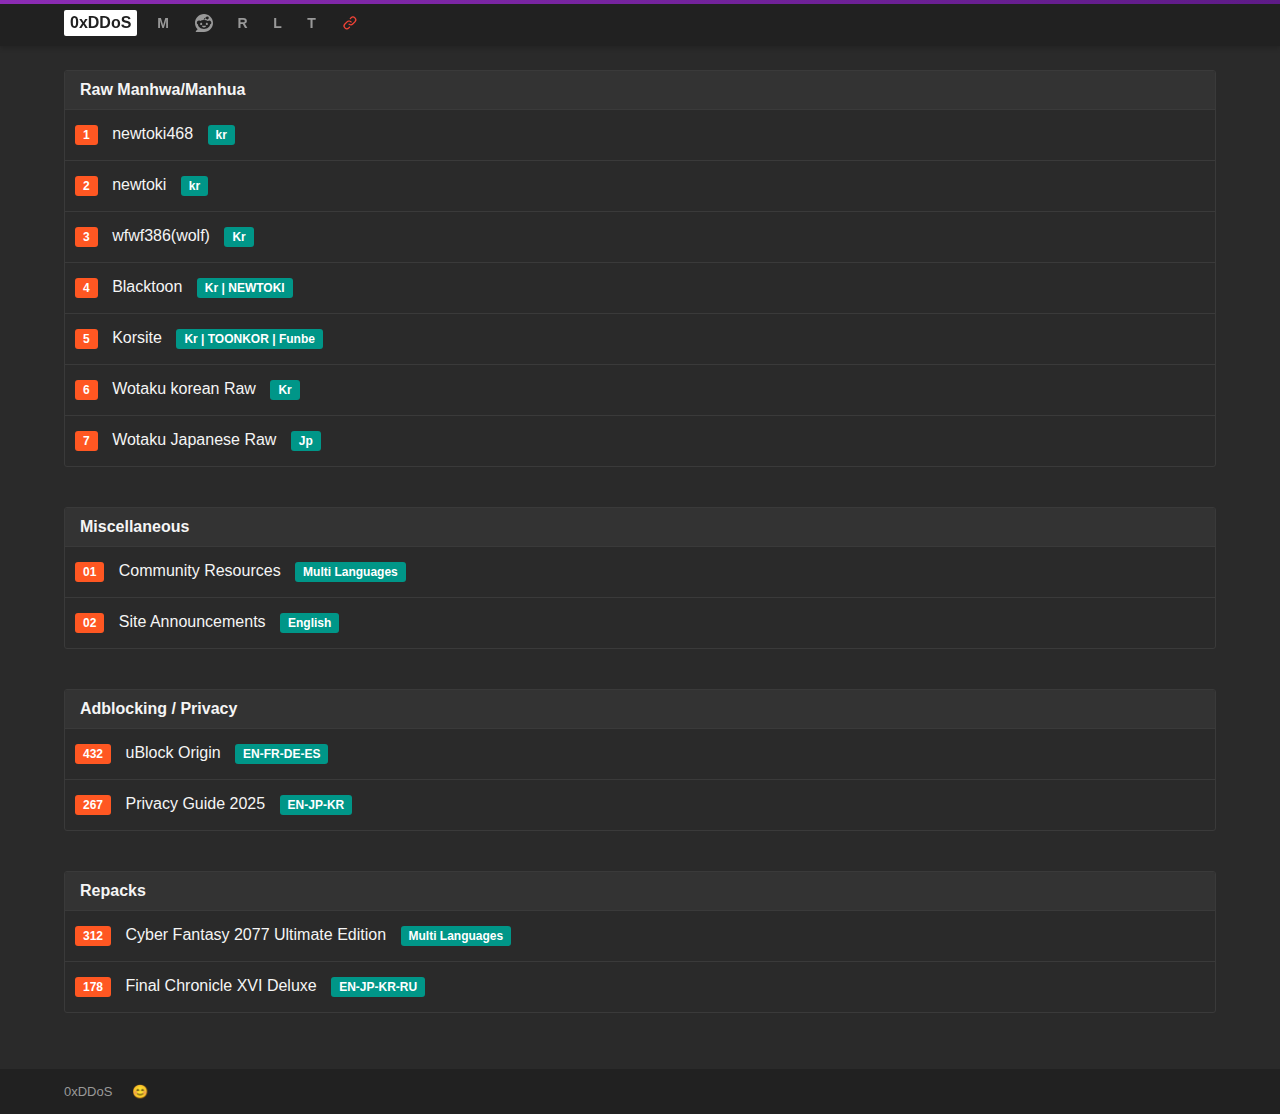
<file: pages/wiki.html>
<!DOCTYPE html>
<html lang="en">
<head>
    <meta charset="UTF-8">
    <meta name="viewport" content="width=device-width, initial-scale=1.0">
    <title>Wiki</title>
    <style>
        * {
            margin: 0;
            padding: 0;
            box-sizing: border-box;
            font-family: 'Segoe UI', Arial, sans-serif;
        }
        
        body {
            background-color: #2a2a2a;
            color: #f5f5f5;
        }
        
        /* Purple top stripe */
        .top-stripe {
            height: 4px;
            background: linear-gradient(90deg, #8c2cb4, #5e1b87);
            width: 100%;
            position: fixed;
            top: 0;
            left: 0;
            right: 0;
            z-index: 1001;
        }
        
        /* Header */
        .header {
            background-color: #212121;
            color: white;
            padding: 10px 0;
            display: flex;
            justify-content: space-between;
            align-items: center;
            position: fixed;
            top: 0;
            left: 0;
            right: 0;
            z-index: 1000;
            box-shadow: 0 2px 5px rgba(0, 0, 0, 0.2);
        }
        
        .container {
            width: 90%;
            max-width: 1200px;
            margin: 0 auto;
        }
        
        .header .container {
            display: flex;
            justify-content: space-between;
            align-items: center;
        }
        
        .logo {
            display: flex;
            align-items: center;
            text-decoration: none;
        }
        
        .logo-box {
            background-color: white;
            color: #212121;
            font-size: 16px;
            font-weight: bold;
            padding: 4px 6px;
            border-radius: 2px;
            margin-right: 20px;
        }
        
        .nav-menu {
            display: flex;
            align-items: center;
            flex-grow: 1;
        }
        
        .nav-item {
            color: #999;
            text-decoration: none;
            font-weight: 600;
            font-size: 14px;
            margin-right: 25px;
            letter-spacing: 0.5px;
            display: flex;
            align-items: center;
        }
        
        .nav-item::after {
            content: '';
        }
        
        .nav-item:hover {
            color: #fff;
        }
        
        /* Reddit icon */
        .reddit-icon {
            --reddit-svg: url("data:image/svg+xml,%3Csvg xmlns='http://www.w3.org/2000/svg' viewBox='0 0 24 24'%3E%3Cpath d='M12 0C5.373 0 0 5.373 0 12c0 3.314 1.343 6.314 3.515 8.485l-2.286 2.286A.72.72 0 0 0 1.738 24H12c6.627 0 12-5.373 12-12S18.627 0 12 0m4.388 3.199a1.999 1.999 0 1 1-1.947 2.46v.002a2.37 2.37 0 0 0-2.032 2.341v.007c1.776.067 3.4.567 4.686 1.363a2.802 2.802 0 1 1 2.908 4.753c-.088 3.256-3.637 5.876-7.997 5.876-4.361 0-7.905-2.617-7.998-5.87a2.8 2.8 0 0 1 1.189-5.34c.645 0 1.239.218 1.712.585 1.275-.79 2.881-1.291 4.64-1.365v-.01a3.23 3.23 0 0 1 2.88-3.207 2 2 0 0 1 1.959-1.595m-8.085 8.376c-.784 0-1.459.78-1.506 1.797s.64 1.429 1.426 1.429 1.371-.369 1.418-1.385-.553-1.841-1.338-1.841m7.406 0c-.786 0-1.385.824-1.338 1.841s.634 1.385 1.418 1.385c.785 0 1.473-.413 1.426-1.429-.046-1.017-.721-1.797-1.506-1.797m-3.703 4.013c-.974 0-1.907.048-2.77.135a.222.222 0 0 0-.183.305 3.2 3.2 0 0 0 2.953 1.964 3.2 3.2 0 0 0 2.953-1.964a.222.222 0 0 0-.184-.305 28 28 0 0 0-2.769-.135'/%3E%3C/svg%3E");
            width: 18px;
            height: 18px;
            display: inline-block;
            background-color: #999;
            mask-image: var(--reddit-svg);
            -webkit-mask-image: var(--reddit-svg);
            mask-repeat: no-repeat;
            -webkit-mask-repeat: no-repeat;
            mask-size: contain;
            -webkit-mask-size: contain;
            vertical-align: middle;
            transition: background-color 0.2s ease;
        }
        
        .reddit-icon:hover {
            background-color: #fff;
        }
        
        /* NSFW icon */
        .nsfw-icon {
            --nsfw-svg: url("data:image/svg+xml,%3Csvg width='100' height='100' viewBox='-2.64 -2.64 29.28 29.28' fill='none' xmlns='http://www.w3.org/2000/svg' transform='rotate(180)' stroke='%23999' stroke-width='.12'%3E%3Cg stroke-width='0'/%3E%3Cg stroke-linecap='round' stroke-linejoin='round' stroke-width='.144'/%3E%3Cg fill='%23999'%3E%3Cpath d='M13.222 3.322A5.5 5.5 0 0 1 21 11.1l-3.535 3.536a5.5 5.5 0 0 1-8.32-.628c-.242-.328-.174-.778.114-1.066.473-.473 1.307-.286 1.765.201q.037.04.077.079a3.5 3.5 0 0 0 4.95 0l3.535-3.536a3.5 3.5 0 0 0-4.95-4.95l-1.06 1.061a1 1 0 1 1-1.415-1.414z'/%3E%3Cpath d='M6.858 9.686c2.044-2.044 5.368-2.085 7.491-.263.383.328.352.906-.005 1.262-.419.42-1.112.355-1.602.022-1.344-.914-3.256-.82-4.47.393l-3.535 3.536a3.5 3.5 0 0 0 4.95 4.95l1.06-1.06a1 1 0 0 1 1.414 1.413L11.101 21a5.5 5.5 0 1 1-7.779-7.778z'/%3E%3C/g%3E%3C/svg%3E");
            width: 18px;
            height: 18px;
            display: inline-block;
            background-color: #f44336;
            mask-image: var(--nsfw-svg);
            -webkit-mask-image: var(--nsfw-svg);
            mask-repeat: no-repeat;
            -webkit-mask-repeat: no-repeat;
            mask-size: contain;
            -webkit-mask-size: contain;
            vertical-align: middle;
            transition: background-color 0.2s ease;
        }
        
        .nsfw-icon:hover {
            background-color: #ff7961;
        }
        
        /* Main content */
        .main-content {
            padding-top: 70px; /* Height of header + extra space */
            padding-bottom: 1rem;
            min-height: calc(100vh - 130px);
        }
        
        /* Table Sections */
        .table-section {
            margin-bottom: 20px;
            border: 1px solid #3a3a3a;
            border-radius: 3px;
            overflow: hidden;
        }
        
        .section-header {
            background-color: #333;
            padding: 10px 15px;
            font-weight: bold;
            border-bottom: 1px solid #3a3a3a;
        }
        
        /* Game Table */
        .game-table {
            width: 100%;
            border-collapse: collapse;
        }
        
        .index-row {
            border-bottom: 1px solid #3a3a3a;
        }
        
        .index-row:last-child {
            border-bottom: none;
        }
        
        .index-cell {
            padding: 15px 10px;
        }
        
        /* Title links */
        .index-cell a {
            color: #f5f5f5;
            text-decoration: none;
            font-weight: normal;
            transition: color 0.2s;
            margin-right: 10px;
        }
        
        .index-cell a:hover {
            color: #90caf9;
            text-decoration: underline;
        }
        
        /* Download count */
        .index-badge {
            display: inline-block;
            background-color: #ff5722;
            color: white;
            padding: 3px 8px;
            border-radius: 3px;
            font-weight: bold;
            font-size: 12px;
            margin-right: 10px;
        }
        
        /* Languages */
        .info-badge {
            display: inline-block;
            background-color: #009688;
            color: white;
            padding: 3px 8px;
            border-radius: 3px;
            font-weight: bold;
            font-size: 12px;
        }
        
        /* NSFW Section */
        #nsfw-section {
            display: none;
        }
        
        /* Category sections */
        .category-sections {
            display: flex;
            flex-direction: column;
            gap: 20px;
        }
        
        /* Footer */
        .footer {
            background-color: #212121;
            color: #999;
            padding: 15px 0;
            font-size: 13px;
            margin-top: 20px;
        }
        
        .footer .container {
            display: flex;
            flex-direction: column;
            gap: 15px;
        }
        
        .footer-content {
            display: flex;
            justify-content: space-between;
            align-items: center;
        }
        
        .footer-links {
            display: flex;
            gap: 20px;
        }
        
        .footer-links a {
            color: #999;
            text-decoration: none;
        }
        
        .footer-links a:hover {
            color: #fff;
        }
        
        .nsfw-link {
            color: #f44336;
            cursor: pointer;
            text-decoration: none;
            display: none; /* Hide by default */
        }
        
        .nsfw-link:hover {
            color: #ff7961;
        }

        /* Footer NSFW icon */
        .footer-nsfw-icon {
            --footer-nsfw-svg: url("data:image/svg+xml,%3Csvg width='130' height='130' viewBox='0 0 24 24' fill='none' xmlns='http://www.w3.org/2000/svg' stroke='%23999' stroke-width='0'%3E%3Cg/%3E%3Cg stroke-linecap='round' stroke-linejoin='round'/%3E%3Cpath fill-rule='evenodd' clip-rule='evenodd' d='m4.614 8.545-.426 1.705H2a.75.75 0 0 0 0 1.5h20a.75.75 0 0 0 0-1.5h-2.187l-.427-1.705c-.546-2.183-.818-3.274-1.632-3.91C16.94 4 15.815 4 13.565 4h-3.13c-2.25 0-3.375 0-4.189.635-.814.636-1.087 1.727-1.632 3.91M6.5 21a3.5 3.5 0 0 0 3.384-2.604l1.11-.555a2.25 2.25 0 0 1 2.012 0l1.11.555A3.501 3.501 0 0 0 21 17.5a3.5 3.5 0 0 0-6.91-.794l-.413-.206a3.75 3.75 0 0 0-3.354 0l-.413.206A3.501 3.501 0 0 0 3 17.5 3.5 3.5 0 0 0 6.5 21' fill='%23f44336' stroke='none'/%3E%3C/svg%3E");
            width: 20px;
            height: 20px;
            display: inline-block;
            background-color: transparent;
            mask-image: var(--footer-nsfw-svg);
            -webkit-mask-image: var(--footer-nsfw-svg);
            mask-repeat: no-repeat;
            -webkit-mask-repeat: no-repeat;
            mask-size: contain;
            -webkit-mask-size: contain;
            vertical-align: middle;
            transition: background-color 0.2s ease;
        }
        
        .footer-nsfw-icon-container {
            display: none; /* Hide by default */
        }
        
        .footer-nsfw-icon-container:hover .footer-nsfw-icon {
            background-color: #ff7961;
        }
        
        /* Mobile styles */
        @media (max-width: 768px) {
            .header .container {
                flex-wrap: nowrap;
                overflow-x: auto;
                white-space: nowrap;
            }
            
            .logo {
                margin-bottom: 0;
                flex-shrink: 0;
            }
            
            .nav-menu {
                width: auto;
                flex-wrap: nowrap;
                justify-content: flex-start;
                overflow-x: auto;
                white-space: nowrap;
                padding-bottom: 5px;
                margin-left: 10px;
            }
            
            .nav-item {
                font-size: 12px;
                margin-right: 15px;
                flex-shrink: 0;
            }
            
            /* Game cell content layout */
            .index-cell {
                display: flex;
                flex-wrap: nowrap;
                gap: 5px;
                align-items: center;
                overflow-x: auto;
                white-space: nowrap;
                padding: 10px 5px;
            }
            
            .index-badge, .info-badge {
                margin-bottom: 0;
                flex-shrink: 0;
            }
            
            /* Footer mobile layout */
            .footer .container {
                flex-direction: column;
                gap: 15px;
            }
            
            .footer-content {
                overflow-x: auto;
                white-space: nowrap;
                padding-bottom: 5px;
                justify-content: center;
                gap: 30px;
            }
            
            .footer-links {
                flex-shrink: 0;
            }
        }
        
        @media (max-width: 480px) {
            .container {
                width: 95%;
            }
            
            .nav-item {
                font-size: 11px;
                margin-right: 10px;
            }
            
            .index-cell {
                padding: 10px 5px;
                font-size: 13px;
            }
            
            .index-badge, .info-badge {
                font-size: 10px;
                padding: 2px 5px;
            }
        }
    </style>
</head>
<body>
    <div class="top-stripe"></div>
    <header class="header">
        <div class="container">
            <a href="../index.html" class="logo">
                <div class="logo-box">0xDDoS</div>
            </a>
            
            <div class="nav-menu">
                <a href="#miscellaneous-section" class="nav-item">M</a>
                <a href="#privacy-section" class="nav-item"><span class="reddit-icon"></span></a>
                <a href="#repacks-section" class="nav-item">R</a>
                <a href="#linux-section" class="nav-item">L</a>
                <a href="#torrenting-section" class="nav-item">T</a>
                <a href="#" class="nav-item" id="nsfw-toggle-link"><span class="nsfw-icon"></span></a>
            </div>
        </div>
    </header>
    
    <main class="main-content">
        <div class="container">
            <div class="category-sections" id="main-content-container">
                <!-- Sections will be dynamically inserted here -->
            </div>
        </div>
        
        <!-- NSFW Section (Hidden by default) -->
        <div class="container">
            <div class="table-section" id="nsfw-section">
                <div class="section-header">NSFW Content</div>
                <table class="game-table" id="nsfw-content-table">
                    <!-- NSFW content will be dynamically inserted here -->
                </table>
            </div>
        </div>
    </main>
    
    <footer class="footer">
        <div class="container">
            <div class="footer-content">
                <div class="footer-links">
                    <a href="#">0xDDoS</a>
                    <a href="#">😊</a>
                    <a href="#" class="footer-nsfw-icon-container" id="footer-nsfw-toggle">
                        <span class="footer-nsfw-icon"></span>
                    </a>
                </div>
            </div>
        </div>
    </footer>
    
    <script>
        // Data structure for sections
        const sections = [
            {
                id: "RAWMANHWA-section",
                title: "Raw Manhwa/Manhua",
                items: [
                    { 
                        index: "1", 
                        title: "newtoki468", 
                        info: "kr",
                        link: "https://newtoki468.com"
                    },
                    { 
                        index: "2", 
                        title: "newtoki", 
                        info: "kr",
                        link: "https://newtoki.biz/"
                    },
                    { 
                        index: "3", 
                        title: "wfwf386(wolf)", 
                        info: "Kr",
                        link: "https://newtoki.biz/"
                    },
                    { 
                        index: "4", 
                        title: "Blacktoon", 
                        info: "Kr | NEWTOKI",
                        link: "https://www.blacktoon.fun/"
                    },
                    { 
                        index: "5", 
                        title: "Korsite", 
                        info: "Kr | TOONKOR | Funbe",
                        link: "https://korsite.net/"
                    },
                    { 
                        index: "6", 
                        title: "Wotaku korean Raw", 
                        info: "Kr",
                        link: "https://wotaku.wiki/nonen#korean"
                    },
                    { 
                        index: "7", 
                        title: "Wotaku Japanese Raw", 
                        info: "Jp",
                        link: "https://wotaku.wiki/nonen#japanese"
                    }
                ]
            },
            {
                id: "miscellaneous-section",
                title: "Miscellaneous",
                items: [
                    { 
                        index: "01", 
                        title: "Community Resources", 
                        info: "Multi Languages",
                        link: "https://example.com/community"
                    },
                    { 
                        index: "02", 
                        title: "Site Announcements", 
                        info: "English",
                        link: "https://example.com/announcements"
                    }
                ]
            },
            {
                id: "privacy-section",
                title: "Adblocking / Privacy",
                items: [
                    { 
                        index: "432", 
                        title: "uBlock Origin", 
                        info: "EN-FR-DE-ES",
                        link: "https://example.com/ublock"
                    },
                    { 
                        index: "267", 
                        title: "Privacy Guide 2025", 
                        info: "EN-JP-KR",
                        link: "https://example.com/privacy-guide"
                    }
                ]
            },
            {
                id: "repacks-section",
                title: "Repacks",
                items: [
                    { 
                        index: "312", 
                        title: "Cyber Fantasy 2077 Ultimate Edition", 
                        info: "Multi Languages",
                        link: "https://example.com/cyberfantasy2077"
                    },
                    { 
                        index: "178", 
                        title: "Final Chronicle XVI Deluxe", 
                        info: "EN-JP-KR-RU",
                        link: "https://example.com/finalchronicle16"
                    }
                ]
            }
        ];
        
        // NSFW data
        const nsfwData = [
            { 
                index: "212", 
                title: "mrskin celeb search", 
                info: "NSFW",
                link: "https://www.mrskin.com/search/celebs"
            },
            { 
                index: "193", 
                title: "Adult Game Collection Vol.2", 
                info: "EN-JP",
                link: "https://example.com/nsfw/collection2"
            },
            { 
                index: "157", 
                title: "Eroge Selection 2025", 
                info: "JP-EN",
                link: "https://example.com/nsfw/eroge2025"
            }
        ];
        
        // Function to create a table row for an item
        function createTableRow(item) {
            return `
                <tr class="index-row">
                    <td class="index-cell">
                        <span class="index-badge">${item.index}</span>
                        <a href="${item.link}" target="_blank" rel="noopener noreferrer">${item.title}</a>
                        <span class="info-badge">${item.info}</span>
                        ${item.extraInfo ? `<span class="info-badge">${item.extraInfo}</span>` : ''}
                    </td>
                </tr>
            `;
        }
        
        // Function to create a section with its items
        function createSection(section) {
            let itemsHTML = '';
            
            section.items.forEach(item => {
                itemsHTML += createTableRow(item);
            });
            
            return `
                <div class="table-section" id="${section.id}">
                    <div class="section-header">${section.title}</div>
                    <table class="game-table">
                        <tbody>
                            ${itemsHTML}
                        </tbody>
                    </table>
                </div>
            `;
        }
        
        // Function to initialize the page
        function initPage() {
            // Generate main content sections
            const mainContentContainer = document.getElementById('main-content-container');
            let sectionsHTML = '';
            
            sections.forEach(section => {
                sectionsHTML += createSection(section);
            });
            
            mainContentContainer.innerHTML = sectionsHTML;
            
            // Generate NSFW content
            const nsfwContentTable = document.getElementById('nsfw-content-table');
            let nsfwHTML = '<tbody>';
            
            nsfwData.forEach(item => {
                nsfwHTML += createTableRow(item);
            });
            
            nsfwHTML += '</tbody>';
            nsfwContentTable.innerHTML = nsfwHTML;
        }
        
        // NSFW Toggle Functionality
        document.addEventListener('DOMContentLoaded', function() {
            // Initialize page content
            initPage();
            
            const nsfwToggleLink = document.getElementById('nsfw-toggle-link');
            const footerNsfwToggle = document.getElementById('footer-nsfw-toggle');
            const nsfwSection = document.getElementById('nsfw-section');
            
            // Variable to track footer visibility state
            let footerLinkVisible = false;
            
            // Function to toggle NSFW content
            function toggleNsfwContent() {
                if (nsfwSection.style.display === 'none' || nsfwSection.style.display === '') {
                    nsfwSection.style.display = 'block';
                } else {
                    nsfwSection.style.display = 'none';
                }
            }
            
            // Navbar NSFW icon click - toggles footer link visibility
            nsfwToggleLink.addEventListener('click', function(e) {
                e.preventDefault();
                
                if (!footerLinkVisible) {
                    // If footer link is hidden, show it
                    footerNsfwToggle.style.display = 'inline-block';
                    footerLinkVisible = true;
                } else {
                    // If footer link is visible, hide it
                    footerNsfwToggle.style.display = 'none';
                    footerLinkVisible = false;
                    
                    // Also hide NSFW content if it's visible
                    if (nsfwSection.style.display === 'block') {
                        nsfwSection.style.display = 'none';
                    }
                }
            });
            
            // Footer NSFW link click
            footerNsfwToggle.addEventListener('click', function(e) {
                e.preventDefault();
                toggleNsfwContent();
            });
        });
    </script>
</body>
</html>
</file>
<file: js/index.38a2be3403ae5cfc7c96.css>
.mdc-chip__icon--leading {
  color: rgba(0, 0, 0, .54)
}

.mdc-chip__icon--trailing {
  color: rgba(0, 0, 0, .54)
}

.mdc-chip__icon--trailing:hover {
  color: rgba(0, 0, 0, .62)
}

.mdc-chip__icon--trailing:focus {
  color: rgba(0, 0, 0, .87)
}

.mdc-chip__icon.mdc-chip__icon--leading:not(.mdc-chip__icon--leading-hidden) {
  width: 20px;
  height: 20px;
  font-size: 20px
}

.mdc-chip__icon.mdc-chip__icon--trailing {
  width: 18px;
  height: 18px;
  font-size: 18px
}

.mdc-chip__icon--trailing {
  margin-right: -4px;
  margin-left: 4px
}

.mdc-chip {
  border-radius: 16px;
  background-color: #e0e0e0;
  color: rgba(0, 0, 0, .87);
  font-family: Roboto, sans-serif;
  -moz-osx-font-smoothing: grayscale;
  -webkit-font-smoothing: antialiased;
  font-size: .875rem;
  line-height: 1.25rem;
  font-weight: 400;
  letter-spacing: .0178571429em;
  text-decoration: inherit;
  text-transform: inherit;
  height: 32px;
  display: inline-flex;
  position: relative;
  align-items: center;
  box-sizing: border-box;
  padding: 0 12px;
  border-width: 0;
  outline: none;
  cursor: pointer;
  -webkit-appearance: none;
  overflow: hidden
}

.mdc-chip:hover {
  color: rgba(0, 0, 0, .87)
}

.mdc-chip.mdc-chip--selected .mdc-chip__checkmark,
.mdc-chip .mdc-chip__icon--leading:not(.mdc-chip__icon--leading-hidden) {
  margin-left: -4px;
  margin-right: 4px
}

[dir=rtl] .mdc-chip.mdc-chip--selected .mdc-chip__checkmark,
.mdc-chip.mdc-chip--selected .mdc-chip__checkmark[dir=rtl],
[dir=rtl] .mdc-chip .mdc-chip__icon--leading:not(.mdc-chip__icon--leading-hidden),
.mdc-chip .mdc-chip__icon--leading:not(.mdc-chip__icon--leading-hidden)[dir=rtl] {
  margin-left: 4px;
  margin-right: -4px
}

.mdc-chip::-moz-focus-inner {
  padding: 0;
  border: 0
}

.mdc-chip:hover {
  color: #000;
  color: var(--mdc-theme-on-surface, #000)
}

.mdc-chip--exit {
  transition: opacity 75ms cubic-bezier(0.4, 0, 0.2, 1), width 150ms cubic-bezier(0, 0, 0.2, 1), padding 100ms linear, margin 100ms linear;
  opacity: 0
}

.mdc-chip__text {
  white-space: nowrap
}

.mdc-chip__icon {
  border-radius: 50%;
  outline: none;
  vertical-align: middle
}

.mdc-chip__checkmark {
  height: 20px
}

.mdc-chip__checkmark-path {
  transition: stroke-dashoffset 150ms 50ms cubic-bezier(0.4, 0, 0.6, 1);
  stroke-width: 2px;
  stroke-dashoffset: 29.7833385;
  stroke-dasharray: 29.7833385
}

.mdc-chip--selected .mdc-chip__checkmark-path {
  stroke-dashoffset: 0
}

.mdc-chip-set--choice .mdc-chip.mdc-chip--selected {
  color: #6200ee;
  color: var(--mdc-theme-primary, #6200ee)
}

.mdc-chip-set--choice .mdc-chip.mdc-chip--selected .mdc-chip__icon--leading {
  color: rgba(98, 0, 238, .54)
}

.mdc-chip-set--choice .mdc-chip.mdc-chip--selected:hover {
  color: #6200ee;
  color: var(--mdc-theme-primary, #6200ee)
}

.mdc-chip-set--choice .mdc-chip .mdc-chip__checkmark-path {
  stroke: #6200ee;
  stroke: var(--mdc-theme-primary, #6200ee)
}

.mdc-chip-set--choice .mdc-chip--selected {
  background-color: #fff;
  background-color: var(--mdc-theme-surface, #fff)
}

.mdc-chip__checkmark-svg {
  width: 0;
  height: 20px;
  transition: width 150ms cubic-bezier(0.4, 0, 0.2, 1)
}

.mdc-chip--selected .mdc-chip__checkmark-svg {
  width: 20px
}

.mdc-chip-set--filter .mdc-chip__icon--leading {
  transition: opacity 75ms linear;
  transition-delay: -50ms;
  opacity: 1
}

.mdc-chip-set--filter .mdc-chip__icon--leading+.mdc-chip__checkmark {
  transition: opacity 75ms linear;
  transition-delay: 80ms;
  opacity: 0
}

.mdc-chip-set--filter .mdc-chip__icon--leading+.mdc-chip__checkmark .mdc-chip__checkmark-svg {
  transition: width 0ms
}

.mdc-chip-set--filter .mdc-chip--selected .mdc-chip__icon--leading {
  opacity: 0
}

.mdc-chip-set--filter .mdc-chip--selected .mdc-chip__icon--leading+.mdc-chip__checkmark {
  width: 0;
  opacity: 1
}

.mdc-chip-set--filter .mdc-chip__icon--leading-hidden.mdc-chip__icon--leading {
  width: 0;
  opacity: 0
}

.mdc-chip-set--filter .mdc-chip__icon--leading-hidden.mdc-chip__icon--leading+.mdc-chip__checkmark {
  width: 20px
}

@-webkit-keyframes mdc-ripple-fg-radius-in {
  from {
    -webkit-animation-timing-function: cubic-bezier(0.4, 0, 0.2, 1);
    animation-timing-function: cubic-bezier(0.4, 0, 0.2, 1);
    -webkit-transform: translate(var(--mdc-ripple-fg-translate-start, 0)) scale(1);
    transform: translate(var(--mdc-ripple-fg-translate-start, 0)) scale(1)
  }

  to {
    -webkit-transform: translate(var(--mdc-ripple-fg-translate-end, 0)) scale(var(--mdc-ripple-fg-scale, 1));
    transform: translate(var(--mdc-ripple-fg-translate-end, 0)) scale(var(--mdc-ripple-fg-scale, 1))
  }
}

@keyframes mdc-ripple-fg-radius-in {
  from {
    -webkit-animation-timing-function: cubic-bezier(0.4, 0, 0.2, 1);
    animation-timing-function: cubic-bezier(0.4, 0, 0.2, 1);
    -webkit-transform: translate(var(--mdc-ripple-fg-translate-start, 0)) scale(1);
    transform: translate(var(--mdc-ripple-fg-translate-start, 0)) scale(1)
  }

  to {
    -webkit-transform: translate(var(--mdc-ripple-fg-translate-end, 0)) scale(var(--mdc-ripple-fg-scale, 1));
    transform: translate(var(--mdc-ripple-fg-translate-end, 0)) scale(var(--mdc-ripple-fg-scale, 1))
  }
}

@-webkit-keyframes mdc-ripple-fg-opacity-in {
  from {
    -webkit-animation-timing-function: linear;
    animation-timing-function: linear;
    opacity: 0
  }

  to {
    opacity: var(--mdc-ripple-fg-opacity, 0)
  }
}

@keyframes mdc-ripple-fg-opacity-in {
  from {
    -webkit-animation-timing-function: linear;
    animation-timing-function: linear;
    opacity: 0
  }

  to {
    opacity: var(--mdc-ripple-fg-opacity, 0)
  }
}

@-webkit-keyframes mdc-ripple-fg-opacity-out {
  from {
    -webkit-animation-timing-function: linear;
    animation-timing-function: linear;
    opacity: var(--mdc-ripple-fg-opacity, 0)
  }

  to {
    opacity: 0
  }
}

@keyframes mdc-ripple-fg-opacity-out {
  from {
    -webkit-animation-timing-function: linear;
    animation-timing-function: linear;
    opacity: var(--mdc-ripple-fg-opacity, 0)
  }

  to {
    opacity: 0
  }
}

.mdc-ripple-surface--test-edge-var-bug {
  --mdc-ripple-surface-test-edge-var: 1px solid #000;
  visibility: hidden
}

.mdc-ripple-surface--test-edge-var-bug::before {
  border: var(--mdc-ripple-surface-test-edge-var)
}

.mdc-chip {
  --mdc-ripple-fg-size: 0;
  --mdc-ripple-left: 0;
  --mdc-ripple-top: 0;
  --mdc-ripple-fg-scale: 1;
  --mdc-ripple-fg-translate-end: 0;
  --mdc-ripple-fg-translate-start: 0;
  -webkit-tap-highlight-color: rgba(0, 0, 0, 0)
}

.mdc-chip::before,
.mdc-chip::after {
  position: absolute;
  border-radius: 50%;
  opacity: 0;
  pointer-events: none;
  content: ""
}

.mdc-chip::before {
  transition: opacity 15ms linear, background-color 15ms linear;
  z-index: 1
}

.mdc-chip.mdc-ripple-upgraded::before {
  -webkit-transform: scale(var(--mdc-ripple-fg-scale, 1));
  transform: scale(var(--mdc-ripple-fg-scale, 1))
}

.mdc-chip.mdc-ripple-upgraded::after {
  top: 0;
  left: 0;
  -webkit-transform: scale(0);
  transform: scale(0);
  -webkit-transform-origin: center center;
  transform-origin: center center
}

.mdc-chip.mdc-ripple-upgraded--unbounded::after {
  top: var(--mdc-ripple-top, 0);
  left: var(--mdc-ripple-left, 0)
}

.mdc-chip.mdc-ripple-upgraded--foreground-activation::after {
  -webkit-animation: mdc-ripple-fg-radius-in 225ms forwards, mdc-ripple-fg-opacity-in 75ms forwards;
  animation: mdc-ripple-fg-radius-in 225ms forwards, mdc-ripple-fg-opacity-in 75ms forwards
}

.mdc-chip.mdc-ripple-upgraded--foreground-deactivation::after {
  -webkit-animation: mdc-ripple-fg-opacity-out 150ms;
  animation: mdc-ripple-fg-opacity-out 150ms;
  -webkit-transform: translate(var(--mdc-ripple-fg-translate-end, 0)) scale(var(--mdc-ripple-fg-scale, 1));
  transform: translate(var(--mdc-ripple-fg-translate-end, 0)) scale(var(--mdc-ripple-fg-scale, 1))
}

.mdc-chip::before,
.mdc-chip::after {
  top: calc(50% - 100%);
  left: calc(50% - 100%);
  width: 200%;
  height: 200%
}

.mdc-chip.mdc-ripple-upgraded::after {
  width: var(--mdc-ripple-fg-size, 100%);
  height: var(--mdc-ripple-fg-size, 100%)
}

.mdc-chip::before,
.mdc-chip::after {
  background-color: rgba(0, 0, 0, .87)
}

.mdc-chip:hover::before {
  opacity: .04
}

.mdc-chip:not(.mdc-ripple-upgraded):focus::before,
.mdc-chip.mdc-ripple-upgraded--background-focused::before {
  transition-duration: 75ms;
  opacity: .12
}

.mdc-chip:not(.mdc-ripple-upgraded)::after {
  transition: opacity 150ms linear
}

.mdc-chip:not(.mdc-ripple-upgraded):active::after {
  transition-duration: 75ms;
  opacity: .12
}

.mdc-chip.mdc-ripple-upgraded {
  --mdc-ripple-fg-opacity: 0.12
}

.mdc-chip-set--choice .mdc-chip.mdc-chip--selected::before {
  opacity: .08
}

.mdc-chip-set--choice .mdc-chip.mdc-chip--selected::before,
.mdc-chip-set--choice .mdc-chip.mdc-chip--selected::after {
  background-color: #6200ee
}

@supports not (-ms-ime-align: auto) {

  .mdc-chip-set--choice .mdc-chip.mdc-chip--selected::before,
  .mdc-chip-set--choice .mdc-chip.mdc-chip--selected::after {
    background-color: var(--mdc-theme-primary, #6200ee)
  }
}

.mdc-chip-set--choice .mdc-chip.mdc-chip--selected:hover::before {
  opacity: .12
}

.mdc-chip-set--choice .mdc-chip.mdc-chip--selected:not(.mdc-ripple-upgraded):focus::before,
.mdc-chip-set--choice .mdc-chip.mdc-chip--selected.mdc-ripple-upgraded--background-focused::before {
  transition-duration: 75ms;
  opacity: .2
}

.mdc-chip-set--choice .mdc-chip.mdc-chip--selected:not(.mdc-ripple-upgraded)::after {
  transition: opacity 150ms linear
}

.mdc-chip-set--choice .mdc-chip.mdc-chip--selected:not(.mdc-ripple-upgraded):active::after {
  transition-duration: 75ms;
  opacity: .2
}

.mdc-chip-set--choice .mdc-chip.mdc-chip--selected.mdc-ripple-upgraded {
  --mdc-ripple-fg-opacity: 0.2
}

@-webkit-keyframes mdc-chip-entry {
  from {
    -webkit-transform: scale(0.8);
    transform: scale(0.8);
    opacity: .4
  }

  to {
    -webkit-transform: scale(1);
    transform: scale(1);
    opacity: 1
  }
}

@keyframes mdc-chip-entry {
  from {
    -webkit-transform: scale(0.8);
    transform: scale(0.8);
    opacity: .4
  }

  to {
    -webkit-transform: scale(1);
    transform: scale(1);
    opacity: 1
  }
}

.mdc-chip-set {
  padding: 4px;
  display: flex;
  flex-wrap: wrap;
  box-sizing: border-box
}

.mdc-chip-set .mdc-chip {
  margin: 4px
}

.mdc-chip-set--input .mdc-chip {
  -webkit-animation: mdc-chip-entry 100ms cubic-bezier(0, 0, 0.2, 1);
  animation: mdc-chip-entry 100ms cubic-bezier(0, 0, 0.2, 1)
}

@-webkit-keyframes mdc-ripple-fg-radius-in {
  from {
    -webkit-animation-timing-function: cubic-bezier(0.4, 0, 0.2, 1);
    animation-timing-function: cubic-bezier(0.4, 0, 0.2, 1);
    -webkit-transform: translate(var(--mdc-ripple-fg-translate-start, 0)) scale(1);
    transform: translate(var(--mdc-ripple-fg-translate-start, 0)) scale(1)
  }

  to {
    -webkit-transform: translate(var(--mdc-ripple-fg-translate-end, 0)) scale(var(--mdc-ripple-fg-scale, 1));
    transform: translate(var(--mdc-ripple-fg-translate-end, 0)) scale(var(--mdc-ripple-fg-scale, 1))
  }
}

@keyframes mdc-ripple-fg-radius-in {
  from {
    -webkit-animation-timing-function: cubic-bezier(0.4, 0, 0.2, 1);
    animation-timing-function: cubic-bezier(0.4, 0, 0.2, 1);
    -webkit-transform: translate(var(--mdc-ripple-fg-translate-start, 0)) scale(1);
    transform: translate(var(--mdc-ripple-fg-translate-start, 0)) scale(1)
  }

  to {
    -webkit-transform: translate(var(--mdc-ripple-fg-translate-end, 0)) scale(var(--mdc-ripple-fg-scale, 1));
    transform: translate(var(--mdc-ripple-fg-translate-end, 0)) scale(var(--mdc-ripple-fg-scale, 1))
  }
}

@-webkit-keyframes mdc-ripple-fg-opacity-in {
  from {
    -webkit-animation-timing-function: linear;
    animation-timing-function: linear;
    opacity: 0
  }

  to {
    opacity: var(--mdc-ripple-fg-opacity, 0)
  }
}

@keyframes mdc-ripple-fg-opacity-in {
  from {
    -webkit-animation-timing-function: linear;
    animation-timing-function: linear;
    opacity: 0
  }

  to {
    opacity: var(--mdc-ripple-fg-opacity, 0)
  }
}

@-webkit-keyframes mdc-ripple-fg-opacity-out {
  from {
    -webkit-animation-timing-function: linear;
    animation-timing-function: linear;
    opacity: var(--mdc-ripple-fg-opacity, 0)
  }

  to {
    opacity: 0
  }
}

@keyframes mdc-ripple-fg-opacity-out {
  from {
    -webkit-animation-timing-function: linear;
    animation-timing-function: linear;
    opacity: var(--mdc-ripple-fg-opacity, 0)
  }

  to {
    opacity: 0
  }
}

.mdc-ripple-surface--test-edge-var-bug {
  --mdc-ripple-surface-test-edge-var: 1px solid #000;
  visibility: hidden
}

.mdc-ripple-surface--test-edge-var-bug::before {
  border: var(--mdc-ripple-surface-test-edge-var)
}

.mdc-ripple-surface {
  --mdc-ripple-fg-size: 0;
  --mdc-ripple-left: 0;
  --mdc-ripple-top: 0;
  --mdc-ripple-fg-scale: 1;
  --mdc-ripple-fg-translate-end: 0;
  --mdc-ripple-fg-translate-start: 0;
  -webkit-tap-highlight-color: rgba(0, 0, 0, 0);
  position: relative;
  outline: none;
  overflow: hidden
}

.mdc-ripple-surface::before,
.mdc-ripple-surface::after {
  position: absolute;
  border-radius: 50%;
  opacity: 0;
  pointer-events: none;
  content: ""
}

.mdc-ripple-surface::before {
  transition: opacity 15ms linear, background-color 15ms linear;
  z-index: 1
}

.mdc-ripple-surface.mdc-ripple-upgraded::before {
  -webkit-transform: scale(var(--mdc-ripple-fg-scale, 1));
  transform: scale(var(--mdc-ripple-fg-scale, 1))
}

.mdc-ripple-surface.mdc-ripple-upgraded::after {
  top: 0;
  left: 0;
  -webkit-transform: scale(0);
  transform: scale(0);
  -webkit-transform-origin: center center;
  transform-origin: center center
}

.mdc-ripple-surface.mdc-ripple-upgraded--unbounded::after {
  top: var(--mdc-ripple-top, 0);
  left: var(--mdc-ripple-left, 0)
}

.mdc-ripple-surface.mdc-ripple-upgraded--foreground-activation::after {
  -webkit-animation: mdc-ripple-fg-radius-in 225ms forwards, mdc-ripple-fg-opacity-in 75ms forwards;
  animation: mdc-ripple-fg-radius-in 225ms forwards, mdc-ripple-fg-opacity-in 75ms forwards
}

.mdc-ripple-surface.mdc-ripple-upgraded--foreground-deactivation::after {
  -webkit-animation: mdc-ripple-fg-opacity-out 150ms;
  animation: mdc-ripple-fg-opacity-out 150ms;
  -webkit-transform: translate(var(--mdc-ripple-fg-translate-end, 0)) scale(var(--mdc-ripple-fg-scale, 1));
  transform: translate(var(--mdc-ripple-fg-translate-end, 0)) scale(var(--mdc-ripple-fg-scale, 1))
}

.mdc-ripple-surface::before,
.mdc-ripple-surface::after {
  background-color: #000
}

.mdc-ripple-surface:hover::before {
  opacity: .04
}

.mdc-ripple-surface:not(.mdc-ripple-upgraded):focus::before,
.mdc-ripple-surface.mdc-ripple-upgraded--background-focused::before {
  transition-duration: 75ms;
  opacity: .12
}

.mdc-ripple-surface:not(.mdc-ripple-upgraded)::after {
  transition: opacity 150ms linear
}

.mdc-ripple-surface:not(.mdc-ripple-upgraded):active::after {
  transition-duration: 75ms;
  opacity: .12
}

.mdc-ripple-surface.mdc-ripple-upgraded {
  --mdc-ripple-fg-opacity: 0.12
}

.mdc-ripple-surface::before,
.mdc-ripple-surface::after {
  top: calc(50% - 100%);
  left: calc(50% - 100%);
  width: 200%;
  height: 200%
}

.mdc-ripple-surface.mdc-ripple-upgraded::after {
  width: var(--mdc-ripple-fg-size, 100%);
  height: var(--mdc-ripple-fg-size, 100%)
}

.mdc-ripple-surface[data-mdc-ripple-is-unbounded] {
  overflow: visible
}

.mdc-ripple-surface[data-mdc-ripple-is-unbounded]::before,
.mdc-ripple-surface[data-mdc-ripple-is-unbounded]::after {
  top: calc(50% - 50%);
  left: calc(50% - 50%);
  width: 100%;
  height: 100%
}

.mdc-ripple-surface[data-mdc-ripple-is-unbounded].mdc-ripple-upgraded::before,
.mdc-ripple-surface[data-mdc-ripple-is-unbounded].mdc-ripple-upgraded::after {
  top: var(--mdc-ripple-top, calc(50% - 50%));
  left: var(--mdc-ripple-left, calc(50% - 50%));
  width: var(--mdc-ripple-fg-size, 100%);
  height: var(--mdc-ripple-fg-size, 100%)
}

.mdc-ripple-surface[data-mdc-ripple-is-unbounded].mdc-ripple-upgraded::after {
  width: var(--mdc-ripple-fg-size, 100%);
  height: var(--mdc-ripple-fg-size, 100%)
}

.mdc-ripple-surface--primary::before,
.mdc-ripple-surface--primary::after {
  background-color: #6200ee
}

@supports not (-ms-ime-align: auto) {

  .mdc-ripple-surface--primary::before,
  .mdc-ripple-surface--primary::after {
    background-color: var(--mdc-theme-primary, #6200ee)
  }
}

.mdc-ripple-surface--primary:hover::before {
  opacity: .04
}

.mdc-ripple-surface--primary:not(.mdc-ripple-upgraded):focus::before,
.mdc-ripple-surface--primary.mdc-ripple-upgraded--background-focused::before {
  transition-duration: 75ms;
  opacity: .12
}

.mdc-ripple-surface--primary:not(.mdc-ripple-upgraded)::after {
  transition: opacity 150ms linear
}

.mdc-ripple-surface--primary:not(.mdc-ripple-upgraded):active::after {
  transition-duration: 75ms;
  opacity: .12
}

.mdc-ripple-surface--primary.mdc-ripple-upgraded {
  --mdc-ripple-fg-opacity: 0.12
}

.mdc-ripple-surface--accent::before,
.mdc-ripple-surface--accent::after {
  background-color: #018786
}

@supports not (-ms-ime-align: auto) {

  .mdc-ripple-surface--accent::before,
  .mdc-ripple-surface--accent::after {
    background-color: var(--mdc-theme-secondary, #018786)
  }
}

.mdc-ripple-surface--accent:hover::before {
  opacity: .04
}

.mdc-ripple-surface--accent:not(.mdc-ripple-upgraded):focus::before,
.mdc-ripple-surface--accent.mdc-ripple-upgraded--background-focused::before {
  transition-duration: 75ms;
  opacity: .12
}

.mdc-ripple-surface--accent:not(.mdc-ripple-upgraded)::after {
  transition: opacity 150ms linear
}

.mdc-ripple-surface--accent:not(.mdc-ripple-upgraded):active::after {
  transition-duration: 75ms;
  opacity: .12
}

.mdc-ripple-surface--accent.mdc-ripple-upgraded {
  --mdc-ripple-fg-opacity: 0.12
}

.mdc-snackbar {
  z-index: 8;
  margin: 8px;
  display: none;
  position: fixed;
  right: 0;
  bottom: 0;
  left: 0;
  align-items: center;
  justify-content: center;
  box-sizing: border-box;
  pointer-events: none;
  -webkit-tap-highlight-color: rgba(0, 0, 0, 0)
}

.mdc-snackbar__surface {
  background-color: #333
}

.mdc-snackbar__label {
  color: rgba(255, 255, 255, .87)
}

.mdc-snackbar__surface {
  min-width: 344px
}

@media(max-width: 480px),
(max-width: 344px) {
  .mdc-snackbar__surface {
    min-width: 100%
  }
}

.mdc-snackbar__surface {
  max-width: 672px
}

.mdc-snackbar__surface {
  box-shadow: 0px 3px 5px -1px rgba(0, 0, 0, 0.2), 0px 6px 10px 0px rgba(0, 0, 0, 0.14), 0px 1px 18px 0px rgba(0, 0, 0, .12)
}

.mdc-snackbar__surface {
  border-radius: 4px
}

.mdc-snackbar--opening,
.mdc-snackbar--open,
.mdc-snackbar--closing {
  display: flex
}

.mdc-snackbar--leading {
  justify-content: flex-start
}

.mdc-snackbar--stacked .mdc-snackbar__surface {
  flex-direction: column;
  align-items: flex-start
}

.mdc-snackbar--stacked .mdc-snackbar__actions {
  align-self: flex-end;
  margin-bottom: 8px
}

.mdc-snackbar__surface {
  display: flex;
  align-items: center;
  justify-content: flex-start;
  box-sizing: border-box;
  -webkit-transform: scale(0.8);
  transform: scale(0.8);
  opacity: 0
}

.mdc-snackbar--open .mdc-snackbar__surface {
  -webkit-transform: scale(1);
  transform: scale(1);
  opacity: 1;
  pointer-events: auto;
  transition: opacity 150ms 0ms cubic-bezier(0, 0, 0.2, 1), -webkit-transform 150ms 0ms cubic-bezier(0, 0, 0.2, 1);
  transition: opacity 150ms 0ms cubic-bezier(0, 0, 0.2, 1), transform 150ms 0ms cubic-bezier(0, 0, 0.2, 1);
  transition: opacity 150ms 0ms cubic-bezier(0, 0, 0.2, 1), transform 150ms 0ms cubic-bezier(0, 0, 0.2, 1), -webkit-transform 150ms 0ms cubic-bezier(0, 0, 0.2, 1)
}

.mdc-snackbar--closing .mdc-snackbar__surface {
  -webkit-transform: scale(1);
  transform: scale(1);
  transition: opacity 75ms 0ms cubic-bezier(0.4, 0, 1, 1)
}

.mdc-snackbar__label {
  font-family: Roboto, sans-serif;
  -moz-osx-font-smoothing: grayscale;
  -webkit-font-smoothing: antialiased;
  font-size: .875rem;
  line-height: 1.25rem;
  font-weight: 400;
  letter-spacing: .0178571429em;
  text-decoration: inherit;
  text-transform: inherit;
  flex-grow: 1;
  box-sizing: border-box;
  margin: 0;
  padding: 14px 16px
}

.mdc-snackbar__label::before {
  display: inline;
  content: attr(data-mdc-snackbar-label-text)
}

.mdc-snackbar__actions {
  margin-left: 0;
  margin-right: 8px;
  display: flex;
  flex-shrink: 0;
  align-items: center;
  box-sizing: border-box
}

[dir=rtl] .mdc-snackbar__actions,
.mdc-snackbar__actions[dir=rtl] {
  margin-left: 8px;
  margin-right: 0
}

.mdc-snackbar__action:not(:disabled) {
  color: #bb86fc
}

.mdc-snackbar__action::before,
.mdc-snackbar__action::after {
  background-color: #bb86fc
}

.mdc-snackbar__action:hover::before {
  opacity: .08
}

.mdc-snackbar__action:not(.mdc-ripple-upgraded):focus::before,
.mdc-snackbar__action.mdc-ripple-upgraded--background-focused::before {
  transition-duration: 75ms;
  opacity: .24
}

.mdc-snackbar__action:not(.mdc-ripple-upgraded)::after {
  transition: opacity 150ms linear
}

.mdc-snackbar__action:not(.mdc-ripple-upgraded):active::after {
  transition-duration: 75ms;
  opacity: .24
}

.mdc-snackbar__action.mdc-ripple-upgraded {
  --mdc-ripple-fg-opacity: 0.24
}

.mdc-snackbar__dismiss {
  color: rgba(255, 255, 255, .87)
}

.mdc-snackbar__dismiss::before,
.mdc-snackbar__dismiss::after {
  background-color: rgba(255, 255, 255, .87)
}

.mdc-snackbar__dismiss:hover::before {
  opacity: .08
}

.mdc-snackbar__dismiss:not(.mdc-ripple-upgraded):focus::before,
.mdc-snackbar__dismiss.mdc-ripple-upgraded--background-focused::before {
  transition-duration: 75ms;
  opacity: .24
}

.mdc-snackbar__dismiss:not(.mdc-ripple-upgraded)::after {
  transition: opacity 150ms linear
}

.mdc-snackbar__dismiss:not(.mdc-ripple-upgraded):active::after {
  transition-duration: 75ms;
  opacity: .24
}

.mdc-snackbar__dismiss.mdc-ripple-upgraded {
  --mdc-ripple-fg-opacity: 0.24
}

.mdc-snackbar__dismiss.mdc-snackbar__dismiss {
  width: 36px;
  height: 36px;
  padding: 9px;
  font-size: 18px
}

.mdc-snackbar__dismiss.mdc-snackbar__dismiss svg,
.mdc-snackbar__dismiss.mdc-snackbar__dismiss img {
  width: 18px;
  height: 18px
}

.mdc-snackbar__action+.mdc-snackbar__dismiss {
  margin-left: 8px;
  margin-right: 0
}

[dir=rtl] .mdc-snackbar__action+.mdc-snackbar__dismiss,
.mdc-snackbar__action+.mdc-snackbar__dismiss[dir=rtl] {
  margin-left: 0;
  margin-right: 8px
}

.mdc-floating-label {
  font-family: Roboto, sans-serif;
  -moz-osx-font-smoothing: grayscale;
  -webkit-font-smoothing: antialiased;
  font-size: 1rem;
  line-height: 1.75rem;
  font-weight: 400;
  letter-spacing: .009375em;
  text-decoration: inherit;
  text-transform: inherit;
  position: absolute;
  left: 0;
  -webkit-transform-origin: left top;
  transform-origin: left top;
  transition: color 150ms cubic-bezier(0.4, 0, 0.2, 1), -webkit-transform 150ms cubic-bezier(0.4, 0, 0.2, 1);
  transition: transform 150ms cubic-bezier(0.4, 0, 0.2, 1), color 150ms cubic-bezier(0.4, 0, 0.2, 1);
  transition: transform 150ms cubic-bezier(0.4, 0, 0.2, 1), color 150ms cubic-bezier(0.4, 0, 0.2, 1), -webkit-transform 150ms cubic-bezier(0.4, 0, 0.2, 1);
  line-height: 1.15rem;
  text-align: left;
  text-overflow: ellipsis;
  white-space: nowrap;
  cursor: text;
  overflow: hidden;
  will-change: transform
}

[dir=rtl] .mdc-floating-label,
.mdc-floating-label[dir=rtl] {
  right: 0;
  left: auto;
  -webkit-transform-origin: right top;
  transform-origin: right top;
  text-align: right
}

.mdc-floating-label--float-above {
  cursor: auto
}

.mdc-floating-label--float-above {
  -webkit-transform: translateY(-50%) scale(0.75);
  transform: translateY(-50%) scale(0.75)
}

.mdc-floating-label--shake {
  -webkit-animation: mdc-floating-label-shake-float-above-standard 250ms 1;
  animation: mdc-floating-label-shake-float-above-standard 250ms 1
}

@-webkit-keyframes mdc-floating-label-shake-float-above-standard {
  0% {
    -webkit-transform: translateX(calc(0 - 0%)) translateY(-50%) scale(0.75);
    transform: translateX(calc(0 - 0%)) translateY(-50%) scale(0.75)
  }

  33% {
    -webkit-animation-timing-function: cubic-bezier(0.5, 0, 0.701732, 0.495819);
    animation-timing-function: cubic-bezier(0.5, 0, 0.701732, 0.495819);
    -webkit-transform: translateX(calc(4% - 0%)) translateY(-50%) scale(0.75);
    transform: translateX(calc(4% - 0%)) translateY(-50%) scale(0.75)
  }

  66% {
    -webkit-animation-timing-function: cubic-bezier(0.302435, 0.381352, 0.55, 0.956352);
    animation-timing-function: cubic-bezier(0.302435, 0.381352, 0.55, 0.956352);
    -webkit-transform: translateX(calc(-4% - 0%)) translateY(-50%) scale(0.75);
    transform: translateX(calc(-4% - 0%)) translateY(-50%) scale(0.75)
  }

  100% {
    -webkit-transform: translateX(calc(0 - 0%)) translateY(-50%) scale(0.75);
    transform: translateX(calc(0 - 0%)) translateY(-50%) scale(0.75)
  }
}

@keyframes mdc-floating-label-shake-float-above-standard {
  0% {
    -webkit-transform: translateX(calc(0 - 0%)) translateY(-50%) scale(0.75);
    transform: translateX(calc(0 - 0%)) translateY(-50%) scale(0.75)
  }

  33% {
    -webkit-animation-timing-function: cubic-bezier(0.5, 0, 0.701732, 0.495819);
    animation-timing-function: cubic-bezier(0.5, 0, 0.701732, 0.495819);
    -webkit-transform: translateX(calc(4% - 0%)) translateY(-50%) scale(0.75);
    transform: translateX(calc(4% - 0%)) translateY(-50%) scale(0.75)
  }

  66% {
    -webkit-animation-timing-function: cubic-bezier(0.302435, 0.381352, 0.55, 0.956352);
    animation-timing-function: cubic-bezier(0.302435, 0.381352, 0.55, 0.956352);
    -webkit-transform: translateX(calc(-4% - 0%)) translateY(-50%) scale(0.75);
    transform: translateX(calc(-4% - 0%)) translateY(-50%) scale(0.75)
  }

  100% {
    -webkit-transform: translateX(calc(0 - 0%)) translateY(-50%) scale(0.75);
    transform: translateX(calc(0 - 0%)) translateY(-50%) scale(0.75)
  }
}

.mdc-line-ripple {
  position: absolute;
  bottom: 0;
  left: 0;
  width: 100%;
  height: 2px;
  -webkit-transform: scaleX(0);
  transform: scaleX(0);
  transition: opacity 180ms cubic-bezier(0.4, 0, 0.2, 1), -webkit-transform 180ms cubic-bezier(0.4, 0, 0.2, 1);
  transition: transform 180ms cubic-bezier(0.4, 0, 0.2, 1), opacity 180ms cubic-bezier(0.4, 0, 0.2, 1);
  transition: transform 180ms cubic-bezier(0.4, 0, 0.2, 1), opacity 180ms cubic-bezier(0.4, 0, 0.2, 1), -webkit-transform 180ms cubic-bezier(0.4, 0, 0.2, 1);
  opacity: 0;
  z-index: 2
}

.mdc-line-ripple--active {
  -webkit-transform: scaleX(1);
  transform: scaleX(1);
  opacity: 1
}

.mdc-line-ripple--deactivating {
  opacity: 0
}

.mdc-notched-outline {
  display: flex;
  position: absolute;
  right: 0;
  left: 0;
  box-sizing: border-box;
  width: 100%;
  max-width: 100%;
  height: 100%;
  text-align: left;
  pointer-events: none
}

[dir=rtl] .mdc-notched-outline,
.mdc-notched-outline[dir=rtl] {
  text-align: right
}

.mdc-notched-outline__leading,
.mdc-notched-outline__notch,
.mdc-notched-outline__trailing {
  box-sizing: border-box;
  height: 100%;
  transition: border 150ms cubic-bezier(0.4, 0, 0.2, 1);
  border-top: 1px solid;
  border-bottom: 1px solid;
  pointer-events: none
}

.mdc-notched-outline__leading {
  border-left: 1px solid;
  border-right: none;
  width: 12px
}

[dir=rtl] .mdc-notched-outline__leading,
.mdc-notched-outline__leading[dir=rtl] {
  border-left: none;
  border-right: 1px solid
}

.mdc-notched-outline__trailing {
  border-left: none;
  border-right: 1px solid;
  flex-grow: 1
}

[dir=rtl] .mdc-notched-outline__trailing,
.mdc-notched-outline__trailing[dir=rtl] {
  border-left: 1px solid;
  border-right: none
}

.mdc-notched-outline__notch {
  flex: 0 0 auto;
  width: auto;
  max-width: calc(100% - 12px * 2)
}

.mdc-notched-outline .mdc-floating-label {
  display: inline-block;
  position: relative;
  top: 17px;
  bottom: auto;
  max-width: 100%
}

.mdc-notched-outline .mdc-floating-label--float-above {
  text-overflow: clip
}

.mdc-notched-outline--upgraded .mdc-floating-label--float-above {
  max-width: calc(100% / .75)
}

.mdc-notched-outline--notched .mdc-notched-outline__notch {
  padding-left: 0;
  padding-right: 8px;
  border-top: none
}

[dir=rtl] .mdc-notched-outline--notched .mdc-notched-outline__notch,
.mdc-notched-outline--notched .mdc-notched-outline__notch[dir=rtl] {
  padding-left: 8px;
  padding-right: 0
}

.mdc-notched-outline--no-label .mdc-notched-outline__notch {
  padding: 0
}

@-webkit-keyframes mdc-ripple-fg-radius-in {
  from {
    -webkit-animation-timing-function: cubic-bezier(0.4, 0, 0.2, 1);
    animation-timing-function: cubic-bezier(0.4, 0, 0.2, 1);
    -webkit-transform: translate(var(--mdc-ripple-fg-translate-start, 0)) scale(1);
    transform: translate(var(--mdc-ripple-fg-translate-start, 0)) scale(1)
  }

  to {
    -webkit-transform: translate(var(--mdc-ripple-fg-translate-end, 0)) scale(var(--mdc-ripple-fg-scale, 1));
    transform: translate(var(--mdc-ripple-fg-translate-end, 0)) scale(var(--mdc-ripple-fg-scale, 1))
  }
}

@keyframes mdc-ripple-fg-radius-in {
  from {
    -webkit-animation-timing-function: cubic-bezier(0.4, 0, 0.2, 1);
    animation-timing-function: cubic-bezier(0.4, 0, 0.2, 1);
    -webkit-transform: translate(var(--mdc-ripple-fg-translate-start, 0)) scale(1);
    transform: translate(var(--mdc-ripple-fg-translate-start, 0)) scale(1)
  }

  to {
    -webkit-transform: translate(var(--mdc-ripple-fg-translate-end, 0)) scale(var(--mdc-ripple-fg-scale, 1));
    transform: translate(var(--mdc-ripple-fg-translate-end, 0)) scale(var(--mdc-ripple-fg-scale, 1))
  }
}

@-webkit-keyframes mdc-ripple-fg-opacity-in {
  from {
    -webkit-animation-timing-function: linear;
    animation-timing-function: linear;
    opacity: 0
  }

  to {
    opacity: var(--mdc-ripple-fg-opacity, 0)
  }
}

@keyframes mdc-ripple-fg-opacity-in {
  from {
    -webkit-animation-timing-function: linear;
    animation-timing-function: linear;
    opacity: 0
  }

  to {
    opacity: var(--mdc-ripple-fg-opacity, 0)
  }
}

@-webkit-keyframes mdc-ripple-fg-opacity-out {
  from {
    -webkit-animation-timing-function: linear;
    animation-timing-function: linear;
    opacity: var(--mdc-ripple-fg-opacity, 0)
  }

  to {
    opacity: 0
  }
}

@keyframes mdc-ripple-fg-opacity-out {
  from {
    -webkit-animation-timing-function: linear;
    animation-timing-function: linear;
    opacity: var(--mdc-ripple-fg-opacity, 0)
  }

  to {
    opacity: 0
  }
}

.mdc-ripple-surface--test-edge-var-bug {
  --mdc-ripple-surface-test-edge-var: 1px solid #000;
  visibility: hidden
}

.mdc-ripple-surface--test-edge-var-bug::before {
  border: var(--mdc-ripple-surface-test-edge-var)
}

.mdc-text-field-helper-text {
  font-family: Roboto, sans-serif;
  -moz-osx-font-smoothing: grayscale;
  -webkit-font-smoothing: antialiased;
  font-size: .75rem;
  line-height: 1.25rem;
  font-weight: 400;
  letter-spacing: .0333333333em;
  text-decoration: inherit;
  text-transform: inherit;
  display: block;
  margin-top: 0;
  line-height: normal;
  margin: 0;
  transition: opacity 150ms cubic-bezier(0.4, 0, 0.2, 1);
  opacity: 0;
  will-change: opacity
}

.mdc-text-field-helper-text::before {
  display: inline-block;
  width: 0;
  height: 16px;
  content: "";
  vertical-align: 0
}

.mdc-text-field-helper-text--persistent {
  transition: none;
  opacity: 1;
  will-change: initial
}

.mdc-text-field-character-counter {
  font-family: Roboto, sans-serif;
  -moz-osx-font-smoothing: grayscale;
  -webkit-font-smoothing: antialiased;
  font-size: .75rem;
  line-height: 1.25rem;
  font-weight: 400;
  letter-spacing: .0333333333em;
  text-decoration: inherit;
  text-transform: inherit;
  display: block;
  margin-top: 0;
  line-height: normal;
  margin-left: auto;
  margin-right: 0;
  padding-left: 16px;
  padding-right: 0;
  white-space: nowrap
}

.mdc-text-field-character-counter::before {
  display: inline-block;
  width: 0;
  height: 16px;
  content: "";
  vertical-align: 0
}

[dir=rtl] .mdc-text-field-character-counter,
.mdc-text-field-character-counter[dir=rtl] {
  margin-left: 0;
  margin-right: auto
}

[dir=rtl] .mdc-text-field-character-counter,
.mdc-text-field-character-counter[dir=rtl] {
  padding-left: 0;
  padding-right: 16px
}

.mdc-text-field--with-leading-icon .mdc-text-field__icon,
.mdc-text-field--with-trailing-icon .mdc-text-field__icon {
  position: absolute;
  bottom: 16px;
  cursor: pointer
}

.mdc-text-field__icon:not([tabindex]),
.mdc-text-field__icon[tabindex="-1"] {
  cursor: default;
  pointer-events: none
}

.mdc-text-field {
  --mdc-ripple-fg-size: 0;
  --mdc-ripple-left: 0;
  --mdc-ripple-top: 0;
  --mdc-ripple-fg-scale: 1;
  --mdc-ripple-fg-translate-end: 0;
  --mdc-ripple-fg-translate-start: 0;
  -webkit-tap-highlight-color: rgba(0, 0, 0, 0);
  border-radius: 4px 4px 0 0;
  display: inline-flex;
  position: relative;
  box-sizing: border-box;
  height: 56px;
  overflow: hidden;
  will-change: opacity, transform, color
}

.mdc-text-field::before,
.mdc-text-field::after {
  position: absolute;
  border-radius: 50%;
  opacity: 0;
  pointer-events: none;
  content: ""
}

.mdc-text-field::before {
  transition: opacity 15ms linear, background-color 15ms linear;
  z-index: 1
}

.mdc-text-field.mdc-ripple-upgraded::before {
  -webkit-transform: scale(var(--mdc-ripple-fg-scale, 1));
  transform: scale(var(--mdc-ripple-fg-scale, 1))
}

.mdc-text-field.mdc-ripple-upgraded::after {
  top: 0;
  left: 0;
  -webkit-transform: scale(0);
  transform: scale(0);
  -webkit-transform-origin: center center;
  transform-origin: center center
}

.mdc-text-field.mdc-ripple-upgraded--unbounded::after {
  top: var(--mdc-ripple-top, 0);
  left: var(--mdc-ripple-left, 0)
}

.mdc-text-field.mdc-ripple-upgraded--foreground-activation::after {
  -webkit-animation: mdc-ripple-fg-radius-in 225ms forwards, mdc-ripple-fg-opacity-in 75ms forwards;
  animation: mdc-ripple-fg-radius-in 225ms forwards, mdc-ripple-fg-opacity-in 75ms forwards
}

.mdc-text-field.mdc-ripple-upgraded--foreground-deactivation::after {
  -webkit-animation: mdc-ripple-fg-opacity-out 150ms;
  animation: mdc-ripple-fg-opacity-out 150ms;
  -webkit-transform: translate(var(--mdc-ripple-fg-translate-end, 0)) scale(var(--mdc-ripple-fg-scale, 1));
  transform: translate(var(--mdc-ripple-fg-translate-end, 0)) scale(var(--mdc-ripple-fg-scale, 1))
}

.mdc-text-field::before,
.mdc-text-field::after {
  background-color: rgba(0, 0, 0, .87)
}

.mdc-text-field:hover::before {
  opacity: .04
}

.mdc-text-field:not(.mdc-ripple-upgraded):focus::before,
.mdc-text-field.mdc-ripple-upgraded--background-focused::before {
  transition-duration: 75ms;
  opacity: .12
}

.mdc-text-field::before,
.mdc-text-field::after {
  top: calc(50% - 100%);
  left: calc(50% - 100%);
  width: 200%;
  height: 200%
}

.mdc-text-field.mdc-ripple-upgraded::after {
  width: var(--mdc-ripple-fg-size, 100%);
  height: var(--mdc-ripple-fg-size, 100%)
}

.mdc-text-field:not(.mdc-text-field--disabled) .mdc-floating-label {
  color: rgba(0, 0, 0, .6)
}

.mdc-text-field:not(.mdc-text-field--disabled) .mdc-text-field__input {
  color: rgba(0, 0, 0, .87)
}

.mdc-text-field .mdc-text-field__input {
  caret-color: #6200ee;
  caret-color: var(--mdc-theme-primary, #6200ee)
}

.mdc-text-field:not(.mdc-text-field--disabled):not(.mdc-text-field--outlined):not(.mdc-text-field--textarea) .mdc-text-field__input {
  border-bottom-color: rgba(0, 0, 0, .42)
}

.mdc-text-field:not(.mdc-text-field--disabled):not(.mdc-text-field--outlined):not(.mdc-text-field--textarea) .mdc-text-field__input:hover {
  border-bottom-color: rgba(0, 0, 0, .87)
}

.mdc-text-field .mdc-line-ripple {
  background-color: #6200ee;
  background-color: var(--mdc-theme-primary, #6200ee)
}

.mdc-text-field:not(.mdc-text-field--disabled):not(.mdc-text-field--textarea) {
  border-bottom-color: rgba(0, 0, 0, .12)
}

.mdc-text-field:not(.mdc-text-field--disabled)+.mdc-text-field-helper-line .mdc-text-field-helper-text {
  color: rgba(0, 0, 0, .6)
}

.mdc-text-field:not(.mdc-text-field--disabled) .mdc-text-field-character-counter,
.mdc-text-field:not(.mdc-text-field--disabled)+.mdc-text-field-helper-line .mdc-text-field-character-counter {
  color: rgba(0, 0, 0, .6)
}

.mdc-text-field:not(.mdc-text-field--disabled) .mdc-text-field__icon {
  color: rgba(0, 0, 0, .54)
}

.mdc-text-field:not(.mdc-text-field--disabled) {
  background-color: #f5f5f5
}

.mdc-text-field .mdc-floating-label {
  left: 16px;
  right: initial;
  top: 18px;
  pointer-events: none
}

[dir=rtl] .mdc-text-field .mdc-floating-label,
.mdc-text-field .mdc-floating-label[dir=rtl] {
  left: initial;
  right: 16px
}

.mdc-text-field--textarea .mdc-floating-label {
  left: 4px;
  right: initial
}

[dir=rtl] .mdc-text-field--textarea .mdc-floating-label,
.mdc-text-field--textarea .mdc-floating-label[dir=rtl] {
  left: initial;
  right: 4px
}

.mdc-text-field--outlined .mdc-floating-label {
  left: 4px;
  right: initial;
  top: 17px
}

[dir=rtl] .mdc-text-field--outlined .mdc-floating-label,
.mdc-text-field--outlined .mdc-floating-label[dir=rtl] {
  left: initial;
  right: 4px
}

.mdc-text-field--outlined--with-leading-icon .mdc-floating-label {
  left: 36px;
  right: initial
}

[dir=rtl] .mdc-text-field--outlined--with-leading-icon .mdc-floating-label,
.mdc-text-field--outlined--with-leading-icon .mdc-floating-label[dir=rtl] {
  left: initial;
  right: 36px
}

.mdc-text-field--outlined--with-leading-icon .mdc-floating-label--float-above {
  left: 40px;
  right: initial
}

[dir=rtl] .mdc-text-field--outlined--with-leading-icon .mdc-floating-label--float-above,
.mdc-text-field--outlined--with-leading-icon .mdc-floating-label--float-above[dir=rtl] {
  left: initial;
  right: 40px
}

.mdc-text-field__input {
  font-family: Roboto, sans-serif;
  -moz-osx-font-smoothing: grayscale;
  -webkit-font-smoothing: antialiased;
  font-size: 1rem;
  line-height: 1.75rem;
  font-weight: 400;
  letter-spacing: .009375em;
  text-decoration: inherit;
  text-transform: inherit;
  align-self: flex-end;
  box-sizing: border-box;
  width: 100%;
  height: 100%;
  padding: 20px 16px 6px;
  transition: opacity 150ms cubic-bezier(0.4, 0, 0.2, 1);
  border: none;
  border-bottom: 1px solid;
  border-radius: 0;
  background: none;
  -webkit-appearance: none;
  -moz-appearance: none;
  appearance: none
}

.mdc-text-field__input::-webkit-input-placeholder {
  transition: opacity 67ms cubic-bezier(0.4, 0, 0.2, 1);
  opacity: 0;
  color: rgba(0, 0, 0, .54)
}

.mdc-text-field__input:-ms-input-placeholder {
  transition: opacity 67ms cubic-bezier(0.4, 0, 0.2, 1);
  opacity: 0;
  color: rgba(0, 0, 0, .54)
}

.mdc-text-field__input::-ms-input-placeholder {
  transition: opacity 67ms cubic-bezier(0.4, 0, 0.2, 1);
  opacity: 0;
  color: rgba(0, 0, 0, .54)
}

.mdc-text-field__input::placeholder {
  transition: opacity 67ms cubic-bezier(0.4, 0, 0.2, 1);
  opacity: 0;
  color: rgba(0, 0, 0, .54)
}

.mdc-text-field__input:-ms-input-placeholder {
  color: rgba(0, 0, 0, .54) !important
}

.mdc-text-field--fullwidth .mdc-text-field__input::-webkit-input-placeholder,
.mdc-text-field--no-label .mdc-text-field__input::-webkit-input-placeholder,
.mdc-text-field--focused .mdc-text-field__input::-webkit-input-placeholder {
  transition-delay: 40ms;
  transition-duration: 110ms;
  opacity: 1
}

.mdc-text-field--fullwidth .mdc-text-field__input:-ms-input-placeholder,
.mdc-text-field--no-label .mdc-text-field__input:-ms-input-placeholder,
.mdc-text-field--focused .mdc-text-field__input:-ms-input-placeholder {
  transition-delay: 40ms;
  transition-duration: 110ms;
  opacity: 1
}

.mdc-text-field--fullwidth .mdc-text-field__input::-ms-input-placeholder,
.mdc-text-field--no-label .mdc-text-field__input::-ms-input-placeholder,
.mdc-text-field--focused .mdc-text-field__input::-ms-input-placeholder {
  transition-delay: 40ms;
  transition-duration: 110ms;
  opacity: 1
}

.mdc-text-field--fullwidth .mdc-text-field__input::placeholder,
.mdc-text-field--no-label .mdc-text-field__input::placeholder,
.mdc-text-field--focused .mdc-text-field__input::placeholder {
  transition-delay: 40ms;
  transition-duration: 110ms;
  opacity: 1
}

.mdc-text-field__input:focus {
  outline: none
}

.mdc-text-field__input:invalid {
  box-shadow: none
}

.mdc-text-field__input:-webkit-autofill {
  z-index: auto !important
}

.mdc-text-field--no-label:not(.mdc-text-field--outlined):not(.mdc-text-field--textarea) .mdc-text-field__input {
  padding-top: 16px;
  padding-bottom: 16px
}

.mdc-text-field__input:-webkit-autofill+.mdc-floating-label {
  -webkit-transform: translateY(-50%) scale(0.75);
  transform: translateY(-50%) scale(0.75);
  cursor: auto
}

.mdc-text-field--outlined {
  border: none;
  overflow: visible
}

.mdc-text-field--outlined:not(.mdc-text-field--disabled) .mdc-notched-outline__leading,
.mdc-text-field--outlined:not(.mdc-text-field--disabled) .mdc-notched-outline__notch,
.mdc-text-field--outlined:not(.mdc-text-field--disabled) .mdc-notched-outline__trailing {
  border-color: rgba(0, 0, 0, .38)
}

.mdc-text-field--outlined:not(.mdc-text-field--disabled):not(.mdc-text-field--focused) .mdc-text-field__input:hover~.mdc-notched-outline .mdc-notched-outline__leading,
.mdc-text-field--outlined:not(.mdc-text-field--disabled):not(.mdc-text-field--focused) .mdc-text-field__input:hover~.mdc-notched-outline .mdc-notched-outline__notch,
.mdc-text-field--outlined:not(.mdc-text-field--disabled):not(.mdc-text-field--focused) .mdc-text-field__input:hover~.mdc-notched-outline .mdc-notched-outline__trailing,
.mdc-text-field--outlined:not(.mdc-text-field--disabled):not(.mdc-text-field--focused) .mdc-text-field__icon:hover~.mdc-notched-outline .mdc-notched-outline__leading,
.mdc-text-field--outlined:not(.mdc-text-field--disabled):not(.mdc-text-field--focused) .mdc-text-field__icon:hover~.mdc-notched-outline .mdc-notched-outline__notch,
.mdc-text-field--outlined:not(.mdc-text-field--disabled):not(.mdc-text-field--focused) .mdc-text-field__icon:hover~.mdc-notched-outline .mdc-notched-outline__trailing {
  border-color: rgba(0, 0, 0, .87)
}

.mdc-text-field--outlined:not(.mdc-text-field--disabled).mdc-text-field--focused .mdc-notched-outline__leading,
.mdc-text-field--outlined:not(.mdc-text-field--disabled).mdc-text-field--focused .mdc-notched-outline__notch,
.mdc-text-field--outlined:not(.mdc-text-field--disabled).mdc-text-field--focused .mdc-notched-outline__trailing {
  border-color: #6200ee;
  border-color: var(--mdc-theme-primary, #6200ee)
}

.mdc-text-field--outlined .mdc-floating-label--shake {
  -webkit-animation: mdc-floating-label-shake-float-above-text-field-outlined 250ms 1;
  animation: mdc-floating-label-shake-float-above-text-field-outlined 250ms 1
}

.mdc-text-field--outlined .mdc-notched-outline .mdc-notched-outline__leading {
  border-radius: 4px 0 0 4px
}

[dir=rtl] .mdc-text-field--outlined .mdc-notched-outline .mdc-notched-outline__leading,
.mdc-text-field--outlined .mdc-notched-outline .mdc-notched-outline__leading[dir=rtl] {
  border-radius: 0 4px 4px 0
}

.mdc-text-field--outlined .mdc-notched-outline .mdc-notched-outline__trailing {
  border-radius: 0 4px 4px 0
}

[dir=rtl] .mdc-text-field--outlined .mdc-notched-outline .mdc-notched-outline__trailing,
.mdc-text-field--outlined .mdc-notched-outline .mdc-notched-outline__trailing[dir=rtl] {
  border-radius: 4px 0 0 4px
}

.mdc-text-field--outlined .mdc-floating-label--float-above {
  -webkit-transform: translateY(-144%) scale(1);
  transform: translateY(-144%) scale(1)
}

.mdc-text-field--outlined .mdc-floating-label--float-above {
  font-size: .75rem
}

.mdc-text-field--outlined.mdc-notched-outline--upgraded .mdc-floating-label--float-above,
.mdc-text-field--outlined .mdc-notched-outline--upgraded .mdc-floating-label--float-above {
  -webkit-transform: translateY(-130%) scale(0.75);
  transform: translateY(-130%) scale(0.75)
}

.mdc-text-field--outlined.mdc-notched-outline--upgraded .mdc-floating-label--float-above,
.mdc-text-field--outlined .mdc-notched-outline--upgraded .mdc-floating-label--float-above {
  font-size: 1rem
}

.mdc-text-field--outlined::before,
.mdc-text-field--outlined::after {
  content: none
}

.mdc-text-field--outlined:not(.mdc-text-field--disabled) {
  background-color: transparent
}

.mdc-text-field--outlined .mdc-text-field__input {
  display: flex;
  padding: 12px 16px 14px;
  border: none !important;
  background-color: transparent;
  z-index: 1
}

.mdc-text-field--outlined .mdc-text-field__icon {
  z-index: 2
}

.mdc-text-field--outlined.mdc-text-field--focused .mdc-notched-outline__leading,
.mdc-text-field--outlined.mdc-text-field--focused .mdc-notched-outline__notch,
.mdc-text-field--outlined.mdc-text-field--focused .mdc-notched-outline__trailing {
  border-width: 2px
}

.mdc-text-field--outlined.mdc-text-field--disabled {
  background-color: transparent
}

.mdc-text-field--outlined.mdc-text-field--disabled .mdc-notched-outline__leading,
.mdc-text-field--outlined.mdc-text-field--disabled .mdc-notched-outline__notch,
.mdc-text-field--outlined.mdc-text-field--disabled .mdc-notched-outline__trailing {
  border-color: rgba(0, 0, 0, .06)
}

.mdc-text-field--outlined.mdc-text-field--disabled .mdc-text-field__input {
  border-bottom: none
}

.mdc-text-field--outlined.mdc-text-field--dense {
  height: 48px
}

.mdc-text-field--outlined.mdc-text-field--dense .mdc-floating-label--float-above {
  -webkit-transform: translateY(-134%) scale(1);
  transform: translateY(-134%) scale(1)
}

.mdc-text-field--outlined.mdc-text-field--dense .mdc-floating-label--float-above {
  font-size: .8rem
}

.mdc-text-field--outlined.mdc-text-field--dense.mdc-notched-outline--upgraded .mdc-floating-label--float-above,
.mdc-text-field--outlined.mdc-text-field--dense .mdc-notched-outline--upgraded .mdc-floating-label--float-above {
  -webkit-transform: translateY(-120%) scale(0.8);
  transform: translateY(-120%) scale(0.8)
}

.mdc-text-field--outlined.mdc-text-field--dense.mdc-notched-outline--upgraded .mdc-floating-label--float-above,
.mdc-text-field--outlined.mdc-text-field--dense .mdc-notched-outline--upgraded .mdc-floating-label--float-above {
  font-size: 1rem
}

.mdc-text-field--outlined.mdc-text-field--dense .mdc-floating-label--shake {
  -webkit-animation: mdc-floating-label-shake-float-above-text-field-outlined-dense 250ms 1;
  animation: mdc-floating-label-shake-float-above-text-field-outlined-dense 250ms 1
}

.mdc-text-field--outlined.mdc-text-field--dense .mdc-text-field__input {
  padding: 12px 12px 7px
}

.mdc-text-field--outlined.mdc-text-field--dense .mdc-floating-label {
  top: 14px
}

.mdc-text-field--outlined.mdc-text-field--dense .mdc-text-field__icon {
  top: 12px
}

.mdc-text-field--with-leading-icon .mdc-text-field__icon {
  left: 16px;
  right: initial
}

[dir=rtl] .mdc-text-field--with-leading-icon .mdc-text-field__icon,
.mdc-text-field--with-leading-icon .mdc-text-field__icon[dir=rtl] {
  left: initial;
  right: 16px
}

.mdc-text-field--with-leading-icon .mdc-text-field__input {
  padding-left: 48px;
  padding-right: 16px
}

[dir=rtl] .mdc-text-field--with-leading-icon .mdc-text-field__input,
.mdc-text-field--with-leading-icon .mdc-text-field__input[dir=rtl] {
  padding-left: 16px;
  padding-right: 48px
}

.mdc-text-field--with-leading-icon .mdc-floating-label {
  left: 48px;
  right: initial
}

[dir=rtl] .mdc-text-field--with-leading-icon .mdc-floating-label,
.mdc-text-field--with-leading-icon .mdc-floating-label[dir=rtl] {
  left: initial;
  right: 48px
}

.mdc-text-field--with-leading-icon.mdc-text-field--outlined .mdc-text-field__icon {
  left: 16px;
  right: initial
}

[dir=rtl] .mdc-text-field--with-leading-icon.mdc-text-field--outlined .mdc-text-field__icon,
.mdc-text-field--with-leading-icon.mdc-text-field--outlined .mdc-text-field__icon[dir=rtl] {
  left: initial;
  right: 16px
}

.mdc-text-field--with-leading-icon.mdc-text-field--outlined .mdc-text-field__input {
  padding-left: 48px;
  padding-right: 16px
}

[dir=rtl] .mdc-text-field--with-leading-icon.mdc-text-field--outlined .mdc-text-field__input,
.mdc-text-field--with-leading-icon.mdc-text-field--outlined .mdc-text-field__input[dir=rtl] {
  padding-left: 16px;
  padding-right: 48px
}

.mdc-text-field--with-leading-icon.mdc-text-field--outlined .mdc-floating-label--float-above {
  -webkit-transform: translateY(-144%) translateX(-32px) scale(1);
  transform: translateY(-144%) translateX(-32px) scale(1)
}

[dir=rtl] .mdc-text-field--with-leading-icon.mdc-text-field--outlined .mdc-floating-label--float-above,
.mdc-text-field--with-leading-icon.mdc-text-field--outlined .mdc-floating-label--float-above[dir=rtl] {
  -webkit-transform: translateY(-144%) translateX(32px) scale(1);
  transform: translateY(-144%) translateX(32px) scale(1)
}

.mdc-text-field--with-leading-icon.mdc-text-field--outlined .mdc-floating-label--float-above {
  font-size: .75rem
}

.mdc-text-field--with-leading-icon.mdc-text-field--outlined.mdc-notched-outline--upgraded .mdc-floating-label--float-above,
.mdc-text-field--with-leading-icon.mdc-text-field--outlined .mdc-notched-outline--upgraded .mdc-floating-label--float-above {
  -webkit-transform: translateY(-130%) translateX(-32px) scale(0.75);
  transform: translateY(-130%) translateX(-32px) scale(0.75)
}

[dir=rtl] .mdc-text-field--with-leading-icon.mdc-text-field--outlined.mdc-notched-outline--upgraded .mdc-floating-label--float-above,
.mdc-text-field--with-leading-icon.mdc-text-field--outlined.mdc-notched-outline--upgraded .mdc-floating-label--float-above[dir=rtl],
[dir=rtl] .mdc-text-field--with-leading-icon.mdc-text-field--outlined .mdc-notched-outline--upgraded .mdc-floating-label--float-above,
.mdc-text-field--with-leading-icon.mdc-text-field--outlined .mdc-notched-outline--upgraded .mdc-floating-label--float-above[dir=rtl] {
  -webkit-transform: translateY(-130%) translateX(32px) scale(0.75);
  transform: translateY(-130%) translateX(32px) scale(0.75)
}

.mdc-text-field--with-leading-icon.mdc-text-field--outlined.mdc-notched-outline--upgraded .mdc-floating-label--float-above,
.mdc-text-field--with-leading-icon.mdc-text-field--outlined .mdc-notched-outline--upgraded .mdc-floating-label--float-above {
  font-size: 1rem
}

.mdc-text-field--with-leading-icon.mdc-text-field--outlined .mdc-floating-label--shake {
  -webkit-animation: mdc-floating-label-shake-float-above-text-field-outlined-leading-icon 250ms 1;
  animation: mdc-floating-label-shake-float-above-text-field-outlined-leading-icon 250ms 1
}

[dir=rtl] .mdc-text-field--with-leading-icon.mdc-text-field--outlined .mdc-floating-label--shake,
.mdc-text-field--with-leading-icon.mdc-text-field--outlined[dir=rtl] .mdc-floating-label--shake {
  -webkit-animation: mdc-floating-label-shake-float-above-text-field-outlined-leading-icon-rtl 250ms 1;
  animation: mdc-floating-label-shake-float-above-text-field-outlined-leading-icon-rtl 250ms 1
}

.mdc-text-field--with-leading-icon.mdc-text-field--outlined .mdc-floating-label {
  left: 36px;
  right: initial
}

[dir=rtl] .mdc-text-field--with-leading-icon.mdc-text-field--outlined .mdc-floating-label,
.mdc-text-field--with-leading-icon.mdc-text-field--outlined .mdc-floating-label[dir=rtl] {
  left: initial;
  right: 36px
}

.mdc-text-field--with-leading-icon.mdc-text-field--outlined.mdc-text-field--dense .mdc-floating-label--float-above {
  -webkit-transform: translateY(-134%) translateX(-21px) scale(1);
  transform: translateY(-134%) translateX(-21px) scale(1)
}

[dir=rtl] .mdc-text-field--with-leading-icon.mdc-text-field--outlined.mdc-text-field--dense .mdc-floating-label--float-above,
.mdc-text-field--with-leading-icon.mdc-text-field--outlined.mdc-text-field--dense .mdc-floating-label--float-above[dir=rtl] {
  -webkit-transform: translateY(-134%) translateX(21px) scale(1);
  transform: translateY(-134%) translateX(21px) scale(1)
}

.mdc-text-field--with-leading-icon.mdc-text-field--outlined.mdc-text-field--dense .mdc-floating-label--float-above {
  font-size: .8rem
}

.mdc-text-field--with-leading-icon.mdc-text-field--outlined.mdc-text-field--dense.mdc-notched-outline--upgraded .mdc-floating-label--float-above,
.mdc-text-field--with-leading-icon.mdc-text-field--outlined.mdc-text-field--dense .mdc-notched-outline--upgraded .mdc-floating-label--float-above {
  -webkit-transform: translateY(-120%) translateX(-21px) scale(0.8);
  transform: translateY(-120%) translateX(-21px) scale(0.8)
}

[dir=rtl] .mdc-text-field--with-leading-icon.mdc-text-field--outlined.mdc-text-field--dense.mdc-notched-outline--upgraded .mdc-floating-label--float-above,
.mdc-text-field--with-leading-icon.mdc-text-field--outlined.mdc-text-field--dense.mdc-notched-outline--upgraded .mdc-floating-label--float-above[dir=rtl],
[dir=rtl] .mdc-text-field--with-leading-icon.mdc-text-field--outlined.mdc-text-field--dense .mdc-notched-outline--upgraded .mdc-floating-label--float-above,
.mdc-text-field--with-leading-icon.mdc-text-field--outlined.mdc-text-field--dense .mdc-notched-outline--upgraded .mdc-floating-label--float-above[dir=rtl] {
  -webkit-transform: translateY(-120%) translateX(21px) scale(0.8);
  transform: translateY(-120%) translateX(21px) scale(0.8)
}

.mdc-text-field--with-leading-icon.mdc-text-field--outlined.mdc-text-field--dense.mdc-notched-outline--upgraded .mdc-floating-label--float-above,
.mdc-text-field--with-leading-icon.mdc-text-field--outlined.mdc-text-field--dense .mdc-notched-outline--upgraded .mdc-floating-label--float-above {
  font-size: 1rem
}

.mdc-text-field--with-leading-icon.mdc-text-field--outlined.mdc-text-field--dense .mdc-floating-label--shake {
  -webkit-animation: mdc-floating-label-shake-float-above-text-field-outlined-leading-icon-dense 250ms 1;
  animation: mdc-floating-label-shake-float-above-text-field-outlined-leading-icon-dense 250ms 1
}

[dir=rtl] .mdc-text-field--with-leading-icon.mdc-text-field--outlined.mdc-text-field--dense .mdc-floating-label--shake,
.mdc-text-field--with-leading-icon.mdc-text-field--outlined.mdc-text-field--dense[dir=rtl] .mdc-floating-label--shake {
  -webkit-animation: mdc-floating-label-shake-float-above-text-field-outlined-leading-icon-dense-rtl 250ms 1;
  animation: mdc-floating-label-shake-float-above-text-field-outlined-leading-icon-dense-rtl 250ms 1
}

.mdc-text-field--with-leading-icon.mdc-text-field--outlined.mdc-text-field--dense .mdc-floating-label {
  left: 32px;
  right: initial
}

[dir=rtl] .mdc-text-field--with-leading-icon.mdc-text-field--outlined.mdc-text-field--dense .mdc-floating-label,
.mdc-text-field--with-leading-icon.mdc-text-field--outlined.mdc-text-field--dense .mdc-floating-label[dir=rtl] {
  left: initial;
  right: 32px
}

.mdc-text-field--with-trailing-icon .mdc-text-field__icon {
  left: initial;
  right: 12px
}

[dir=rtl] .mdc-text-field--with-trailing-icon .mdc-text-field__icon,
.mdc-text-field--with-trailing-icon .mdc-text-field__icon[dir=rtl] {
  left: 12px;
  right: initial
}

.mdc-text-field--with-trailing-icon .mdc-text-field__input {
  padding-left: 16px;
  padding-right: 48px
}

[dir=rtl] .mdc-text-field--with-trailing-icon .mdc-text-field__input,
.mdc-text-field--with-trailing-icon .mdc-text-field__input[dir=rtl] {
  padding-left: 48px;
  padding-right: 16px
}

.mdc-text-field--with-trailing-icon.mdc-text-field--outlined .mdc-text-field__icon {
  left: initial;
  right: 16px
}

[dir=rtl] .mdc-text-field--with-trailing-icon.mdc-text-field--outlined .mdc-text-field__icon,
.mdc-text-field--with-trailing-icon.mdc-text-field--outlined .mdc-text-field__icon[dir=rtl] {
  left: 16px;
  right: initial
}

.mdc-text-field--with-trailing-icon.mdc-text-field--outlined .mdc-text-field__input {
  padding-left: 16px;
  padding-right: 48px
}

[dir=rtl] .mdc-text-field--with-trailing-icon.mdc-text-field--outlined .mdc-text-field__input,
.mdc-text-field--with-trailing-icon.mdc-text-field--outlined .mdc-text-field__input[dir=rtl] {
  padding-left: 48px;
  padding-right: 16px
}

.mdc-text-field--with-leading-icon.mdc-text-field--with-trailing-icon .mdc-text-field__icon {
  left: 16px;
  right: auto
}

[dir=rtl] .mdc-text-field--with-leading-icon.mdc-text-field--with-trailing-icon .mdc-text-field__icon,
.mdc-text-field--with-leading-icon.mdc-text-field--with-trailing-icon .mdc-text-field__icon[dir=rtl] {
  left: auto;
  right: 16px
}

.mdc-text-field--with-leading-icon.mdc-text-field--with-trailing-icon .mdc-text-field__icon~.mdc-text-field__icon {
  right: 12px;
  left: auto
}

[dir=rtl] .mdc-text-field--with-leading-icon.mdc-text-field--with-trailing-icon .mdc-text-field__icon~.mdc-text-field__icon,
.mdc-text-field--with-leading-icon.mdc-text-field--with-trailing-icon .mdc-text-field__icon~.mdc-text-field__icon[dir=rtl] {
  right: auto;
  left: 12px
}

.mdc-text-field--with-leading-icon.mdc-text-field--with-trailing-icon .mdc-text-field__input {
  padding-left: 48px;
  padding-right: 48px
}

[dir=rtl] .mdc-text-field--with-leading-icon.mdc-text-field--with-trailing-icon .mdc-text-field__input,
.mdc-text-field--with-leading-icon.mdc-text-field--with-trailing-icon .mdc-text-field__input[dir=rtl] {
  padding-left: 48px;
  padding-right: 48px
}

.mdc-text-field--with-leading-icon.mdc-text-field--dense .mdc-text-field__icon,
.mdc-text-field--with-trailing-icon.mdc-text-field--dense .mdc-text-field__icon {
  bottom: 16px;
  -webkit-transform: scale(0.8);
  transform: scale(0.8)
}

.mdc-text-field--with-leading-icon.mdc-text-field--dense .mdc-text-field__icon {
  left: 12px;
  right: initial
}

[dir=rtl] .mdc-text-field--with-leading-icon.mdc-text-field--dense .mdc-text-field__icon,
.mdc-text-field--with-leading-icon.mdc-text-field--dense .mdc-text-field__icon[dir=rtl] {
  left: initial;
  right: 12px
}

.mdc-text-field--with-leading-icon.mdc-text-field--dense .mdc-text-field__input {
  padding-left: 44px;
  padding-right: 16px
}

[dir=rtl] .mdc-text-field--with-leading-icon.mdc-text-field--dense .mdc-text-field__input,
.mdc-text-field--with-leading-icon.mdc-text-field--dense .mdc-text-field__input[dir=rtl] {
  padding-left: 16px;
  padding-right: 44px
}

.mdc-text-field--with-leading-icon.mdc-text-field--dense .mdc-floating-label {
  left: 44px;
  right: initial
}

[dir=rtl] .mdc-text-field--with-leading-icon.mdc-text-field--dense .mdc-floating-label,
.mdc-text-field--with-leading-icon.mdc-text-field--dense .mdc-floating-label[dir=rtl] {
  left: initial;
  right: 44px
}

.mdc-text-field--with-trailing-icon.mdc-text-field--dense .mdc-text-field__icon {
  left: initial;
  right: 12px
}

[dir=rtl] .mdc-text-field--with-trailing-icon.mdc-text-field--dense .mdc-text-field__icon,
.mdc-text-field--with-trailing-icon.mdc-text-field--dense .mdc-text-field__icon[dir=rtl] {
  left: 12px;
  right: initial
}

.mdc-text-field--with-trailing-icon.mdc-text-field--dense .mdc-text-field__input {
  padding-left: 16px;
  padding-right: 44px
}

[dir=rtl] .mdc-text-field--with-trailing-icon.mdc-text-field--dense .mdc-text-field__input,
.mdc-text-field--with-trailing-icon.mdc-text-field--dense .mdc-text-field__input[dir=rtl] {
  padding-left: 44px;
  padding-right: 16px
}

.mdc-text-field--with-leading-icon.mdc-text-field--with-trailing-icon.mdc-text-field--dense .mdc-text-field__icon {
  left: 12px;
  right: auto
}

[dir=rtl] .mdc-text-field--with-leading-icon.mdc-text-field--with-trailing-icon.mdc-text-field--dense .mdc-text-field__icon,
.mdc-text-field--with-leading-icon.mdc-text-field--with-trailing-icon.mdc-text-field--dense .mdc-text-field__icon[dir=rtl] {
  left: auto;
  right: 12px
}

.mdc-text-field--with-leading-icon.mdc-text-field--with-trailing-icon.mdc-text-field--dense .mdc-text-field__icon~.mdc-text-field__icon {
  right: 12px;
  left: auto
}

[dir=rtl] .mdc-text-field--with-leading-icon.mdc-text-field--with-trailing-icon.mdc-text-field--dense .mdc-text-field__icon~.mdc-text-field__icon,
.mdc-text-field--with-leading-icon.mdc-text-field--with-trailing-icon.mdc-text-field--dense .mdc-text-field__icon~.mdc-text-field__icon[dir=rtl] {
  right: auto;
  left: 12px
}

.mdc-text-field--with-leading-icon.mdc-text-field--with-trailing-icon.mdc-text-field--dense .mdc-text-field__input {
  padding-left: 44px;
  padding-right: 44px
}

[dir=rtl] .mdc-text-field--with-leading-icon.mdc-text-field--with-trailing-icon.mdc-text-field--dense .mdc-text-field__input,
.mdc-text-field--with-leading-icon.mdc-text-field--with-trailing-icon.mdc-text-field--dense .mdc-text-field__input[dir=rtl] {
  padding-left: 44px;
  padding-right: 44px
}

.mdc-text-field--dense .mdc-floating-label--float-above {
  -webkit-transform: translateY(-70%) scale(0.8);
  transform: translateY(-70%) scale(0.8)
}

.mdc-text-field--dense .mdc-floating-label--shake {
  -webkit-animation: mdc-floating-label-shake-float-above-text-field-dense 250ms 1;
  animation: mdc-floating-label-shake-float-above-text-field-dense 250ms 1
}

.mdc-text-field--dense .mdc-text-field__input {
  padding: 12px 12px 0
}

.mdc-text-field--dense .mdc-floating-label {
  font-size: .813rem
}

.mdc-text-field--dense .mdc-floating-label--float-above {
  font-size: .813rem
}

.mdc-text-field__input:required~.mdc-floating-label::after,
.mdc-text-field__input:required~.mdc-notched-outline .mdc-floating-label::after {
  margin-left: 1px;
  content: "*"
}

.mdc-text-field--textarea {
  display: inline-flex;
  width: auto;
  height: auto;
  transition: none;
  overflow: visible
}

.mdc-text-field--textarea:not(.mdc-text-field--disabled) .mdc-notched-outline__leading,
.mdc-text-field--textarea:not(.mdc-text-field--disabled) .mdc-notched-outline__notch,
.mdc-text-field--textarea:not(.mdc-text-field--disabled) .mdc-notched-outline__trailing {
  border-color: rgba(0, 0, 0, .38)
}

.mdc-text-field--textarea:not(.mdc-text-field--disabled):not(.mdc-text-field--focused) .mdc-text-field__input:hover~.mdc-notched-outline .mdc-notched-outline__leading,
.mdc-text-field--textarea:not(.mdc-text-field--disabled):not(.mdc-text-field--focused) .mdc-text-field__input:hover~.mdc-notched-outline .mdc-notched-outline__notch,
.mdc-text-field--textarea:not(.mdc-text-field--disabled):not(.mdc-text-field--focused) .mdc-text-field__input:hover~.mdc-notched-outline .mdc-notched-outline__trailing,
.mdc-text-field--textarea:not(.mdc-text-field--disabled):not(.mdc-text-field--focused) .mdc-text-field__icon:hover~.mdc-notched-outline .mdc-notched-outline__leading,
.mdc-text-field--textarea:not(.mdc-text-field--disabled):not(.mdc-text-field--focused) .mdc-text-field__icon:hover~.mdc-notched-outline .mdc-notched-outline__notch,
.mdc-text-field--textarea:not(.mdc-text-field--disabled):not(.mdc-text-field--focused) .mdc-text-field__icon:hover~.mdc-notched-outline .mdc-notched-outline__trailing {
  border-color: rgba(0, 0, 0, .87)
}

.mdc-text-field--textarea:not(.mdc-text-field--disabled).mdc-text-field--focused .mdc-notched-outline__leading,
.mdc-text-field--textarea:not(.mdc-text-field--disabled).mdc-text-field--focused .mdc-notched-outline__notch,
.mdc-text-field--textarea:not(.mdc-text-field--disabled).mdc-text-field--focused .mdc-notched-outline__trailing {
  border-color: #6200ee;
  border-color: var(--mdc-theme-primary, #6200ee)
}

.mdc-text-field--textarea .mdc-floating-label--shake {
  -webkit-animation: mdc-floating-label-shake-float-above-text-field-outlined 250ms 1;
  animation: mdc-floating-label-shake-float-above-text-field-outlined 250ms 1
}

.mdc-text-field--textarea .mdc-notched-outline .mdc-notched-outline__leading {
  border-radius: 4px 0 0 4px
}

[dir=rtl] .mdc-text-field--textarea .mdc-notched-outline .mdc-notched-outline__leading,
.mdc-text-field--textarea .mdc-notched-outline .mdc-notched-outline__leading[dir=rtl] {
  border-radius: 0 4px 4px 0
}

.mdc-text-field--textarea .mdc-notched-outline .mdc-notched-outline__trailing {
  border-radius: 0 4px 4px 0
}

[dir=rtl] .mdc-text-field--textarea .mdc-notched-outline .mdc-notched-outline__trailing,
.mdc-text-field--textarea .mdc-notched-outline .mdc-notched-outline__trailing[dir=rtl] {
  border-radius: 4px 0 0 4px
}

.mdc-text-field--textarea::before,
.mdc-text-field--textarea::after {
  content: none
}

.mdc-text-field--textarea:not(.mdc-text-field--disabled) {
  background-color: transparent
}

.mdc-text-field--textarea .mdc-floating-label--float-above {
  -webkit-transform: translateY(-144%) scale(1);
  transform: translateY(-144%) scale(1)
}

.mdc-text-field--textarea .mdc-floating-label--float-above {
  font-size: .75rem
}

.mdc-text-field--textarea.mdc-notched-outline--upgraded .mdc-floating-label--float-above,
.mdc-text-field--textarea .mdc-notched-outline--upgraded .mdc-floating-label--float-above {
  -webkit-transform: translateY(-130%) scale(0.75);
  transform: translateY(-130%) scale(0.75)
}

.mdc-text-field--textarea.mdc-notched-outline--upgraded .mdc-floating-label--float-above,
.mdc-text-field--textarea .mdc-notched-outline--upgraded .mdc-floating-label--float-above {
  font-size: 1rem
}

.mdc-text-field--textarea .mdc-text-field-character-counter {
  left: initial;
  right: 16px;
  position: absolute;
  bottom: 13px
}

[dir=rtl] .mdc-text-field--textarea .mdc-text-field-character-counter,
.mdc-text-field--textarea .mdc-text-field-character-counter[dir=rtl] {
  left: 16px;
  right: initial
}

.mdc-text-field--textarea .mdc-text-field__input {
  align-self: auto;
  box-sizing: border-box;
  height: auto;
  margin: 8px 1px 1px 0;
  padding: 0 16px 16px;
  border: none
}

.mdc-text-field--textarea .mdc-text-field-character-counter+.mdc-text-field__input {
  margin-bottom: 28px;
  padding-bottom: 0
}

.mdc-text-field--textarea .mdc-floating-label {
  top: 17px;
  bottom: auto;
  width: auto;
  pointer-events: none
}

.mdc-text-field--textarea.mdc-text-field--focused .mdc-notched-outline__leading,
.mdc-text-field--textarea.mdc-text-field--focused .mdc-notched-outline__notch,
.mdc-text-field--textarea.mdc-text-field--focused .mdc-notched-outline__trailing {
  border-width: 2px
}

.mdc-text-field--fullwidth {
  width: 100%
}

.mdc-text-field--fullwidth:not(.mdc-text-field--textarea) {
  display: block
}

.mdc-text-field--fullwidth:not(.mdc-text-field--textarea)::before,
.mdc-text-field--fullwidth:not(.mdc-text-field--textarea)::after {
  content: none
}

.mdc-text-field--fullwidth:not(.mdc-text-field--textarea):not(.mdc-text-field--disabled) {
  background-color: transparent
}

.mdc-text-field--fullwidth:not(.mdc-text-field--textarea) .mdc-text-field__input {
  padding: 0
}

.mdc-text-field--fullwidth.mdc-text-field--textarea .mdc-text-field__input {
  resize: vertical
}

.mdc-text-field--fullwidth.mdc-text-field--invalid:not(.mdc-text-field--disabled):not(.mdc-text-field--textarea) {
  border-bottom-color: #b00020;
  border-bottom-color: var(--mdc-theme-error, #b00020)
}

.mdc-text-field-helper-line {
  display: flex;
  justify-content: space-between;
  box-sizing: border-box
}

.mdc-text-field--dense+.mdc-text-field-helper-line {
  margin-bottom: 4px
}

.mdc-text-field+.mdc-text-field-helper-line {
  padding-right: 16px;
  padding-left: 16px
}

.mdc-form-field>.mdc-text-field+label {
  align-self: flex-start
}

.mdc-text-field--focused:not(.mdc-text-field--disabled) .mdc-floating-label {
  color: rgba(98, 0, 238, .87)
}

.mdc-text-field--focused .mdc-text-field__input:required~.mdc-floating-label::after,
.mdc-text-field--focused .mdc-text-field__input:required~.mdc-notched-outline .mdc-floating-label::after {
  color: rgba(98, 0, 238, .87)
}

.mdc-text-field--focused+.mdc-text-field-helper-line .mdc-text-field-helper-text:not(.mdc-text-field-helper-text--validation-msg) {
  opacity: 1
}

.mdc-text-field--textarea.mdc-text-field--focused:not(.mdc-text-field--disabled) .mdc-notched-outline__leading,
.mdc-text-field--textarea.mdc-text-field--focused:not(.mdc-text-field--disabled) .mdc-notched-outline__notch,
.mdc-text-field--textarea.mdc-text-field--focused:not(.mdc-text-field--disabled) .mdc-notched-outline__trailing {
  border-color: #6200ee;
  border-color: var(--mdc-theme-primary, #6200ee)
}

.mdc-text-field--invalid:not(.mdc-text-field--disabled):not(.mdc-text-field--outlined):not(.mdc-text-field--textarea) .mdc-text-field__input {
  border-bottom-color: #b00020;
  border-bottom-color: var(--mdc-theme-error, #b00020)
}

.mdc-text-field--invalid:not(.mdc-text-field--disabled):not(.mdc-text-field--outlined):not(.mdc-text-field--textarea) .mdc-text-field__input:hover {
  border-bottom-color: #b00020;
  border-bottom-color: var(--mdc-theme-error, #b00020)
}

.mdc-text-field--invalid:not(.mdc-text-field--disabled) .mdc-line-ripple {
  background-color: #b00020;
  background-color: var(--mdc-theme-error, #b00020)
}

.mdc-text-field--invalid:not(.mdc-text-field--disabled) .mdc-floating-label {
  color: #b00020;
  color: var(--mdc-theme-error, #b00020)
}

.mdc-text-field--invalid:not(.mdc-text-field--disabled).mdc-text-field--invalid+.mdc-text-field-helper-line .mdc-text-field-helper-text--validation-msg {
  color: #b00020;
  color: var(--mdc-theme-error, #b00020)
}

.mdc-text-field--invalid .mdc-text-field__input {
  caret-color: #b00020;
  caret-color: var(--mdc-theme-error, #b00020)
}

.mdc-text-field--invalid:not(.mdc-text-field--disabled) .mdc-text-field__input:required~.mdc-floating-label::after,
.mdc-text-field--invalid:not(.mdc-text-field--disabled) .mdc-text-field__input:required~.mdc-notched-outline .mdc-floating-label::after {
  color: #b00020;
  color: var(--mdc-theme-error, #b00020)
}

.mdc-text-field--invalid.mdc-text-field--with-trailing-icon:not(.mdc-text-field--with-leading-icon):not(.mdc-text-field--disabled) .mdc-text-field__icon {
  color: #b00020;
  color: var(--mdc-theme-error, #b00020)
}

.mdc-text-field--invalid.mdc-text-field--with-trailing-icon.mdc-text-field--with-leading-icon:not(.mdc-text-field--disabled) .mdc-text-field__icon~.mdc-text-field__icon {
  color: #b00020;
  color: var(--mdc-theme-error, #b00020)
}

.mdc-text-field--invalid+.mdc-text-field-helper-line .mdc-text-field-helper-text--validation-msg {
  opacity: 1
}

.mdc-text-field--textarea.mdc-text-field--invalid:not(.mdc-text-field--disabled) .mdc-notched-outline__leading,
.mdc-text-field--textarea.mdc-text-field--invalid:not(.mdc-text-field--disabled) .mdc-notched-outline__notch,
.mdc-text-field--textarea.mdc-text-field--invalid:not(.mdc-text-field--disabled) .mdc-notched-outline__trailing {
  border-color: #b00020;
  border-color: var(--mdc-theme-error, #b00020)
}

.mdc-text-field--textarea.mdc-text-field--invalid:not(.mdc-text-field--disabled):not(.mdc-text-field--focused) .mdc-text-field__input:hover~.mdc-notched-outline .mdc-notched-outline__leading,
.mdc-text-field--textarea.mdc-text-field--invalid:not(.mdc-text-field--disabled):not(.mdc-text-field--focused) .mdc-text-field__input:hover~.mdc-notched-outline .mdc-notched-outline__notch,
.mdc-text-field--textarea.mdc-text-field--invalid:not(.mdc-text-field--disabled):not(.mdc-text-field--focused) .mdc-text-field__input:hover~.mdc-notched-outline .mdc-notched-outline__trailing,
.mdc-text-field--textarea.mdc-text-field--invalid:not(.mdc-text-field--disabled):not(.mdc-text-field--focused) .mdc-text-field__icon:hover~.mdc-notched-outline .mdc-notched-outline__leading,
.mdc-text-field--textarea.mdc-text-field--invalid:not(.mdc-text-field--disabled):not(.mdc-text-field--focused) .mdc-text-field__icon:hover~.mdc-notched-outline .mdc-notched-outline__notch,
.mdc-text-field--textarea.mdc-text-field--invalid:not(.mdc-text-field--disabled):not(.mdc-text-field--focused) .mdc-text-field__icon:hover~.mdc-notched-outline .mdc-notched-outline__trailing {
  border-color: #b00020;
  border-color: var(--mdc-theme-error, #b00020)
}

.mdc-text-field--textarea.mdc-text-field--invalid:not(.mdc-text-field--disabled).mdc-text-field--focused .mdc-notched-outline__leading,
.mdc-text-field--textarea.mdc-text-field--invalid:not(.mdc-text-field--disabled).mdc-text-field--focused .mdc-notched-outline__notch,
.mdc-text-field--textarea.mdc-text-field--invalid:not(.mdc-text-field--disabled).mdc-text-field--focused .mdc-notched-outline__trailing {
  border-color: #b00020;
  border-color: var(--mdc-theme-error, #b00020)
}

.mdc-text-field--outlined.mdc-text-field--invalid:not(.mdc-text-field--disabled) .mdc-notched-outline__leading,
.mdc-text-field--outlined.mdc-text-field--invalid:not(.mdc-text-field--disabled) .mdc-notched-outline__notch,
.mdc-text-field--outlined.mdc-text-field--invalid:not(.mdc-text-field--disabled) .mdc-notched-outline__trailing {
  border-color: #b00020;
  border-color: var(--mdc-theme-error, #b00020)
}

.mdc-text-field--outlined.mdc-text-field--invalid:not(.mdc-text-field--disabled):not(.mdc-text-field--focused) .mdc-text-field__input:hover~.mdc-notched-outline .mdc-notched-outline__leading,
.mdc-text-field--outlined.mdc-text-field--invalid:not(.mdc-text-field--disabled):not(.mdc-text-field--focused) .mdc-text-field__input:hover~.mdc-notched-outline .mdc-notched-outline__notch,
.mdc-text-field--outlined.mdc-text-field--invalid:not(.mdc-text-field--disabled):not(.mdc-text-field--focused) .mdc-text-field__input:hover~.mdc-notched-outline .mdc-notched-outline__trailing,
.mdc-text-field--outlined.mdc-text-field--invalid:not(.mdc-text-field--disabled):not(.mdc-text-field--focused) .mdc-text-field__icon:hover~.mdc-notched-outline .mdc-notched-outline__leading,
.mdc-text-field--outlined.mdc-text-field--invalid:not(.mdc-text-field--disabled):not(.mdc-text-field--focused) .mdc-text-field__icon:hover~.mdc-notched-outline .mdc-notched-outline__notch,
.mdc-text-field--outlined.mdc-text-field--invalid:not(.mdc-text-field--disabled):not(.mdc-text-field--focused) .mdc-text-field__icon:hover~.mdc-notched-outline .mdc-notched-outline__trailing {
  border-color: #b00020;
  border-color: var(--mdc-theme-error, #b00020)
}

.mdc-text-field--outlined.mdc-text-field--invalid:not(.mdc-text-field--disabled).mdc-text-field--focused .mdc-notched-outline__leading,
.mdc-text-field--outlined.mdc-text-field--invalid:not(.mdc-text-field--disabled).mdc-text-field--focused .mdc-notched-outline__notch,
.mdc-text-field--outlined.mdc-text-field--invalid:not(.mdc-text-field--disabled).mdc-text-field--focused .mdc-notched-outline__trailing {
  border-color: #b00020;
  border-color: var(--mdc-theme-error, #b00020)
}

.mdc-text-field--disabled {
  background-color: #fafafa;
  border-bottom: none;
  pointer-events: none
}

.mdc-text-field--disabled .mdc-text-field__input {
  border-bottom-color: rgba(0, 0, 0, .06)
}

.mdc-text-field--disabled .mdc-text-field__input {
  color: rgba(0, 0, 0, .37)
}

.mdc-text-field--disabled .mdc-floating-label {
  color: rgba(0, 0, 0, .37)
}

.mdc-text-field--disabled+.mdc-text-field-helper-line .mdc-text-field-helper-text {
  color: rgba(0, 0, 0, .37)
}

.mdc-text-field--disabled .mdc-text-field-character-counter,
.mdc-text-field--disabled+.mdc-text-field-helper-line .mdc-text-field-character-counter {
  color: rgba(0, 0, 0, .37)
}

.mdc-text-field--disabled .mdc-text-field__icon {
  color: rgba(0, 0, 0, .3)
}

.mdc-text-field--disabled:not(.mdc-text-field--textarea) {
  border-bottom-color: rgba(0, 0, 0, .12)
}

.mdc-text-field--disabled .mdc-floating-label {
  cursor: default
}

.mdc-text-field--textarea.mdc-text-field--disabled {
  background-color: transparent;
  background-color: #f9f9f9
}

.mdc-text-field--textarea.mdc-text-field--disabled .mdc-notched-outline__leading,
.mdc-text-field--textarea.mdc-text-field--disabled .mdc-notched-outline__notch,
.mdc-text-field--textarea.mdc-text-field--disabled .mdc-notched-outline__trailing {
  border-color: rgba(0, 0, 0, .06)
}

.mdc-text-field--textarea.mdc-text-field--disabled .mdc-text-field__input {
  border-bottom: none
}

@-webkit-keyframes mdc-floating-label-shake-float-above-text-field-dense {
  0% {
    -webkit-transform: translateX(calc(0 - 0%)) translateY(-70%) scale(0.8);
    transform: translateX(calc(0 - 0%)) translateY(-70%) scale(0.8)
  }

  33% {
    -webkit-animation-timing-function: cubic-bezier(0.5, 0, 0.701732, 0.495819);
    animation-timing-function: cubic-bezier(0.5, 0, 0.701732, 0.495819);
    -webkit-transform: translateX(calc(4% - 0%)) translateY(-70%) scale(0.8);
    transform: translateX(calc(4% - 0%)) translateY(-70%) scale(0.8)
  }

  66% {
    -webkit-animation-timing-function: cubic-bezier(0.302435, 0.381352, 0.55, 0.956352);
    animation-timing-function: cubic-bezier(0.302435, 0.381352, 0.55, 0.956352);
    -webkit-transform: translateX(calc(-4% - 0%)) translateY(-70%) scale(0.8);
    transform: translateX(calc(-4% - 0%)) translateY(-70%) scale(0.8)
  }

  100% {
    -webkit-transform: translateX(calc(0 - 0%)) translateY(-70%) scale(0.8);
    transform: translateX(calc(0 - 0%)) translateY(-70%) scale(0.8)
  }
}

@keyframes mdc-floating-label-shake-float-above-text-field-dense {
  0% {
    -webkit-transform: translateX(calc(0 - 0%)) translateY(-70%) scale(0.8);
    transform: translateX(calc(0 - 0%)) translateY(-70%) scale(0.8)
  }

  33% {
    -webkit-animation-timing-function: cubic-bezier(0.5, 0, 0.701732, 0.495819);
    animation-timing-function: cubic-bezier(0.5, 0, 0.701732, 0.495819);
    -webkit-transform: translateX(calc(4% - 0%)) translateY(-70%) scale(0.8);
    transform: translateX(calc(4% - 0%)) translateY(-70%) scale(0.8)
  }

  66% {
    -webkit-animation-timing-function: cubic-bezier(0.302435, 0.381352, 0.55, 0.956352);
    animation-timing-function: cubic-bezier(0.302435, 0.381352, 0.55, 0.956352);
    -webkit-transform: translateX(calc(-4% - 0%)) translateY(-70%) scale(0.8);
    transform: translateX(calc(-4% - 0%)) translateY(-70%) scale(0.8)
  }

  100% {
    -webkit-transform: translateX(calc(0 - 0%)) translateY(-70%) scale(0.8);
    transform: translateX(calc(0 - 0%)) translateY(-70%) scale(0.8)
  }
}

@-webkit-keyframes mdc-floating-label-shake-float-above-text-field-outlined {
  0% {
    -webkit-transform: translateX(calc(0 - 0%)) translateY(-130%) scale(0.75);
    transform: translateX(calc(0 - 0%)) translateY(-130%) scale(0.75)
  }

  33% {
    -webkit-animation-timing-function: cubic-bezier(0.5, 0, 0.701732, 0.495819);
    animation-timing-function: cubic-bezier(0.5, 0, 0.701732, 0.495819);
    -webkit-transform: translateX(calc(4% - 0%)) translateY(-130%) scale(0.75);
    transform: translateX(calc(4% - 0%)) translateY(-130%) scale(0.75)
  }

  66% {
    -webkit-animation-timing-function: cubic-bezier(0.302435, 0.381352, 0.55, 0.956352);
    animation-timing-function: cubic-bezier(0.302435, 0.381352, 0.55, 0.956352);
    -webkit-transform: translateX(calc(-4% - 0%)) translateY(-130%) scale(0.75);
    transform: translateX(calc(-4% - 0%)) translateY(-130%) scale(0.75)
  }

  100% {
    -webkit-transform: translateX(calc(0 - 0%)) translateY(-130%) scale(0.75);
    transform: translateX(calc(0 - 0%)) translateY(-130%) scale(0.75)
  }
}

@keyframes mdc-floating-label-shake-float-above-text-field-outlined {
  0% {
    -webkit-transform: translateX(calc(0 - 0%)) translateY(-130%) scale(0.75);
    transform: translateX(calc(0 - 0%)) translateY(-130%) scale(0.75)
  }

  33% {
    -webkit-animation-timing-function: cubic-bezier(0.5, 0, 0.701732, 0.495819);
    animation-timing-function: cubic-bezier(0.5, 0, 0.701732, 0.495819);
    -webkit-transform: translateX(calc(4% - 0%)) translateY(-130%) scale(0.75);
    transform: translateX(calc(4% - 0%)) translateY(-130%) scale(0.75)
  }

  66% {
    -webkit-animation-timing-function: cubic-bezier(0.302435, 0.381352, 0.55, 0.956352);
    animation-timing-function: cubic-bezier(0.302435, 0.381352, 0.55, 0.956352);
    -webkit-transform: translateX(calc(-4% - 0%)) translateY(-130%) scale(0.75);
    transform: translateX(calc(-4% - 0%)) translateY(-130%) scale(0.75)
  }

  100% {
    -webkit-transform: translateX(calc(0 - 0%)) translateY(-130%) scale(0.75);
    transform: translateX(calc(0 - 0%)) translateY(-130%) scale(0.75)
  }
}

@-webkit-keyframes mdc-floating-label-shake-float-above-text-field-outlined-dense {
  0% {
    -webkit-transform: translateX(calc(0 - 0%)) translateY(-120%) scale(0.8);
    transform: translateX(calc(0 - 0%)) translateY(-120%) scale(0.8)
  }

  33% {
    -webkit-animation-timing-function: cubic-bezier(0.5, 0, 0.701732, 0.495819);
    animation-timing-function: cubic-bezier(0.5, 0, 0.701732, 0.495819);
    -webkit-transform: translateX(calc(4% - 0%)) translateY(-120%) scale(0.8);
    transform: translateX(calc(4% - 0%)) translateY(-120%) scale(0.8)
  }

  66% {
    -webkit-animation-timing-function: cubic-bezier(0.302435, 0.381352, 0.55, 0.956352);
    animation-timing-function: cubic-bezier(0.302435, 0.381352, 0.55, 0.956352);
    -webkit-transform: translateX(calc(-4% - 0%)) translateY(-120%) scale(0.8);
    transform: translateX(calc(-4% - 0%)) translateY(-120%) scale(0.8)
  }

  100% {
    -webkit-transform: translateX(calc(0 - 0%)) translateY(-120%) scale(0.8);
    transform: translateX(calc(0 - 0%)) translateY(-120%) scale(0.8)
  }
}

@keyframes mdc-floating-label-shake-float-above-text-field-outlined-dense {
  0% {
    -webkit-transform: translateX(calc(0 - 0%)) translateY(-120%) scale(0.8);
    transform: translateX(calc(0 - 0%)) translateY(-120%) scale(0.8)
  }

  33% {
    -webkit-animation-timing-function: cubic-bezier(0.5, 0, 0.701732, 0.495819);
    animation-timing-function: cubic-bezier(0.5, 0, 0.701732, 0.495819);
    -webkit-transform: translateX(calc(4% - 0%)) translateY(-120%) scale(0.8);
    transform: translateX(calc(4% - 0%)) translateY(-120%) scale(0.8)
  }

  66% {
    -webkit-animation-timing-function: cubic-bezier(0.302435, 0.381352, 0.55, 0.956352);
    animation-timing-function: cubic-bezier(0.302435, 0.381352, 0.55, 0.956352);
    -webkit-transform: translateX(calc(-4% - 0%)) translateY(-120%) scale(0.8);
    transform: translateX(calc(-4% - 0%)) translateY(-120%) scale(0.8)
  }

  100% {
    -webkit-transform: translateX(calc(0 - 0%)) translateY(-120%) scale(0.8);
    transform: translateX(calc(0 - 0%)) translateY(-120%) scale(0.8)
  }
}

@-webkit-keyframes mdc-floating-label-shake-float-above-text-field-outlined-leading-icon {
  0% {
    -webkit-transform: translateX(calc(0 - 0)) translateY(-130%) scale(0.75);
    transform: translateX(calc(0 - 0)) translateY(-130%) scale(0.75)
  }

  33% {
    -webkit-animation-timing-function: cubic-bezier(0.5, 0, 0.701732, 0.495819);
    animation-timing-function: cubic-bezier(0.5, 0, 0.701732, 0.495819);
    -webkit-transform: translateX(calc(4% - 0)) translateY(-130%) scale(0.75);
    transform: translateX(calc(4% - 0)) translateY(-130%) scale(0.75)
  }

  66% {
    -webkit-animation-timing-function: cubic-bezier(0.302435, 0.381352, 0.55, 0.956352);
    animation-timing-function: cubic-bezier(0.302435, 0.381352, 0.55, 0.956352);
    -webkit-transform: translateX(calc(-4% - 0)) translateY(-130%) scale(0.75);
    transform: translateX(calc(-4% - 0)) translateY(-130%) scale(0.75)
  }

  100% {
    -webkit-transform: translateX(calc(0 - 0)) translateY(-130%) scale(0.75);
    transform: translateX(calc(0 - 0)) translateY(-130%) scale(0.75)
  }
}

@keyframes mdc-floating-label-shake-float-above-text-field-outlined-leading-icon {
  0% {
    -webkit-transform: translateX(calc(0 - 0)) translateY(-130%) scale(0.75);
    transform: translateX(calc(0 - 0)) translateY(-130%) scale(0.75)
  }

  33% {
    -webkit-animation-timing-function: cubic-bezier(0.5, 0, 0.701732, 0.495819);
    animation-timing-function: cubic-bezier(0.5, 0, 0.701732, 0.495819);
    -webkit-transform: translateX(calc(4% - 0)) translateY(-130%) scale(0.75);
    transform: translateX(calc(4% - 0)) translateY(-130%) scale(0.75)
  }

  66% {
    -webkit-animation-timing-function: cubic-bezier(0.302435, 0.381352, 0.55, 0.956352);
    animation-timing-function: cubic-bezier(0.302435, 0.381352, 0.55, 0.956352);
    -webkit-transform: translateX(calc(-4% - 0)) translateY(-130%) scale(0.75);
    transform: translateX(calc(-4% - 0)) translateY(-130%) scale(0.75)
  }

  100% {
    -webkit-transform: translateX(calc(0 - 0)) translateY(-130%) scale(0.75);
    transform: translateX(calc(0 - 0)) translateY(-130%) scale(0.75)
  }
}

@-webkit-keyframes mdc-floating-label-shake-float-above-text-field-outlined-leading-icon-dense {
  0% {
    -webkit-transform: translateX(calc(0 - 21px)) translateY(-120%) scale(0.8);
    transform: translateX(calc(0 - 21px)) translateY(-120%) scale(0.8)
  }

  33% {
    -webkit-animation-timing-function: cubic-bezier(0.5, 0, 0.701732, 0.495819);
    animation-timing-function: cubic-bezier(0.5, 0, 0.701732, 0.495819);
    -webkit-transform: translateX(calc(4% - 21px)) translateY(-120%) scale(0.8);
    transform: translateX(calc(4% - 21px)) translateY(-120%) scale(0.8)
  }

  66% {
    -webkit-animation-timing-function: cubic-bezier(0.302435, 0.381352, 0.55, 0.956352);
    animation-timing-function: cubic-bezier(0.302435, 0.381352, 0.55, 0.956352);
    -webkit-transform: translateX(calc(-4% - 21px)) translateY(-120%) scale(0.8);
    transform: translateX(calc(-4% - 21px)) translateY(-120%) scale(0.8)
  }

  100% {
    -webkit-transform: translateX(calc(0 - 21px)) translateY(-120%) scale(0.8);
    transform: translateX(calc(0 - 21px)) translateY(-120%) scale(0.8)
  }
}

@keyframes mdc-floating-label-shake-float-above-text-field-outlined-leading-icon-dense {
  0% {
    -webkit-transform: translateX(calc(0 - 21px)) translateY(-120%) scale(0.8);
    transform: translateX(calc(0 - 21px)) translateY(-120%) scale(0.8)
  }

  33% {
    -webkit-animation-timing-function: cubic-bezier(0.5, 0, 0.701732, 0.495819);
    animation-timing-function: cubic-bezier(0.5, 0, 0.701732, 0.495819);
    -webkit-transform: translateX(calc(4% - 21px)) translateY(-120%) scale(0.8);
    transform: translateX(calc(4% - 21px)) translateY(-120%) scale(0.8)
  }

  66% {
    -webkit-animation-timing-function: cubic-bezier(0.302435, 0.381352, 0.55, 0.956352);
    animation-timing-function: cubic-bezier(0.302435, 0.381352, 0.55, 0.956352);
    -webkit-transform: translateX(calc(-4% - 21px)) translateY(-120%) scale(0.8);
    transform: translateX(calc(-4% - 21px)) translateY(-120%) scale(0.8)
  }

  100% {
    -webkit-transform: translateX(calc(0 - 21px)) translateY(-120%) scale(0.8);
    transform: translateX(calc(0 - 21px)) translateY(-120%) scale(0.8)
  }
}

@-webkit-keyframes mdc-floating-label-shake-float-above-text-field-outlined-leading-icon-rtl {
  0% {
    -webkit-transform: translateX(calc(0 - 0)) translateY(-130%) scale(0.75);
    transform: translateX(calc(0 - 0)) translateY(-130%) scale(0.75)
  }

  33% {
    -webkit-animation-timing-function: cubic-bezier(0.5, 0, 0.701732, 0.495819);
    animation-timing-function: cubic-bezier(0.5, 0, 0.701732, 0.495819);
    -webkit-transform: translateX(calc(4% - 0)) translateY(-130%) scale(0.75);
    transform: translateX(calc(4% - 0)) translateY(-130%) scale(0.75)
  }

  66% {
    -webkit-animation-timing-function: cubic-bezier(0.302435, 0.381352, 0.55, 0.956352);
    animation-timing-function: cubic-bezier(0.302435, 0.381352, 0.55, 0.956352);
    -webkit-transform: translateX(calc(-4% - 0)) translateY(-130%) scale(0.75);
    transform: translateX(calc(-4% - 0)) translateY(-130%) scale(0.75)
  }

  100% {
    -webkit-transform: translateX(calc(0 - 0)) translateY(-130%) scale(0.75);
    transform: translateX(calc(0 - 0)) translateY(-130%) scale(0.75)
  }
}

@keyframes mdc-floating-label-shake-float-above-text-field-outlined-leading-icon-rtl {
  0% {
    -webkit-transform: translateX(calc(0 - 0)) translateY(-130%) scale(0.75);
    transform: translateX(calc(0 - 0)) translateY(-130%) scale(0.75)
  }

  33% {
    -webkit-animation-timing-function: cubic-bezier(0.5, 0, 0.701732, 0.495819);
    animation-timing-function: cubic-bezier(0.5, 0, 0.701732, 0.495819);
    -webkit-transform: translateX(calc(4% - 0)) translateY(-130%) scale(0.75);
    transform: translateX(calc(4% - 0)) translateY(-130%) scale(0.75)
  }

  66% {
    -webkit-animation-timing-function: cubic-bezier(0.302435, 0.381352, 0.55, 0.956352);
    animation-timing-function: cubic-bezier(0.302435, 0.381352, 0.55, 0.956352);
    -webkit-transform: translateX(calc(-4% - 0)) translateY(-130%) scale(0.75);
    transform: translateX(calc(-4% - 0)) translateY(-130%) scale(0.75)
  }

  100% {
    -webkit-transform: translateX(calc(0 - 0)) translateY(-130%) scale(0.75);
    transform: translateX(calc(0 - 0)) translateY(-130%) scale(0.75)
  }
}

@-webkit-keyframes mdc-floating-label-shake-float-above-text-field-outlined-leading-icon-dense-rtl {
  0% {
    -webkit-transform: translateX(calc(0 - -21px)) translateY(-120%) scale(0.8);
    transform: translateX(calc(0 - -21px)) translateY(-120%) scale(0.8)
  }

  33% {
    -webkit-animation-timing-function: cubic-bezier(0.5, 0, 0.701732, 0.495819);
    animation-timing-function: cubic-bezier(0.5, 0, 0.701732, 0.495819);
    -webkit-transform: translateX(calc(4% - -21px)) translateY(-120%) scale(0.8);
    transform: translateX(calc(4% - -21px)) translateY(-120%) scale(0.8)
  }

  66% {
    -webkit-animation-timing-function: cubic-bezier(0.302435, 0.381352, 0.55, 0.956352);
    animation-timing-function: cubic-bezier(0.302435, 0.381352, 0.55, 0.956352);
    -webkit-transform: translateX(calc(-4% - -21px)) translateY(-120%) scale(0.8);
    transform: translateX(calc(-4% - -21px)) translateY(-120%) scale(0.8)
  }

  100% {
    -webkit-transform: translateX(calc(0 - -21px)) translateY(-120%) scale(0.8);
    transform: translateX(calc(0 - -21px)) translateY(-120%) scale(0.8)
  }
}

@keyframes mdc-floating-label-shake-float-above-text-field-outlined-leading-icon-dense-rtl {
  0% {
    -webkit-transform: translateX(calc(0 - -21px)) translateY(-120%) scale(0.8);
    transform: translateX(calc(0 - -21px)) translateY(-120%) scale(0.8)
  }

  33% {
    -webkit-animation-timing-function: cubic-bezier(0.5, 0, 0.701732, 0.495819);
    animation-timing-function: cubic-bezier(0.5, 0, 0.701732, 0.495819);
    -webkit-transform: translateX(calc(4% - -21px)) translateY(-120%) scale(0.8);
    transform: translateX(calc(4% - -21px)) translateY(-120%) scale(0.8)
  }

  66% {
    -webkit-animation-timing-function: cubic-bezier(0.302435, 0.381352, 0.55, 0.956352);
    animation-timing-function: cubic-bezier(0.302435, 0.381352, 0.55, 0.956352);
    -webkit-transform: translateX(calc(-4% - -21px)) translateY(-120%) scale(0.8);
    transform: translateX(calc(-4% - -21px)) translateY(-120%) scale(0.8)
  }

  100% {
    -webkit-transform: translateX(calc(0 - -21px)) translateY(-120%) scale(0.8);
    transform: translateX(calc(0 - -21px)) translateY(-120%) scale(0.8)
  }
}

@-webkit-keyframes mdc-floating-label-shake-float-above-textarea {
  0% {
    -webkit-transform: translateX(calc(0 - 0%)) translateY(-130%) scale(0.75);
    transform: translateX(calc(0 - 0%)) translateY(-130%) scale(0.75)
  }

  33% {
    -webkit-animation-timing-function: cubic-bezier(0.5, 0, 0.701732, 0.495819);
    animation-timing-function: cubic-bezier(0.5, 0, 0.701732, 0.495819);
    -webkit-transform: translateX(calc(4% - 0%)) translateY(-130%) scale(0.75);
    transform: translateX(calc(4% - 0%)) translateY(-130%) scale(0.75)
  }

  66% {
    -webkit-animation-timing-function: cubic-bezier(0.302435, 0.381352, 0.55, 0.956352);
    animation-timing-function: cubic-bezier(0.302435, 0.381352, 0.55, 0.956352);
    -webkit-transform: translateX(calc(-4% - 0%)) translateY(-130%) scale(0.75);
    transform: translateX(calc(-4% - 0%)) translateY(-130%) scale(0.75)
  }

  100% {
    -webkit-transform: translateX(calc(0 - 0%)) translateY(-130%) scale(0.75);
    transform: translateX(calc(0 - 0%)) translateY(-130%) scale(0.75)
  }
}

@keyframes mdc-floating-label-shake-float-above-textarea {
  0% {
    -webkit-transform: translateX(calc(0 - 0%)) translateY(-130%) scale(0.75);
    transform: translateX(calc(0 - 0%)) translateY(-130%) scale(0.75)
  }

  33% {
    -webkit-animation-timing-function: cubic-bezier(0.5, 0, 0.701732, 0.495819);
    animation-timing-function: cubic-bezier(0.5, 0, 0.701732, 0.495819);
    -webkit-transform: translateX(calc(4% - 0%)) translateY(-130%) scale(0.75);
    transform: translateX(calc(4% - 0%)) translateY(-130%) scale(0.75)
  }

  66% {
    -webkit-animation-timing-function: cubic-bezier(0.302435, 0.381352, 0.55, 0.956352);
    animation-timing-function: cubic-bezier(0.302435, 0.381352, 0.55, 0.956352);
    -webkit-transform: translateX(calc(-4% - 0%)) translateY(-130%) scale(0.75);
    transform: translateX(calc(-4% - 0%)) translateY(-130%) scale(0.75)
  }

  100% {
    -webkit-transform: translateX(calc(0 - 0%)) translateY(-130%) scale(0.75);
    transform: translateX(calc(0 - 0%)) translateY(-130%) scale(0.75)
  }
}

body {
  margin: 0;
  display: flex;
  justify-content: center;
}

* {
  box-sizing: border-box;
}

input[type='number'] {
  -moz-appearance: textfield;
}

input[type='number']::-webkit-inner-spin-button,
input[type='number']::-webkit-outer-spin-button {
  -webkit-appearance: none;
  margin: 0;
}

.mdc-chip-set {
  margin-left: -8px;
  margin-top: 0.4em;
  margin-bottom: -0.6em;
}

.mdc-chip-set .locked {
  pointer-events: none !important;
}

.drag-number {
  pointer-events: all !important;
  touch-action: none;
  user-select: none;
  opacity: 0.5;
  cursor: grab;
}

.toggle-password {
  pointer-events: all !important;
  opacity: 0.5;
}

.toggle-password .show {
  display: initial;
}

.toggle-password .hide {
  display: none;
}

.toggle-password.is-clear .show {
  display: none;
}

.toggle-password.is-clear .hide {
  display: initial;
}

section {
  max-width: 600px;
  margin: 1em;
}

section .paper {
  padding: 1em;
  border-radius: 8px;
  box-shadow: none;
  border: 1px #e0e0e0 solid;
  overflow: hidden;
  max-height: 48px;
  overflow: hidden;
  transition: all 0.2s ease-in-out;
}

section .paper.active {
  max-height: 200px;
}

section .opener {
  height: 48px;
  display: flex;
  justify-content: space-between;
  align-items: center;
  margin: -1em -1em 1em -1em;
  padding: 0 1em;
  cursor: pointer;
}

section .opener h3 {
  font: 18px Roboto, sans-serif;
  margin: 2px 2px 0 0;
  color: #252525;
}

section .opener svg {
  height: 24px;
  width: 24px;
  margin-right: -4px;
  transform: rotate(180deg);
  transition: transform 0.2s ease-in-out;
}

section .opener svg path {
  fill: #5d5d5d;
}

.paper.active .opener svg {
  transform: rotate(0);
}

#inputs .paper {
  max-height: none;
}

#inputs .mdc-text-field:first-of-type {
  margin-top: 0;
}

#inputs .mdc-text-field {
  margin-top: 1em;
  width: 100%;
}

#options .mdc-text-field {
  width: calc(50% - 6px);
}

#options .both-inputs {
  width: 100%;
  display: flex;
  justify-content: space-between;
}

#adv-options .mdc-text-field {
  width: 100%;
}

#result {
  margin: 0;
  padding: 1em;
  overflow: hidden;
}

@media (min-height: 800px) {
  #result {
    margin-top: 2em;
  }
}

.result-view {
  height: 200px;
  position: relative;
  --box-radius: 6px;
  --box-height: 48px;
  --box-width: 200px;
}

.result-view b {
  position: absolute;
  color: var(--color, #f0f0f0);
}

.result-view .letter {
  font: 500 72px Ubuntu, sans-serif;
  text-shadow: #cecece 1px 2px;
  transition: all 0.3s ease-out;
  z-index: 1;
}

.result-view #letter-1 {
  transform: scale(1.2) rotate(24deg);
}

.result-view #letter-1.out {
  transform: scale(1.2) rotate(4deg) translateX(-80px);
}

.result-view #letter-2 {
  right: 0.7em;
  transform: scale(0.9) rotate(-40deg);
}

.result-view #letter-2.out {
  transform: scale(0.9) rotate(-10deg) translateX(140px);
}

.result-view #letter-3 {
  left: 0.8em;
  bottom: 0;
  transform: rotate(-12deg);
}

.result-view #letter-3.out {
  transform: rotate(-30deg) translate(-40px, 100px);
}

.result-view #letter-4 {
  bottom: 0.15em;
  right: 0;
  transform: scale(1.1) rotate(10deg);
}

.result-view #letter-4.out {
  transform: scale(1.1) rotate(-20deg) translateX(100px);
}

.result-view .parts {
  position: absolute;
  width: 100%;
  height: 100%;
  display: flex;
  justify-content: center;
  align-items: center;
}

.result-view .part {
  position: absolute;
  opacity: 0.9;
  transition: all 0.3s ease-in;
  box-shadow: #cecece 1px 2px;
  height: var(--box-height);
  width: calc(var(--box-width) / 3);
  background: var(--color, #f0f0f0);
  transition: all 0.3s ease-in;
}

.result-view .part.focused,
.result-view .part:hover {
  opacity: 1;
}

.result-view #part-1 {
  margin-left: calc(0px - var(--box-width) * 2 / 3);
  border-top-left-radius: var(--box-radius);
  border-bottom-left-radius: var(--box-radius);
}

.result-view #part-1.out {
  transform: translate(-40px, 40px) rotate(-60deg);
}

.result-view #part-2.out {
  transform: translate(10px, -80px) rotate(10deg);
}

.result-view #part-3 {
  margin-left: calc(var(--box-width) * 2 / 3);
  border-top-right-radius: var(--box-radius);
  border-bottom-right-radius: var(--box-radius);
}

.result-view #part-3.out {
  transform: rotate(-20deg) translateX(80px);
}

.result-view .result-container {
  display: flex;
  height: 100%;
  width: 100%;
  justify-content: center;
  align-items: center;
  cursor: pointer;
}

.result-view .result-container span {
  font: 700 26px 'Ubuntu Mono', monospace;
  z-index: 1;
  color: #fff;
  text-shadow: #999 1px 1px;
}
</file>
